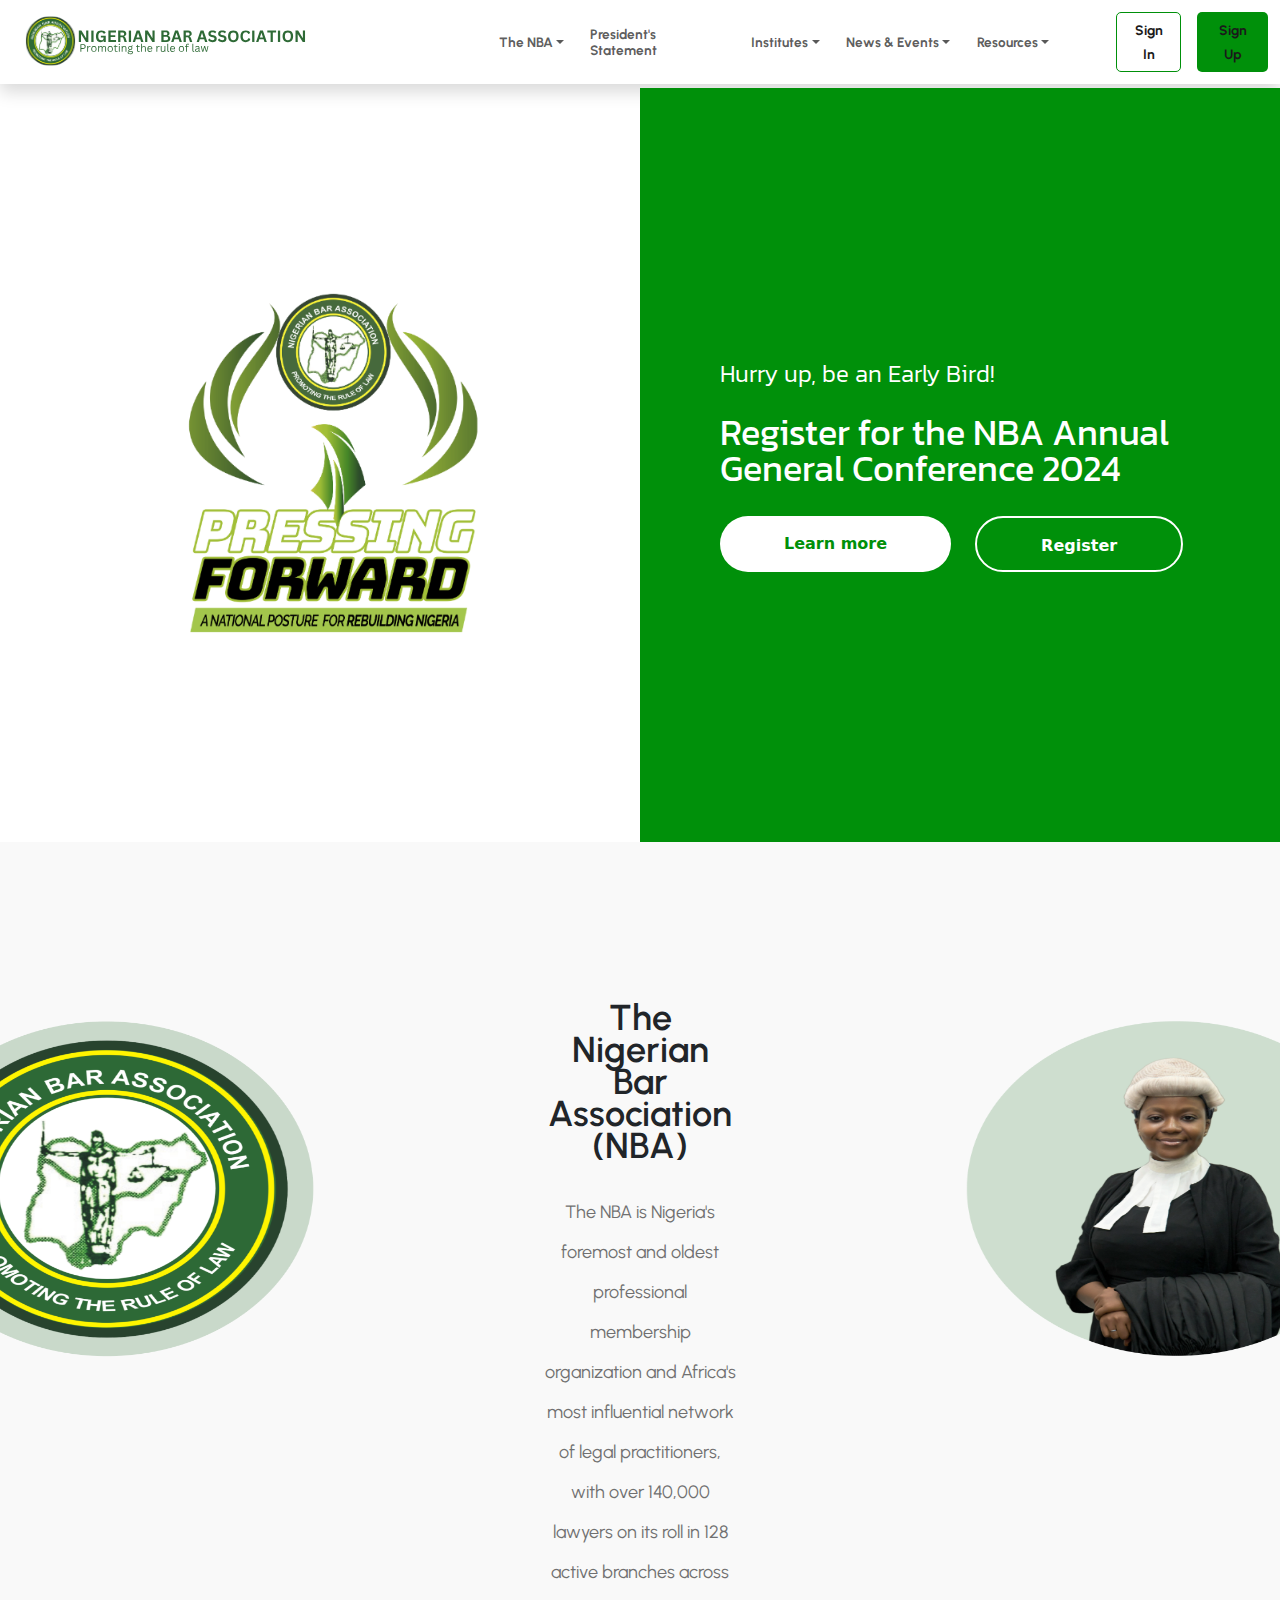
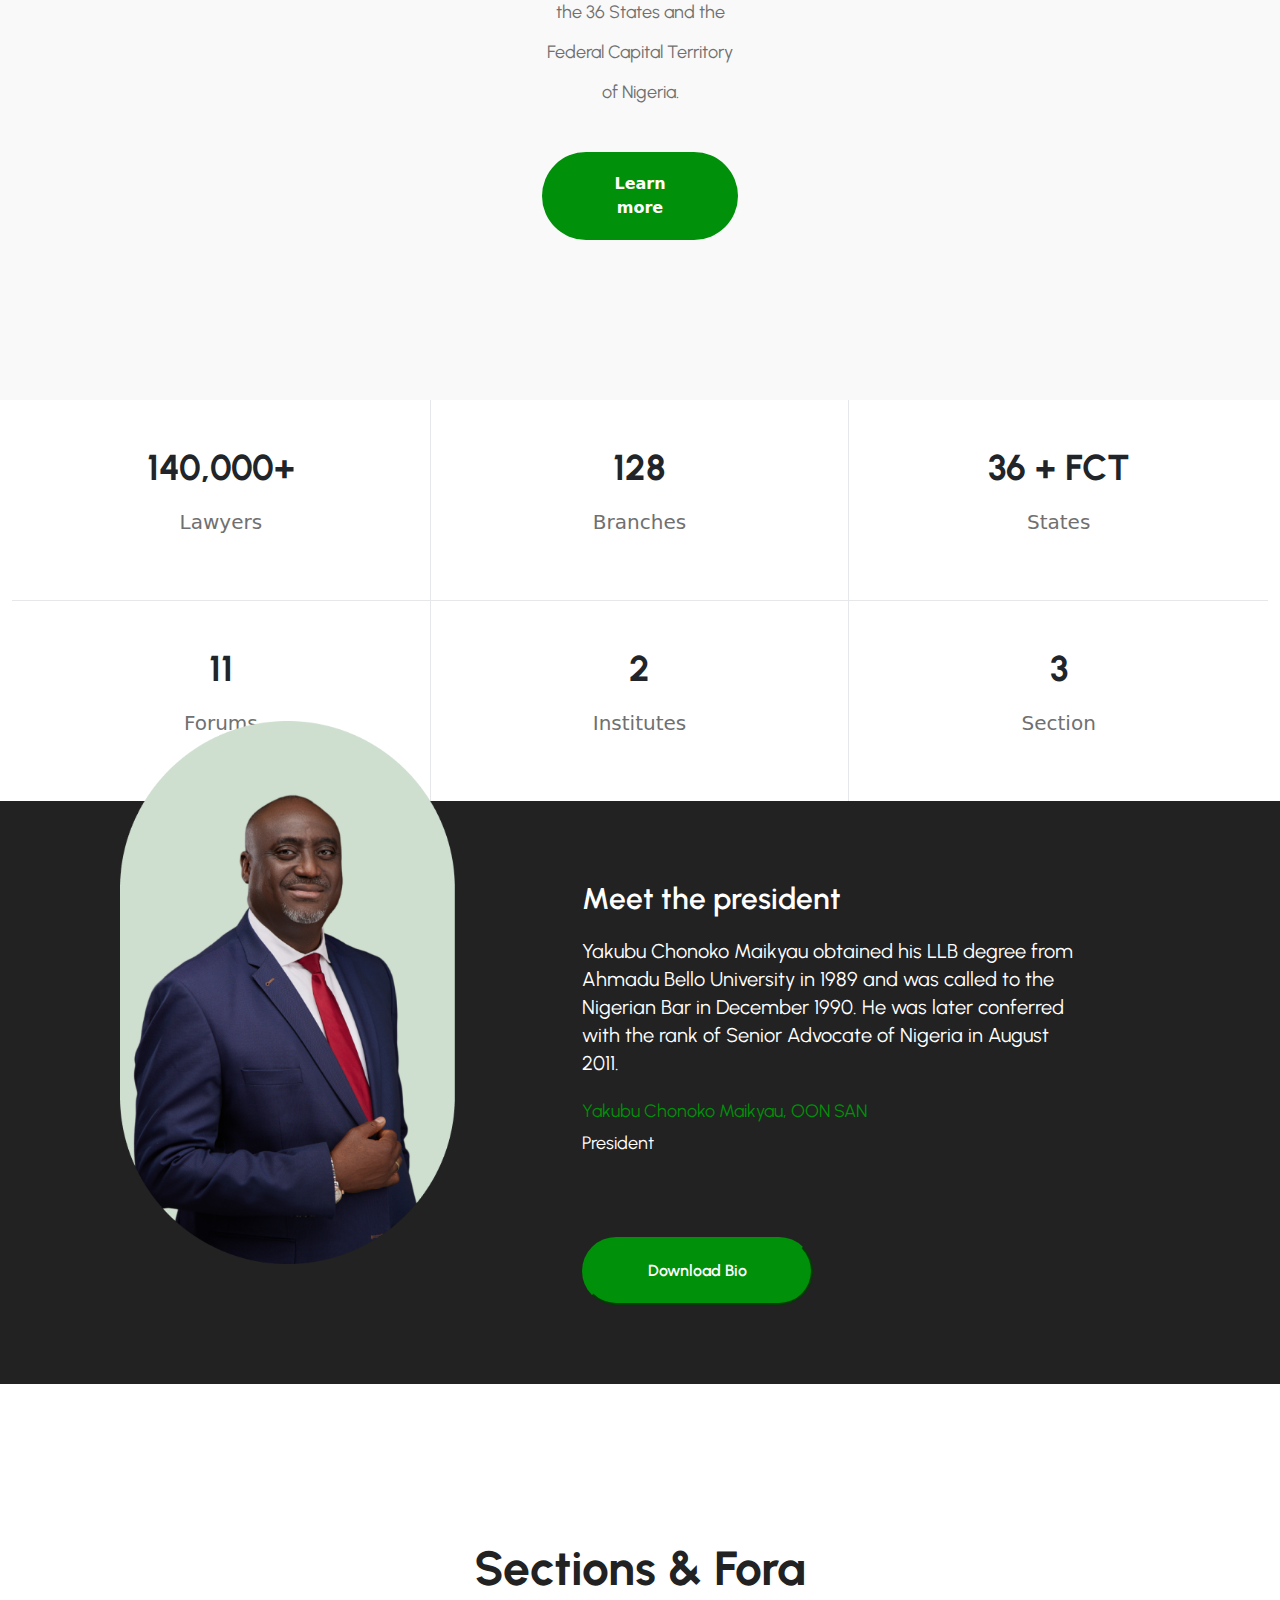
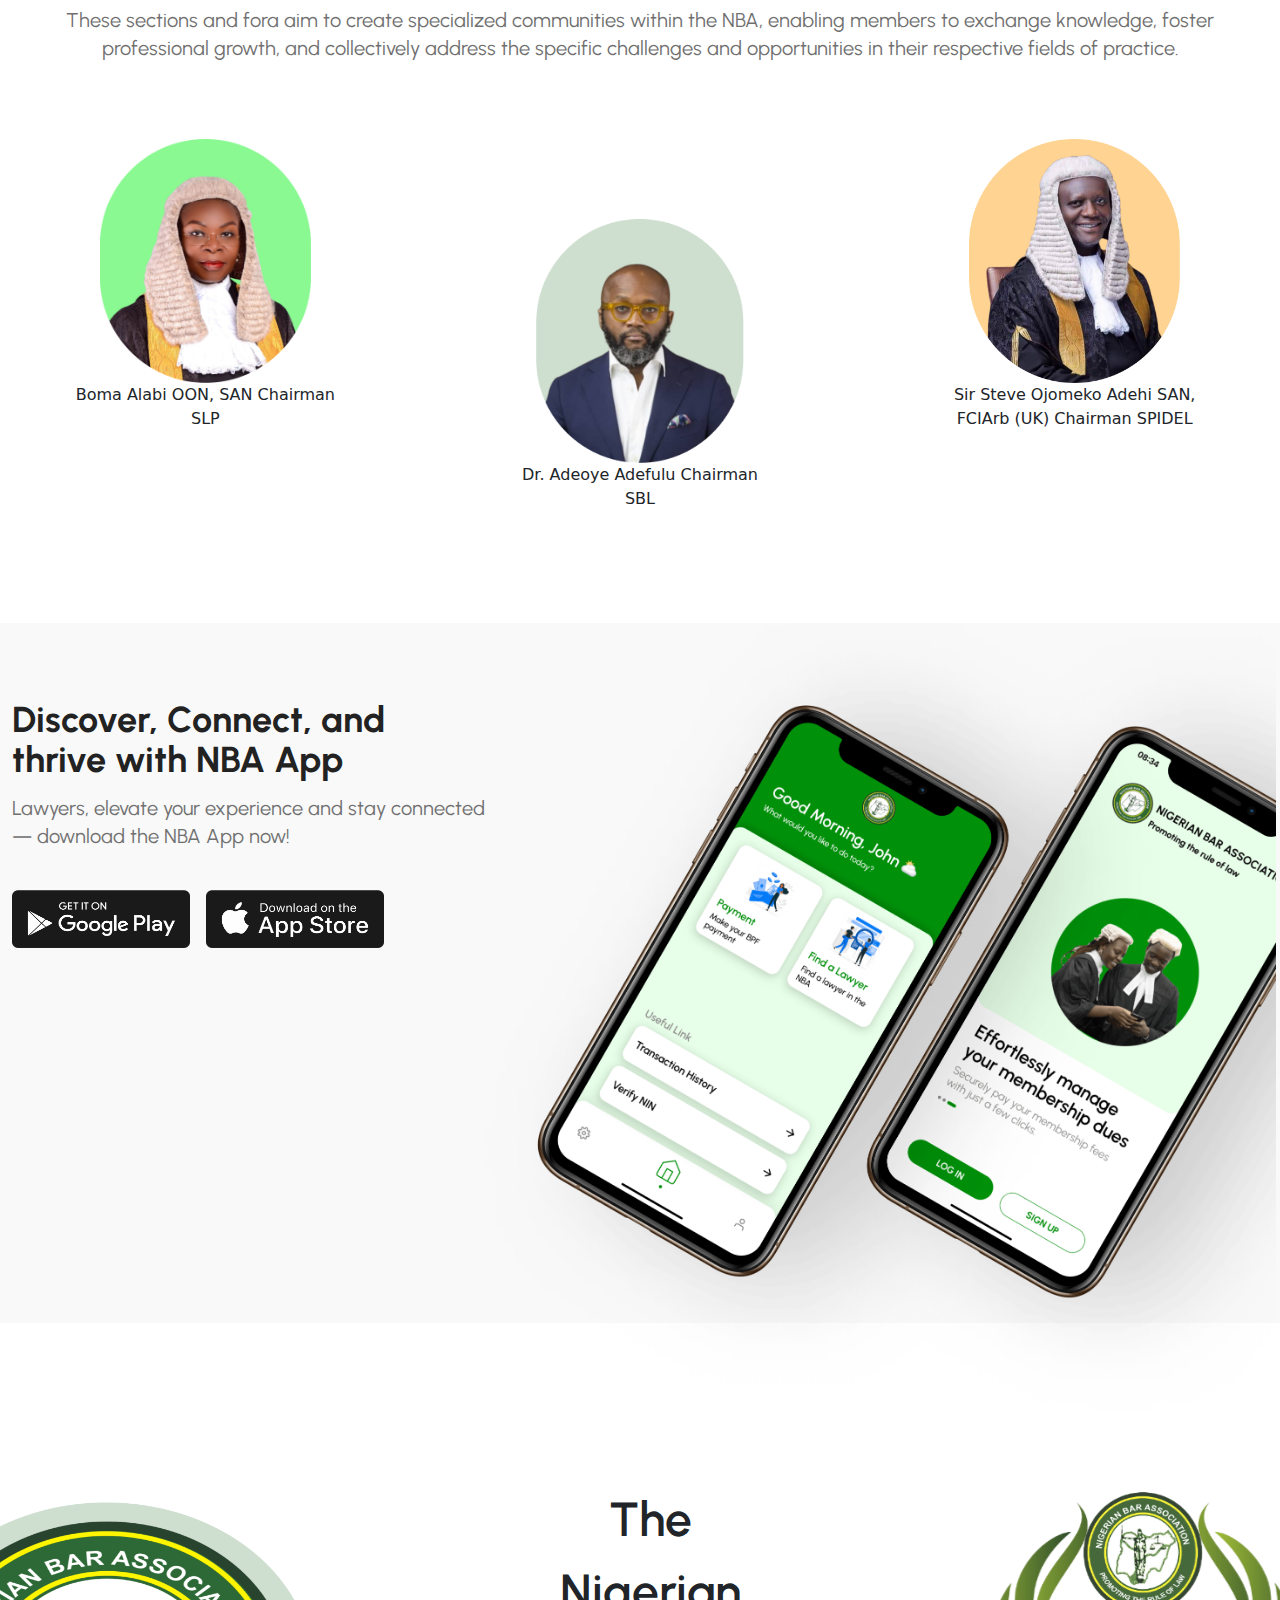
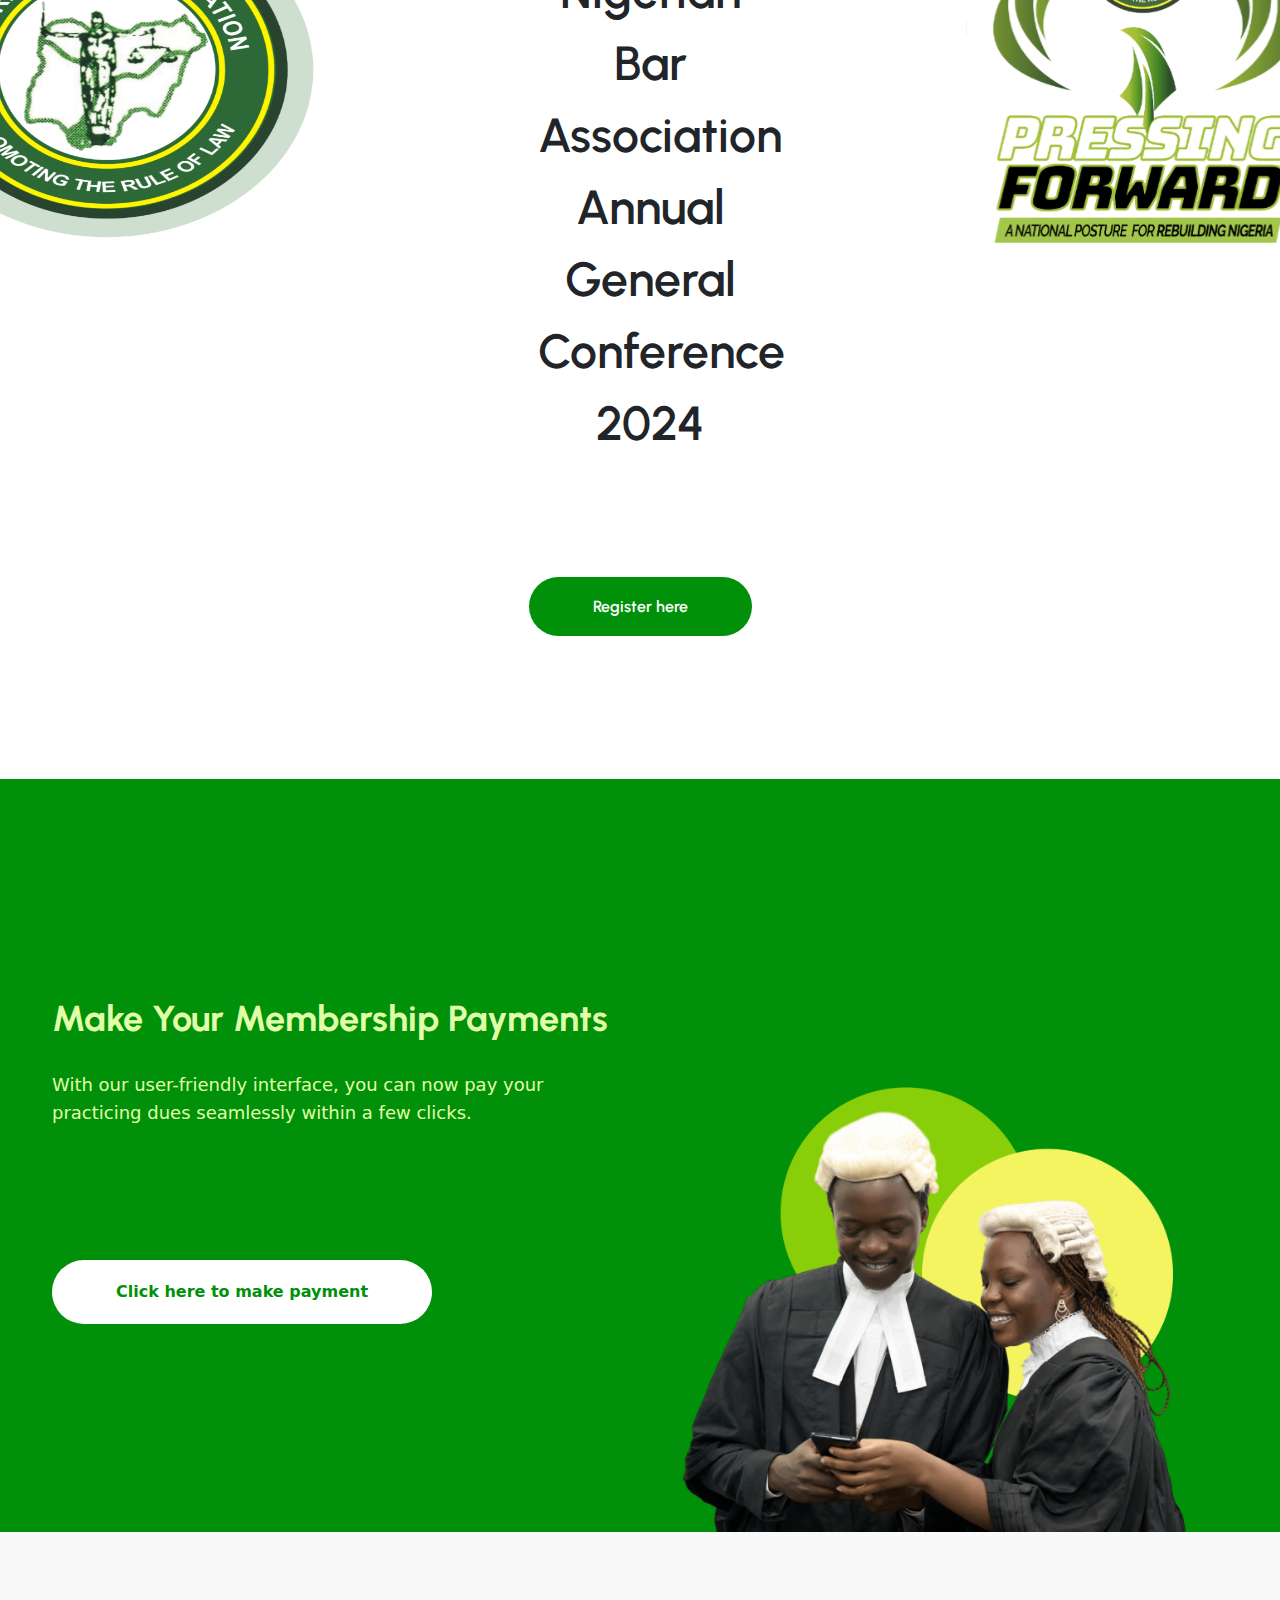
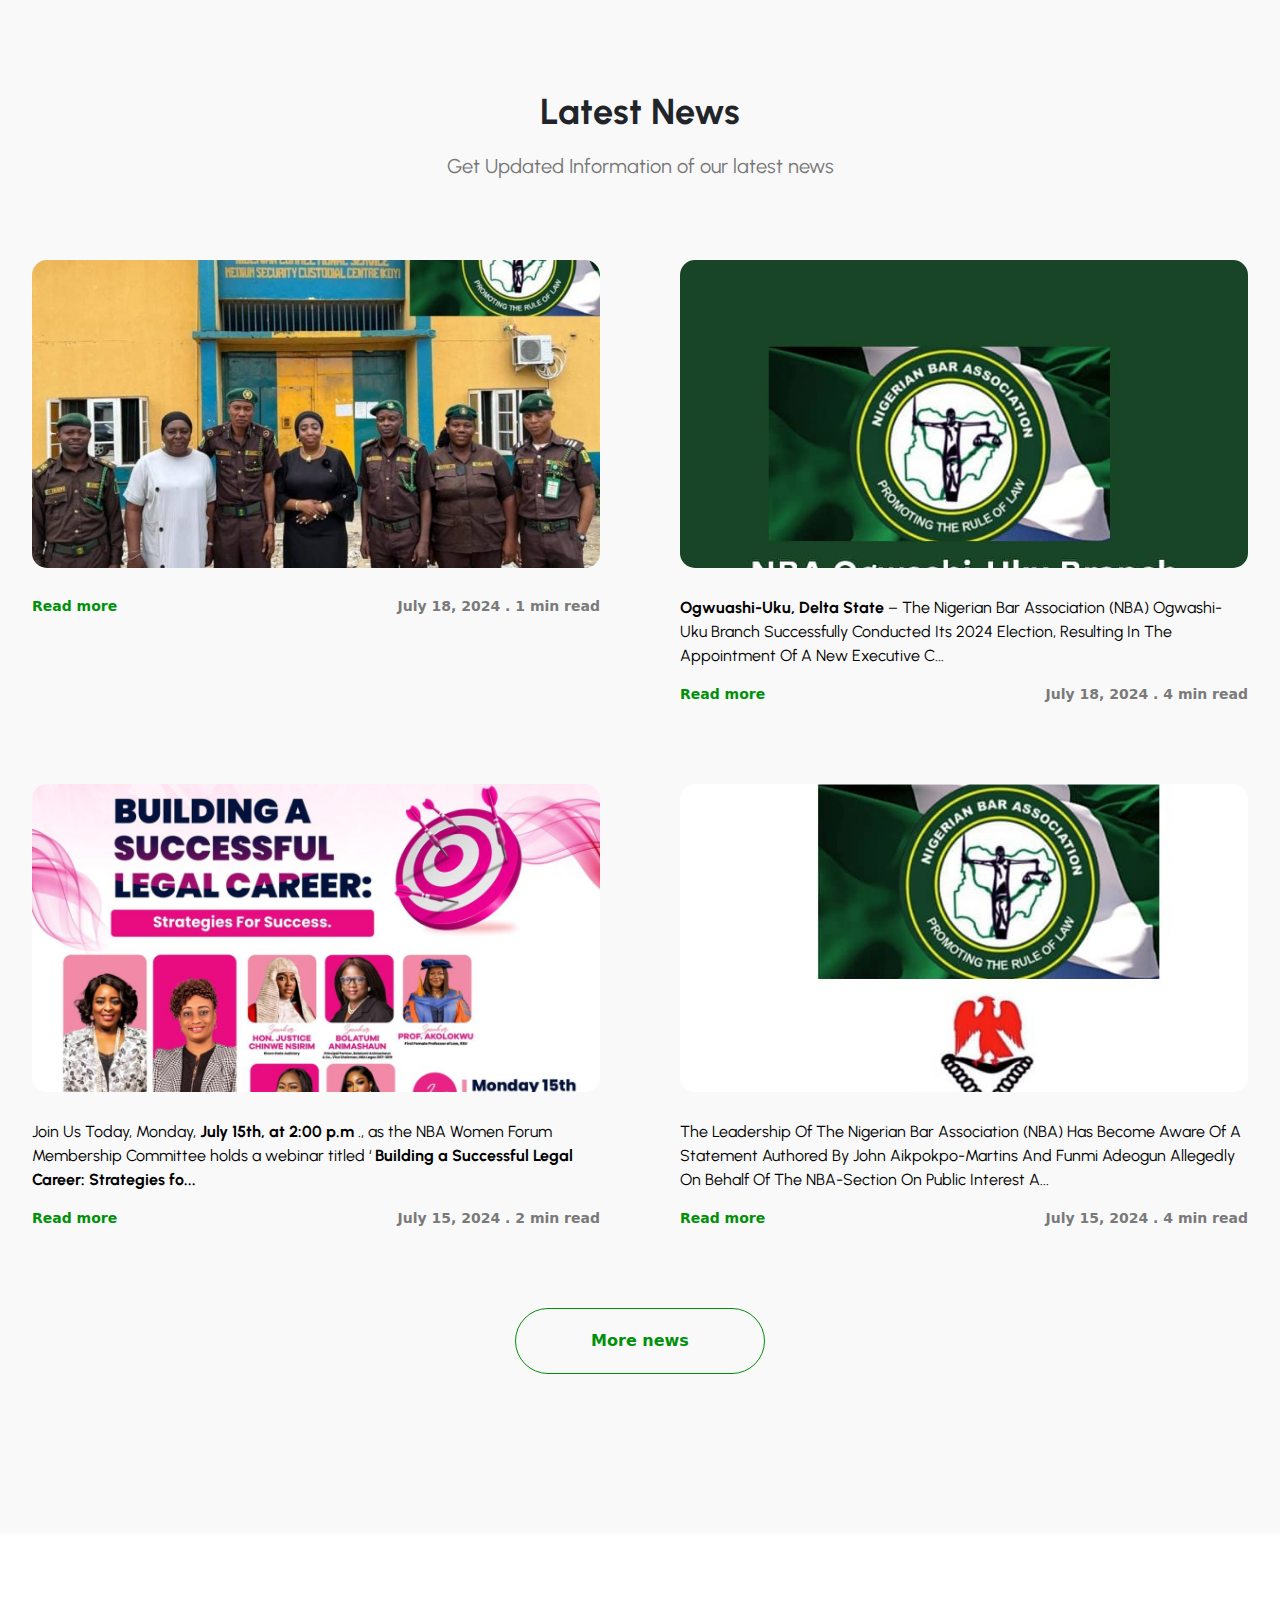
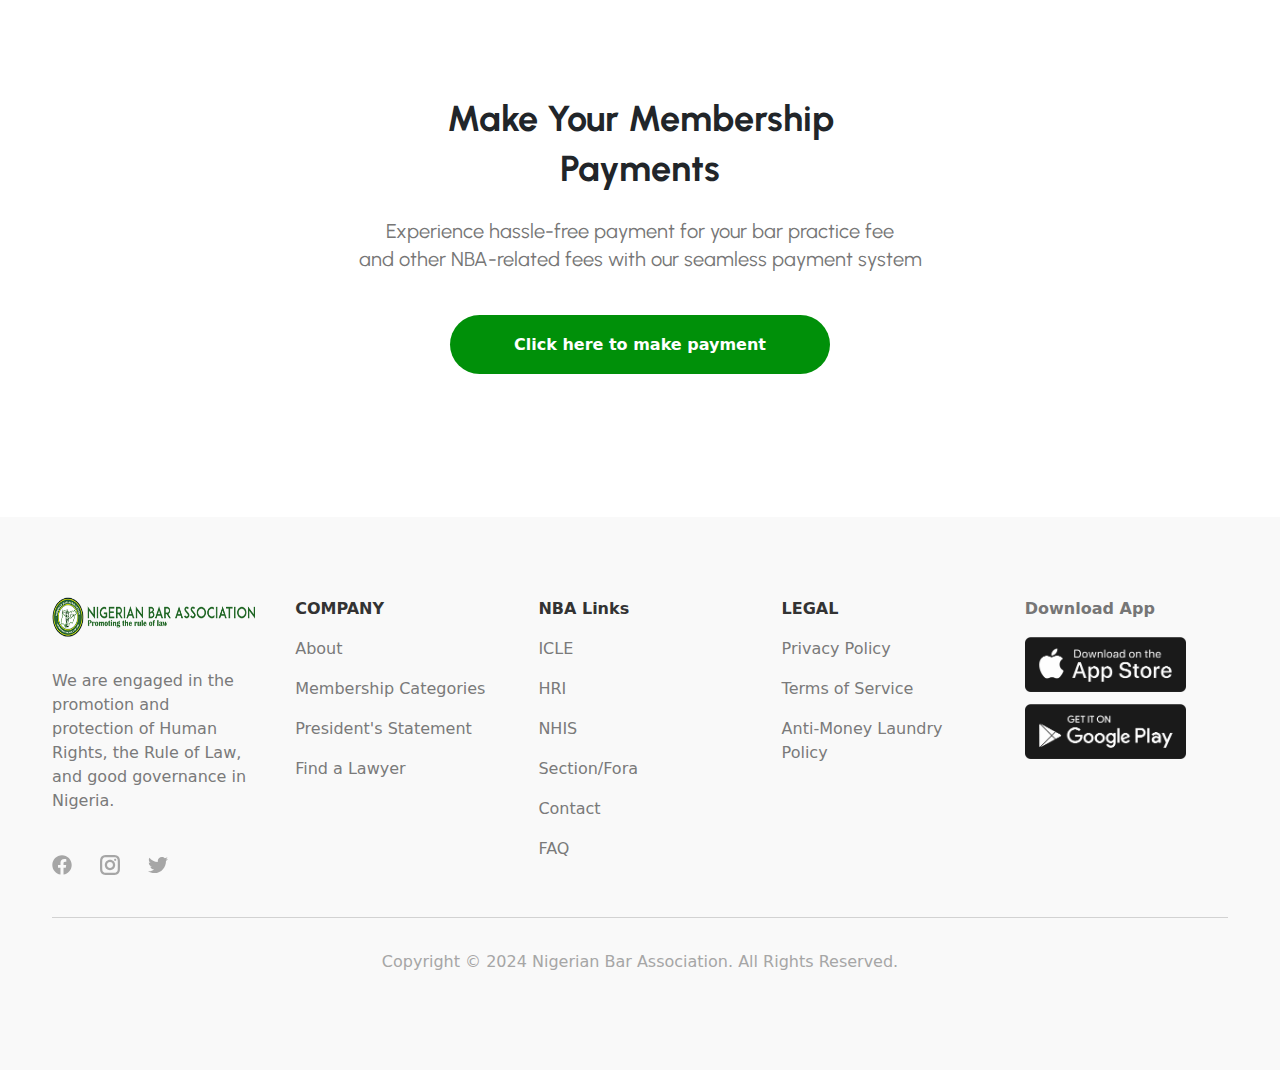
<file: index.html>
<!DOCTYPE html>
<html lang="en">
<head>
    <meta charset="UTF-8">
    <meta name="viewport" content="width=device-width, initial-scale=1.0">
    <title>Home / Nigerian Bar Association Dummy</title>
    <!--Fonts (Urbanist, Sans-serif)-->
    <link rel="preconnect" href="https://fonts.googleapis.com">
    <link rel="preconnect" href="https://fonts.gstatic.com" crossorigin>
    <link href="https://fonts.googleapis.com/css2?family=Urbanist:ital,wght@0,100..900;1,100..900&display=swap" rel="stylesheet">
    <!--Fonts (Kanit, Sans-serif)-->
    <link rel="preconnect" href="https://fonts.googleapis.com">
    <link rel="preconnect" href="https://fonts.gstatic.com" crossorigin>
    <link href="https://fonts.googleapis.com/css2?family=Kanit:ital,wght@0,100;0,200;0,300;0,400;0,500;0,600;0,700;0,800;0,900;1,100;1,200;1,300;1,400;1,500;1,600;1,700;1,800;1,900&family=Urbanist:ital,wght@0,100..900;1,100..900&display=swap" rel="stylesheet">
    <link rel="preconnect" href="https://fonts.googleapis.com">
    <!--Fonts (Poppins, Sans-serif)-->
    <link rel="preconnect" href="https://fonts.gstatic.com" crossorigin>
    <link href="https://fonts.googleapis.com/css2?family=Kanit:ital,wght@0,100;0,200;0,300;0,400;0,500;0,600;0,700;0,800;0,900;1,100;1,200;1,300;1,400;1,500;1,600;1,700;1,800;1,900&family=Poppins:ital,wght@0,100;0,200;0,300;0,400;0,500;0,600;0,700;0,800;0,900;1,100;1,200;1,300;1,400;1,500;1,600;1,700;1,800;1,900&family=Urbanist:ital,wght@0,100..900;1,100..900&display=swap" rel="stylesheet">
    <!--Fonts (Orbitron, Sans-serif)-->
    <link rel="preconnect" href="https://fonts.googleapis.com">
    <link rel="preconnect" href="https://fonts.gstatic.com" crossorigin>
    <link href="https://fonts.googleapis.com/css2?family=Kanit:ital,wght@0,100;0,200;0,300;0,400;0,500;0,600;0,700;0,800;0,900;1,100;1,200;1,300;1,400;1,500;1,600;1,700;1,800;1,900&family=Orbitron:wght@400..900&family=Poppins:ital,wght@0,100;0,200;0,300;0,400;0,500;0,600;0,700;0,800;0,900;1,100;1,200;1,300;1,400;1,500;1,600;1,700;1,800;1,900&family=Urbanist:ital,wght@0,100..900;1,100..900&display=swap" rel="stylesheet">
    <!--Fonts (Archivo, Sans-serif)-->
    <link rel="preconnect" href="https://fonts.googleapis.com">
    <link rel="preconnect" href="https://fonts.gstatic.com" crossorigin>
    <link href="https://fonts.googleapis.com/css2?family=Archivo:ital,wght@0,100..900;1,100..900&family=Kanit:ital,wght@0,100;0,200;0,300;0,400;0,500;0,600;0,700;0,800;0,900;1,100;1,200;1,300;1,400;1,500;1,600;1,700;1,800;1,900&family=Orbitron:wght@400..900&family=Poppins:ital,wght@0,100;0,200;0,300;0,400;0,500;0,600;0,700;0,800;0,900;1,100;1,200;1,300;1,400;1,500;1,600;1,700;1,800;1,900&family=Urbanist:ital,wght@0,100..900;1,100..900&display=swap" rel="stylesheet">
    <!--Fonts (Lindel-Hill, serif)-->
    <link rel="preconnect" href="https://fonts.googleapis.com">
    <link rel="preconnect" href="https://fonts.gstatic.com" crossorigin>
    <link href="https://fonts.googleapis.com/css2?family=Archivo:ital,wght@0,100..900;1,100..900&family=Kanit:ital,wght@0,100;0,200;0,300;0,400;0,500;0,600;0,700;0,800;0,900;1,100;1,200;1,300;1,400;1,500;1,600;1,700;1,800;1,900&family=Linden+Hill:ital@0;1&family=Orbitron:wght@400..900&family=Poppins:ital,wght@0,100;0,200;0,300;0,400;0,500;0,600;0,700;0,800;0,900;1,100;1,200;1,300;1,400;1,500;1,600;1,700;1,800;1,900&family=Urbanist:ital,wght@0,100..900;1,100..900&display=swap" rel="stylesheet">
    <!--Fonts (Open Sans, Sans-serif)-->
    <link rel="preconnect" href="https://fonts.googleapis.com">
    <link rel="preconnect" href="https://fonts.gstatic.com" crossorigin>
    <link href="https://fonts.googleapis.com/css2?family=Archivo:ital,wght@0,100..900;1,100..900&family=Kanit:ital,wght@0,100;0,200;0,300;0,400;0,500;0,600;0,700;0,800;0,900;1,100;1,200;1,300;1,400;1,500;1,600;1,700;1,800;1,900&family=Linden+Hill:ital@0;1&family=Open+Sans:ital,wght@0,300..800;1,300..800&family=Orbitron:wght@400..900&family=Poppins:ital,wght@0,100;0,200;0,300;0,400;0,500;0,600;0,700;0,800;0,900;1,100;1,200;1,300;1,400;1,500;1,600;1,700;1,800;1,900&family=Urbanist:ital,wght@0,100..900;1,100..900&display=swap" rel="stylesheet">
    <!--Bootstrap-->
    <link href="https://cdn.jsdelivr.net/npm/bootstrap@5.3.3/dist/css/bootstrap.min.css" rel="stylesheet" integrity="sha384-QWTKZyjpPEjISv5WaRU9OFeRpok6YctnYmDr5pNlyT2bRjXh0JMhjY6hW+ALEwIH" crossorigin="anonymous">
    <!--Favicon-->
    <link rel="icon" type="image/x-icon" href="./photos/favicon.png">
    <!--Stylesheet-->
    <link rel="stylesheet" href="style.css">
    <!--boxicon-->
    <link href='https://unpkg.com/boxicons@2.1.4/css/boxicons.min.css' rel='stylesheet'>

</head>
<body>
  <header class="menu shadow fixed top-0 z-3 w-full">
    <div class="container mx-auto">
      <nav class="navbar navbar-expand-xl" aria-label="Sixth navbar example">
          <a class="navbarlogo" href="index.html">
            <img class="navbar-logo" src="./SVGs/NBA-logo.svg" alt="">
          </a>
          <button class="navbar-toggler" type="button" data-bs-toggle="collapse" data-bs-target="#navbarsExample06" aria-controls="navbarsExample06" aria-expanded="false" aria-label="Toggle navigation">
              <svg class="navbar-toggler-icon" stroke="currentColor" fill="none" stroke-width="0" viewBox="0 0 15 15" color="#1A1A1A" height="28" width="28" xmlns="http://www.w3.org/2000/svg" style="color: rgb(26, 26, 26);">
                <path fill-rule="evenodd" clip-rule="evenodd" d="M1.5 3C1.22386 3 1 3.22386 1 3.5C1 3.77614 1.22386 4 1.5 4H13.5C13.7761 4 14 3.77614 14 3.5C14 3.22386 13.7761 3 13.5 3H1.5ZM1 7.5C1 7.22386 1.22386 7 1.5 7H13.5C13.7761 7 14 7.22386 14 7.5C14 7.77614 13.7761 8 13.5 8H1.5C1.22386 8 1 7.77614 1 7.5ZM1 11.5C1 11.2239 1.22386 11 1.5 11H13.5C13.7761 11 14 11.2239 14 11.5C14 11.7761 13.7761 12 13.5 12H1.5C1.22386 12 1 11.7761 1 11.5Z" fill="currentColor"></path>
              </svg>
          </button>
    
          <div class="collapse navbar-collapse" id="navbarsExample06">
            <ul class="navbar-nav">
              <li class="nav-item dropdown">
                <a class="nav-link dropdown-toggle" href="#" data-bs-toggle="dropdown" aria-expanded="false">The NBA</a>
                <ul class="dropdown-menu">
                  <li><a class="dropdown-item" href="./pages/about.html">About the NBA</a></li>
                  <li><a class="dropdown-item" href="./pages/branches.html">Branches</a></li>
               <li><a class="dropdown-item" href="#/section-and-fora">Section/Fora</a></li>
               <li><a class="dropdown-item" href="#/nhis">NBA NHIS</a></li>
               <li><a class="dropdown-item" href="#/find-a-lawyer">Find a lawyer</a></li>
               <li><a class="dropdown-item" href="#/contact">Contact Us</a></li>
                </ul>
              </li>
  
              <li class="nav-item">
                <a class="nav-link" href="#">President's Statement</a>
              </li>
  
              <li class="nav-item dropdown">
                <a class="nav-link dropdown-toggle" href="#" data-bs-toggle="dropdown" aria-expanded="false" >Institutes</a>
                <ul class="dropdown-menu">
                  <li><a class="dropdown-item" href="#">Continuous Education <br> (ICLE)</a></li>
                  <li><a class="dropdown-item" href="#">Human Rights Institute <br> (HRI)</a></li>
                </ul>
              </li>
  
              <li class="nav-item dropdown">
                <a class="nav-link dropdown-toggle" href="#" data-bs-toggle="dropdown" aria-expanded="false">News & Events</a>
                <ul class="dropdown-menu">
                  <li><a class="dropdown-item" href="#">NBA Blog</a></li>
                  <li><a class="dropdown-item" href="#">Conference</a></li>
                </ul>
              </li>
  
              <li class="nav-item dropdown">
                <a class="nav-link dropdown-toggle" href="#" data-bs-toggle="dropdown" aria-expanded="false">Resources</a>
                <ul class="dropdown-menu">
                  <li><a class="dropdown-item" href="./pages/membership-categories.html">Membership Categories</a></li>
                  <li><a class="dropdown-item" href="#">Payments</a></li>
                  <li><a class="dropdown-item" href="#">Reports</a></li>
                  <li><a class="dropdown-item" href="#">Donation</a></li>
                  <li><a class="dropdown-item" href="#">FAQ</a></li>
                  <li><a class="dropdown-item" href="#">Legal Mail</a></li>
                </ul>
              </li>
              <li class="separate-dropdown-content xl:hidden">
                <div class="separate-flex justify-between items-center container mx-auto">
                  <a class="separate-text" href="./pages/welcome.html" rel="nonreferrer" target="_blank">Membership
                  </a>
                </div>
              </li>
            </ul>
            
            <div class="nav-end gap-3">
              <button type="button" class="btn transparent-btnff">
                <a class="signin-btn" href="./pages/log-in.html" target="_blank">Sign In</a> 
              </button>
              <button type="button" class=" btn transparent-btnss">
                <a class="signup-btn" href="./pages/signup.html" target="_blank">Sign Up</a> 
              </button>
            </div>
          </div>
      </nav>
    </div> 
  </header>

  <section class="featurette w-full flex lg:flex-row">
    <div class="featurette-left">
      <div class="conference-featuretteLogo order-md-1">
        <img class="featurette-image mx-auto" src="./SVGs/conference-logo.svg" alt="logo">
      </div>
    </div>
    <div class="conference-featuretteText col-md-6 order-md-2">
      <p class="lead">Hurry up, be an Early Bird!</p>
      <h1 class="featurette-heading fw-normal lh-1">Register for the NBA Annual General Conference 2024</h1>
      <div class="featurette-btns mt-39px flex lg:flex-row flex-col gap-6">
        <a class="white-btn btn-primary" href="#./pages/learn-more.html" role="button">Learn more</a>
        <a class="whiteOutline-btn btn-primary" href="./pages/conference-register.html" role="button">Register</a>
      </div>
    </div>
  </section>

  <section class="relative-bg-peach xl:overflow-hidden flex">
    <div class="img-left overflow-hidden">
      <img class="overflow-hidden" src="./photos/logo-on-olive-bg.png" alt="" width="373" height="373">
    </div>
    <div class="text-center container mx-auto">
      <div class="text-area flex flex-col">
        <p class="bold-text">The Nigerian Bar Association (NBA)</p>
        <p class="gray-text">
          The NBA is Nigeria's foremost and oldest professional 
          membership organization and Africa's most influential 
          network of legal practitioners, with over 140,000 lawyers 
          on its roll in 128 active branches across the 36 States and 
          the Federal Capital Territory of Nigeria.
        </p>
        <div class="greenBig-btn mx-auto flex">
          <a class="green-button btn-primary" href="./pages/about.html">Learn more</a>
        </div>
      </div>
    </div>
    <div class="img-right overflow-hidden">
      <img class="overflow-hidden" src="./photos/lady-on-olive-bg.png" alt="" width="373" height="373">
    </div>
  </section> 

  <section class="p-52 z-0">
    <div class="container mx-auto w-full">
      <div class="grid lg-grid-cols-3 grid-cols-2">
        <div class="flex-first flex-col">
          <p class="bolder-text">140,000+</p>
          <p class="light-text">Lawyers</p>
        </div>
        <div class="flex-second flex-col">
          <p class="bolder-text">128</p>
          <p class="light-text">Branches</p>
        </div>
        <div class="flex-third flex-col">
          <p class="bolder-text">36 + FCT</p>
          <p class="light-text">States</p>
        </div>
        <div class="flex-fourth flex-col">
          <p class="bolder-text">11</p>
          <p class="light-text">Forums</p>
        </div>
        <div class="flex-fifth flex-col">
          <p class="bolder-text">2</p>
          <p class="light-text">Institutes</p>
        </div>
        <div class="flex-sixth flex-col">
          <p class="bolder-text">3</p>
          <p class="light-text">Section</p>
        </div>
      </div>
    </div>
  </section>

  <section class="relative-bg-black">
    <div class="container mx-auto flex-textPhoto flex-col">
      <div class="relative-img">
        <img class="gray-photo mx-auto" src="./photos/president-on-gray-bg.png" alt="NBA-president">
      </div>
      <div class="photo-text">
        <p class="white-boldText">Meet the president</p>
        <p class="white-lightText">Yakubu Chonoko Maikyau obtained his LLB degree from 
          Ahmadu Bello University in 1989 and was called to the Nigerian Bar in December 1990. 
          He was later conferred with the rank of Senior Advocate of Nigeria in August 2011.
        </p>
        <p class="green-text">Yakubu Chonoko Maikyau, OON SAN</p>
        <p class="white-lighttext">President</p>
        <div class="mt-20">
          <button class="button-mt primary-button">Download Bio</button>
        </div>
      </div>
    </div>
  </section>

  <section class="fora-heading px-10 py-40">
    <div class="container mx-auto fora-width">
      <h2 class="fora-headerTextBold">
        Sections & Fora<br>
        <span class="fora-headerTextLight">These sections and fora aim to create specialized 
        communities within the NBA, enabling members to exchange knowledge, foster professional growth, 
        and collectively address the specific challenges and opportunities in their respective fields of 
        practice.
        </span>
      </h2>
      <div class="grid xl:grid-cols-3 grid-cols-1 grid-gap fora-grid">
        <div class="mx-auto fora-photoText">
          <img class="fora-img" src="./photos/chairman-slp.png" alt="chairman-slp">
          <p class="imgTextmedium">Boma Alabi
            <span class="imgTextxsmall">OON, SAN</span>
            <span class="imgTextnormal">Chairman SLP</span>
          </p>
        </div>
        <div class="mx-auto fora-photoTextsecond">
          <img class="fora-img" src="./photos/chairman-sbl.png" alt="chairman-sbl">
          <p class="imgTextmedium">Dr. Adeoye Adefulu
            <span class="imgTextnormal">Chairman SBL</span>
          </p>
        </div>
        <div class="mx-auto fora-photoText">
          <img class="fora-img" src="./photos/chairman-spidel.png" alt="chairman-spidel">
          <p class="imgTextmedium">Sir Steve Ojomeko Adehi
            <span class="imgTextxsmall">SAN, FCIArb (UK)</span>
            <span class="imgTextnormal">Chairman SPIDEL</span>
          </p>
        </div>
      </div>
    </div>
  </section>

  <section class="featurette-bg-gray">
    <div class="relative-featurette">
      <div class="container mx-auto grayFlex-relative">
        <div class="featurette-text">
          <h3 class="headingText">
            Discover, Connect, and 
            <br>
            thrive with NBA App
            <span class="smalltext">Lawyers, elevate your experience and stay connected
              <br>
              — download the NBA App now!
            </span>
          </h3>
          <div class="flex-link">
            <a href="https://apps.apple.com/ng/app/nba-digital-app/id6464066248" rel="nonreferrer" target="_blank">
              <img class="android" src="./photos/playstore-logo.png" alt="">
            </a>
            <a href="https://play.google.com/store/apps/details?id=ng.org.nigerianbar" rel="nonreferrer" target="_blank">
              <img class="ios" src="./photos/appstore-logo.png" alt="">
            </a>
          </div>
        </div>
        <div class="absolute-img overflow-hidden">
          <div class="absoluteImg-sizing">
            <img class="img-control" src="./photos/iphone-mock-ups.png" alt="">
          </div>
        </div>
      </div>
    </div>
  </section>

  <section class="relative-bg-white xl:overflow-hidden flex">
    <div class="bgWhite-img-left overflow-hidden">
      <img class="overflow-hidden" src="./photos/logo-on-olive-bg.png" alt="" width="373" height="373">
    </div>
    <div class="bgWhite-text-center container mx-auto">
      <div class="bg-whiteText-area flex flex-col">
        <p class="bg-whiteText">The Nigerian Bar Association Annual General Conference 2024</p>
      </div>
      <div class="bgWhite-greenBig-btn mx-auto flex">
        <a class="bgWhite-green-button btn-primary" href="./pages/conference-register.html">Register here</a>
      </div>
    </div>
    <div class="bgWhite-img-right overflow-hidden">
      <img class="overflow-hidden" src="./SVGs/conference-logo.svg" alt="" width="373" height="373">
    </div>
  </section>

  <section class="bg-green xl:py-52">
    <div class="container mx-auto bg-greenContent xl:flex-row w-full">
      <div class="flex flex-col greenContent-text">
        <h3 class="lime-boldText">Make Your Membership Payments</h3>
        <p class="lime-lightText">With our user-friendly interface, 
          you can now pay your practicing dues seamlessly within a few clicks.
        </p>
      </div>
      <a class="greenContent-btn" href="#">Click here to make payment</a>
    </div>
    <img class="relative-greenImg" src="./photos/man-woman-green-bg.png" alt="make-payment">
  </section>

  <section class="bg-peach xl:py-40">
    <div class="container mx-auto relative-heading">
      <h3 class="headingBold">Latest News
        <span class="headingLight">Get Updated Information of our latest news</span>
      </h3>
      <div class="news-grid grid-cols-1 gap-20 lg:grid-cols-2 2xl:grid-cols-4">
      <div>
        <a href="https://blog.nigerianbar.org.ng/2024/07/17/nba-3rd-vice-president-visits-lagos-medium-correctional-centre-to-address-overcrowding/"
          rel="noreferrer" target="_blank">
          <img class="grid-photo" src="./photos/vice-president-lagos-visit.jpg">
          <p class="gridPhoto-text">
            <span>
              <figure class="wp-block-image size-large is-resized"></figure>
            </span>
          </p>
        </a>
        <div class="gridText-footer">
          <a class="textFooterOne" href="https://blog.nigerianbar.org.ng/2024/07/17/nba-3rd-vice-president-visits-lagos-medium-correctional-centre-to-address-overcrowding/"
            rel="noreferrer" target="_blank">Read more
          </a>
          <span class="textFooterTwo">
            July 18, 2024
            .
            <span class="textFooterSubTwo">1 min read</span>
          </span>
        </div>
      </div>
      <div>
        <a href="https://blog.nigerianbar.org.ng/2024/07/15/nba-ogwashi-uku-branch-elects-new-executive-committee/"
          rel="noreferrer" target="_blank">
          <img class="grid-photo" src="./photos/delta-state-election.png">
          <p class="gridPhoto-text">
            <span>
              <p class="texts">
                <strong>Ogwuashi-Uku, Delta State</strong>
                – The Nigerian Bar Association (NBA) Ogwashi-Uku Branch Successfully Conducted Its 2024 Election, 
                Resulting In The Appointment Of A New Executive C...
              </p>
            </span>
          </p>
        </a>
        <div class="gridText-footer">
          <a class="textFooterOne" href="https://blog.nigerianbar.org.ng/2024/07/15/nba-ogwashi-uku-branch-elects-new-executive-committee/"
            rel="noreferrer" target="_blank">Read more
          </a>
          <span class="textFooterTwo">
            July 18, 2024
            .
            <span class="textFooterSubTwo">4 min read</span>
          </span>
        </div>
      </div>
      <div>
        <a href="https://blog.nigerianbar.org.ng/2024/07/15/nbawf-join-us-today-for-an-insightful-webinar-on-building-a-successful-legal-career/"
          rel="noreferrer" target="_blank">
          <img class="grid-photo" src="./photos/successful-legal-webinar.png">
          <p class="gridPhoto-text">
            <span>
              <p class="texts">
                Join Us Today, Monday,
                <strong>July 15th, at 2:00 p.m</strong>
                ., as the NBA Women Forum Membership Committee holds a webinar titled ‘
                <strong>Building a Successful Legal Career: Strategies fo...</strong>
              </p>
            </span>
          </p>
        </a>
        <div class="gridText-footer">
          <a class="textFooterOne" href="https://blog.nigerianbar.org.ng/2024/07/15/nbawf-join-us-today-for-an-insightful-webinar-on-building-a-successful-legal-career/"
            rel="noreferrer" target="_blank">Read more
          </a>
          <span class="textFooterTwo">
            July 15, 2024
            .
            <span class="textFooterSubTwo">2 min read</span>
          </span>
        </div>
      </div>
      <div>
        <a href="https://blog.nigerianbar.org.ng/2024/07/15/notice-of-disclaimer-and-nba-official-reaction-to-issuance-of-cmris/"
          rel="noreferrer" target="_blank">
          <img class="grid-photo" src="./photos/statement.png">
          <p class="gridPhoto-text">
            <span>
              <p class="texts">
                The Leadership Of The Nigerian Bar Association (NBA) Has Become Aware Of A Statement Authored 
                By John Aikpokpo-Martins And Funmi Adeogun Allegedly On Behalf Of The NBA-Section On Public Interest A...
              </p>
            </span>
          </p>
        </a>
        <div class="gridText-footer">
          <a class="textFooterOne" href="https://blog.nigerianbar.org.ng/2024/07/15/notice-of-disclaimer-and-nba-official-reaction-to-issuance-of-cmris/"
            rel="noreferrer" target="_blank">Read more
          </a>
          <span class="textFooterTwo">
            July 15, 2024
            .
            <span class="textFooterSubTwo">4 min read</span>
          </span>
        </div>
      </div>
      </div>
      <a class="mx-auto outline-green-btn" href="https://blog.nigerianbar.org.ng/news/" rel="nonreferrer" target="_blank">
        More news
      </a>
    </div>
  </section>

  <section class="payment pb-20 px-5 lg:pb-40 lg:px-0 p-40">
    <div class="container mx-auto payment-text">
      <h3 class="paymentText-header">
        Make Your Membership
        <br>
        Payments
      </h3>
      <p class="paymentText-light">
        Experience hassle-free payment for your bar practice fee
        <br>
        and other NBA-related fees with our seamless payment system
      </p>
      <a class="payment-btn" href="./pages/welcome.html" rel="noreferrer" target="_blank">
        Click here to make payment
      </a>
    </div>
  </section>

  <footer class="footer-bg">
    <div class="container mx-auto">
      <div class="footer-grid xl:grid-cols-5 grid-cols-2">
        <div class="diff-grid xl:col-span-1 col-span-2">
          <img class="footer-NBAlogo" src="./photos/logo-NBA.png" alt="NBA-logo">
          <p class="footerLogo-text">
            We are engaged in the promotion and protection of Human Rights, 
            the Rule of Law, and good governance in Nigeria.
          </p>
          <div class="diffgrid-icon">
            <a href="https://web.facebook.com/NigerianBarAssociationHQ/" target="_blank" rel="noreferrer">
              <svg stroke="currentColor" fill="currentColor" stroke-width="0" viewBox="0 0 512 512" color="#A6A6A6" height="20" width="20" xmlns="http://www.w3.org/2000/svg" style="color: rgb(166, 166, 166);">
                <path d="M504 256C504 119 393 8 256 8S8 119 8 256c0 123.78 90.69 226.38 209.25 245V327.69h-63V256h63v-54.64c0-62.15 37-96.48 93.67-96.48 27.14 0 55.52 4.84 55.52 4.84v61h-31.28c-30.8 0-40.41 19.12-40.41 38.73V256h68.78l-11 71.69h-57.78V501C413.31 482.38 504 379.78 504 256z">
                </path>
              </svg>
            </a>
            <a href="https://www.instagram.com/nigerianbar/" target="_blank" rel="noreferrer">
              <svg stroke="currentColor" fill="currentColor" stroke-width="0" viewBox="0 0 24 24" color="#A6A6A6" height="20" width="20" xmlns="http://www.w3.org/2000/svg" style="color: rgb(166, 166, 166);">
                <path d="M17.3183118,0.0772036939 C18.5358869,0.132773211 19.3775594,0.311686093 20.156489,0.614412318 C20.9357539,0.917263935 21.5259307,1.30117806 22.1124276,1.88767349 C22.6988355,2.47414659 23.0827129,3.06422396 23.3856819,3.84361655 C23.688357,4.62263666 23.8672302,5.46418415 23.9227984,6.68172489 C23.9916356,8.19170553 24,8.72394829 24,11.9999742 C24,15.2760524 23.9916355,15.808302 23.9227954,17.3182896 C23.8672306,18.5358038 23.6883589,19.3773584 23.3855877,20.1566258 C23.0826716,20.9358162 22.6987642,21.5259396 22.1124276,22.1122749 C21.5259871,22.6987804 20.9357958,23.0827198 20.1563742,23.3856323 C19.3772192,23.6883583 18.5357324,23.8672318 17.3183209,23.9227442 C15.8086874,23.9916325 15.2765626,24 12,24 C8.72343739,24 8.19131258,23.9916325 6.68172382,23.9227463 C5.46426077,23.8672314 4.62270711,23.6883498 3.84342369,23.3855738 C3.0641689,23.0827004 2.47399369,22.6987612 1.88762592,22.1123283 C1.30117312,21.525877 0.91721975,20.9357071 0.614318116,20.1563835 C0.311643016,19.3773633 0.132769821,18.5358159 0.0772038909,17.3183251 C0.0083529426,15.8092887 0,15.2774634 0,11.9999742 C0,8.7225328 0.00835296697,8.19071076 0.0772047368,6.68165632 C0.132769821,5.46418415 0.311643016,4.62263666 0.614362729,3.84350174 C0.91719061,3.06430165 1.30113536,2.4741608 1.88757245,1.88772514 C2.47399369,1.30123879 3.0641689,0.917299613 3.84345255,0.614414972 C4.62236201,0.311696581 5.46409415,0.132773979 6.68163888,0.0772035898 C8.19074867,0.00835221992 8.72252573,0 12,0 C15.2774788,0 15.8092594,0.00835235053 17.3183118,0.0772036939 Z M12,2.66666667 C8.75959504,2.66666667 8.26400713,2.67445049 6.80319929,2.74109814 C5.87614637,2.78341009 5.31952221,2.90172878 4.80947575,3.09995521 C4.37397765,3.26922052 4.09725505,3.44924273 3.77324172,3.77329203 C3.44916209,4.09737087 3.26913181,4.37408574 3.09996253,4.80937168 C2.90169965,5.31965737 2.78340891,5.87618164 2.74109927,6.80321713 C2.67445122,8.26397158 2.66666667,8.75960374 2.66666667,11.9999742 C2.66666667,15.2403924 2.67445121,15.7360281 2.74109842,17.1967643 C2.78340891,18.1238184 2.90169965,18.6803426 3.09990404,19.1904778 C3.26914133,19.6259017 3.44919889,19.9026659 3.77329519,20.2267614 C4.09725505,20.5507573 4.37397765,20.7307795 4.80932525,20.8999863 C5.31971515,21.0982887 5.87621193,21.2165784 6.80323907,21.2588497 C8.26460439,21.3255353 8.76051223,21.3333333 12,21.3333333 C15.2394878,21.3333333 15.7353956,21.3255353 17.1968056,21.2588476 C18.123775,21.216579 18.6802056,21.0982995 19.1905083,20.9000309 C19.6260288,20.7307713 19.9027426,20.5507596 20.2267583,20.226708 C20.5507492,19.9027179 20.7308046,19.6259456 20.9000375,19.1906283 C21.0983009,18.6803412 21.2165908,18.1238118 21.2588986,17.196779 C21.3255376,15.7350718 21.3333333,15.2390126 21.3333333,11.9999742 C21.3333333,8.76098665 21.3255376,8.26493375 21.2589016,6.80323567 C21.2165911,5.87618164 21.0983004,5.31965737 20.9001178,4.80957831 C20.7308131,4.37403932 20.550774,4.09729207 20.2267583,3.77324038 C19.9027658,3.44924868 19.6260264,3.26922777 19.1905015,3.09996643 C18.6803988,2.90171817 18.1238378,2.78341062 17.1967608,2.74109868 C15.7359966,2.67445057 15.2404012,2.66666667 12,2.66666667 Z M12,18.2222222 C8.56356156,18.2222222 5.77777778,15.4364384 5.77777778,12 C5.77777778,8.56356156 8.56356156,5.77777778 12,5.77777778 C15.4364384,5.77777778 18.2222222,8.56356156 18.2222222,12 C18.2222222,15.4364384 15.4364384,18.2222222 12,18.2222222 Z M12,15.5555556 C13.9636791,15.5555556 15.5555556,13.9636791 15.5555556,12 C15.5555556,10.0363209 13.9636791,8.44444444 12,8.44444444 C10.0363209,8.44444444 8.44444444,10.0363209 8.44444444,12 C8.44444444,13.9636791 10.0363209,15.5555556 12,15.5555556 Z M18.2222222,7.11111111 C17.4858426,7.11111111 16.8888889,6.51415744 16.8888889,5.77777778 C16.8888889,5.04139811 17.4858426,4.44444444 18.2222222,4.44444444 C18.9586019,4.44444444 19.5555556,5.04139811 19.5555556,5.77777778 C19.5555556,6.51415744 18.9586019,7.11111111 18.2222222,7.11111111 Z">
                </path>
              </svg>
            </a>
            <a href="https://twitter.com/NigBarAssoc" target="_blank" rel="noreferrer">
              <svg stroke="currentColor" fill="currentColor" stroke-width="0" viewBox="0 0 512 512" color="#A6A6A6" height="20" width="20" xmlns="http://www.w3.org/2000/svg" style="color: rgb(166, 166, 166);">
                <path d="M459.37 151.716c.325 4.548.325 9.097.325 13.645 0 138.72-105.583 298.558-298.558 298.558-59.452 0-114.68-17.219-161.137-47.106 8.447.974 16.568 1.299 25.34 1.299 49.055 0 94.213-16.568 130.274-44.832-46.132-.975-84.792-31.188-98.112-72.772 6.498.974 12.995 1.624 19.818 1.624 9.421 0 18.843-1.3 27.614-3.573-48.081-9.747-84.143-51.98-84.143-102.985v-1.299c13.969 7.797 30.214 12.67 47.431 13.319-28.264-18.843-46.781-51.005-46.781-87.391 0-19.492 5.197-37.36 14.294-52.954 51.655 63.675 129.3 105.258 216.365 109.807-1.624-7.797-2.599-15.918-2.599-24.04 0-57.828 46.782-104.934 104.934-104.934 30.213 0 57.502 12.67 76.67 33.137 23.715-4.548 46.456-13.32 66.599-25.34-7.798 24.366-24.366 44.833-46.132 57.827 21.117-2.273 41.584-8.122 60.426-16.243-14.292 20.791-32.161 39.308-52.628 54.253z">
                </path>
              </svg>
            </a>
          </div>
        </div>
        <div>
          <p class="footerText-bold">COMPANY</p>
          <a class="footerText-light" href="./pages/about.html">About</a>
          <a class="footerText-light" href="./pages/membership-categories.html">Membership Categories</a>
          <a class="footerText-light" href="#">President's Statement</a>
          <a class="footerText-light" href="#">Find a Lawyer</a>
        </div>
        <div>
          <p class="footerText-bold">NBA Links</p>
          <a class="footerText-light" href="#">ICLE</a>
          <a class="footerText-light" href="#">HRI</a>
          <a class="footerText-light" href="#">NHIS</a>
          <a class="footerText-light" href="#">Section/Fora</a>
          <a class="footerText-light" href="#">Contact</a>
          <a class="footerText-light" href="#">FAQ</a>
        </div>
        <div>
          <p class="footerText-bold">LEGAL</p>
          <a class="footerText-light" href="#">Privacy Policy</a>
          <a class="footerText-light" href="#">Terms of Service</a>
          <a class="footerText-light" href="#">Anti-Money Laundry Policy</a>
        </div>
        <div>
          <p class="scanner-text">
            Download App
          </p>
          <a class="ios-display" href="https://apps.apple.com/ng/app/nba-digital-app/id6464066248">
            <img class="ios-width" src="./photos/appstore-logo.png">
          </a>
          <a href="https://play.google.com/store/apps/details?id=ng.org.nigerianbar">
            <img class="android-width" src="./photos/playstore-logo.png">
          </a>
        </div>
      </div>
      <div class="footer-lastContent">
        <p class="last-text">Copyright © 2024 Nigerian Bar Association. All Rights Reserved.</p>
      </div>
    </div>
  </footer>


<script src="https://cdn.jsdelivr.net/npm/bootstrap@5.3.3/dist/js/bootstrap.bundle.min.js" 
  integrity="sha384-YvpcrYf0tY3lHB60NNkmXc5s9fDVZLESaAA55NDzOxhy9GkcIdslK1eN7N6jIeHz" crossorigin="anonymous">
</script>
</body>
</html>
</file>
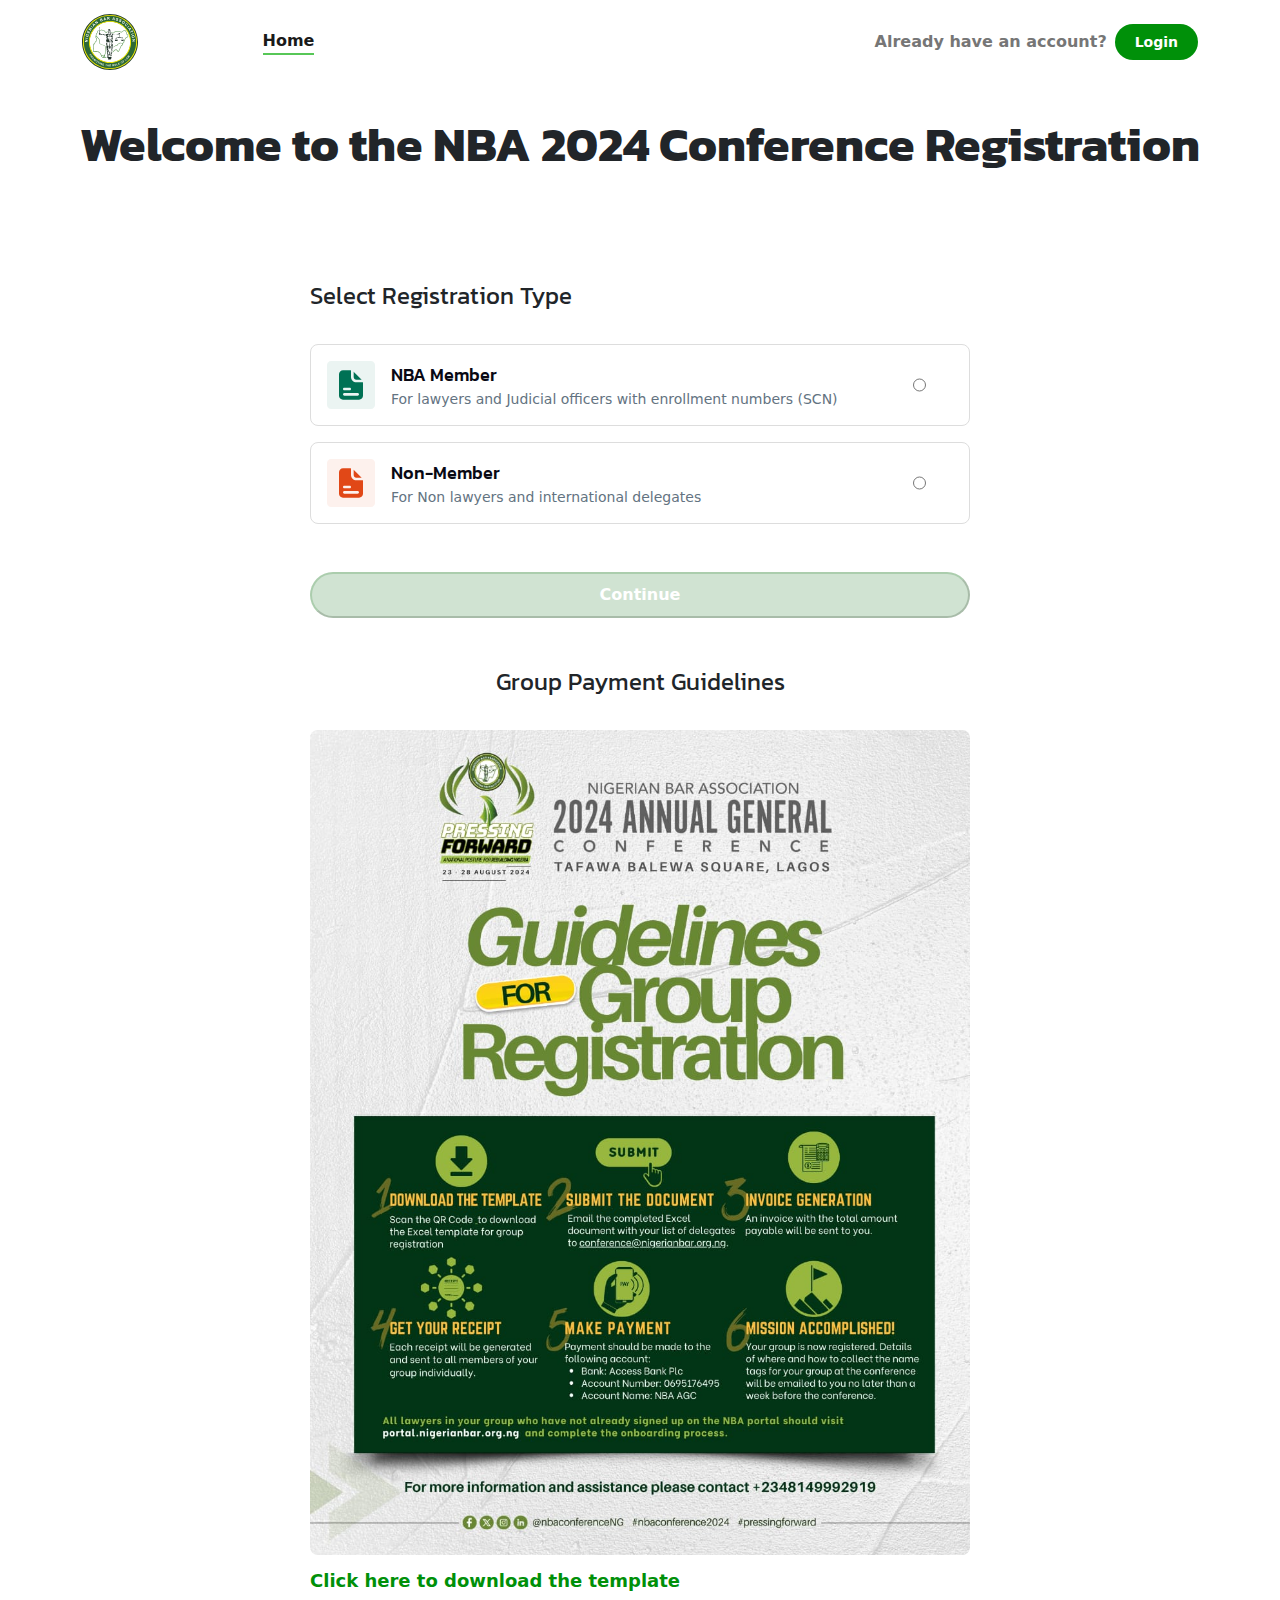
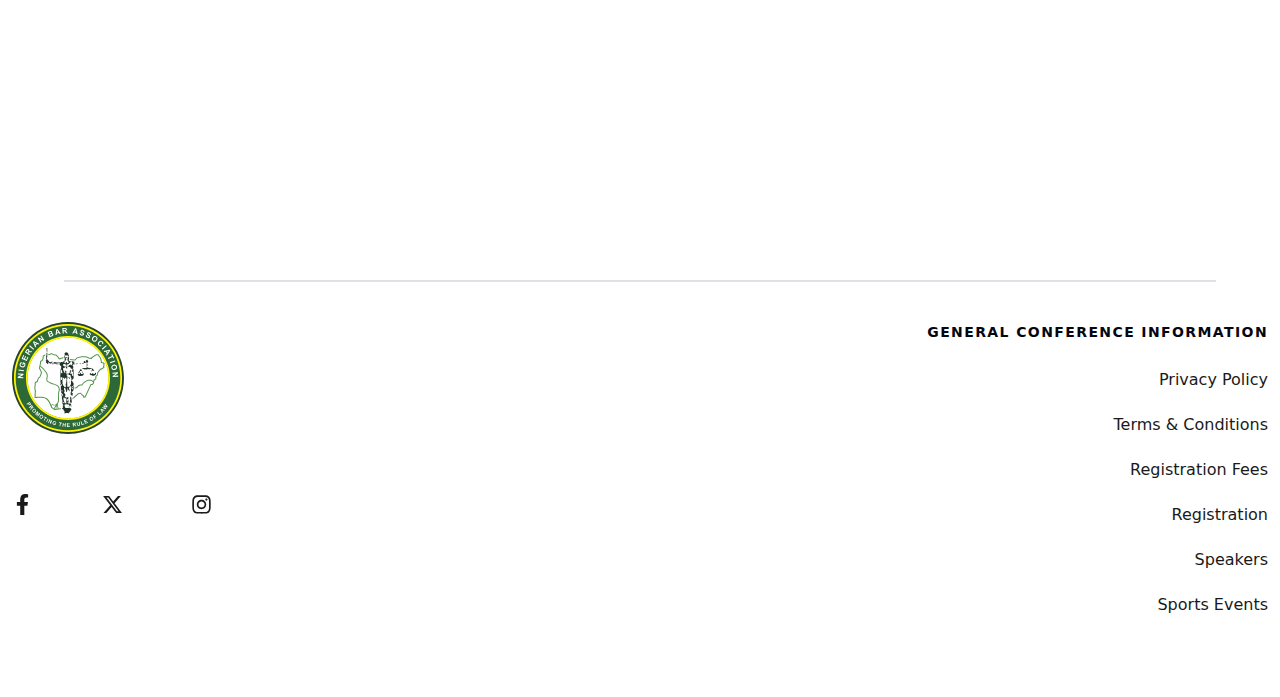
<file: pages/conference-register.html>
<!DOCTYPE html>
<html lang="en">
<head>
    <meta charset="UTF-8">
    <meta name="viewport" content="width=device-width, initial-scale=1.0">
    <title>Welcome to the NBA Annual Conference 2024 / Nigerian Bar Association Dummy</title>
    <!--Fonts (Archivo, Sans-serif)-->
    <link rel="preconnect" href="https://fonts.googleapis.com">
    <link rel="preconnect" href="https://fonts.gstatic.com" crossorigin>
    <link href="https://fonts.googleapis.com/css2?family=Archivo:ital,wght@0,100..900;1,100..900&family=Kanit:ital,wght@0,100;0,200;0,300;0,400;0,500;0,600;0,700;0,800;0,900;1,100;1,200;1,300;1,400;1,500;1,600;1,700;1,800;1,900&family=Orbitron:wght@400..900&family=Poppins:ital,wght@0,100;0,200;0,300;0,400;0,500;0,600;0,700;0,800;0,900;1,100;1,200;1,300;1,400;1,500;1,600;1,700;1,800;1,900&family=Urbanist:ital,wght@0,100..900;1,100..900&display=swap" rel="stylesheet">
    <!--Fonts (Urbanist, Sans-serif)-->
    <link rel="preconnect" href="https://fonts.googleapis.com">
    <link rel="preconnect" href="https://fonts.gstatic.com" crossorigin>
    <link href="https://fonts.googleapis.com/css2?family=Urbanist:ital,wght@0,100..900;1,100..900&display=swap" rel="stylesheet">
    <!--Bootstrap-->
    <link href="https://cdn.jsdelivr.net/npm/bootstrap@5.3.3/dist/css/bootstrap.min.css" rel="stylesheet" integrity="sha384-QWTKZyjpPEjISv5WaRU9OFeRpok6YctnYmDr5pNlyT2bRjXh0JMhjY6hW+ALEwIH" crossorigin="anonymous">
    <!--Favicon-->
    <link rel="icon" type="image/x-icon" href="../photos/favicon.png">

    <style>
        * {
            margin: 0;
            padding: 0;
            box-sizing: border-box;
        }
       header{
            background-color: rgb(255 255 255);
            position: fixed;
            top: 0;
            z-index: 50;
       }
       .w-full{
            width: 100%;
        }
        @media (min-width: 1280px){
            header{
                padding-left: 1.25rem;
                padding-right: 1.25rem;
            }
            .navbar-hidden{
                display: flex;
            }
        }
        @media (max-width: 1279px){
            .navbar-hidden{
                display: none;
            }
        }
        .mx-auto{
            margin-left: 0;
            margin-right: 0;
        }
        @media (min-width: 1024px){
            .conference-header{
                font-size: 3rem;
                line-height: 1;
                padding-left: 0;
                padding-right: 0;
            }
            .conference-radio-container{
                padding: 0;
                margin-top: 7rem;
            }
            .conference-radio-header{
                text-align: left;
            }
            .download-header{
                text-align: left;
            }
            .download-header{
                text-align: center;
            }
            footer{
                padding-top: 5rem;
                padding-bottom: 5rem;
                padding-left: 0;
                padding-right: 0;
            }
            .footer-container{
                flex-direction: row;
                padding-top: 2.5rem;
            }
            .firstFooter-flex{
                margin-left: auto;
                margin-right: auto;
            }
            .block-img{
                margin-bottom: 58px;
            }
            .grid-footer{
                text-align: right;
                gap: 0;
            }
        }
        @media (max-width: 1023px){
            .conference-header{
                font-size: 1.875rem;
                line-height: 1.25;
                padding-left: 1.5rem;
                padding-right: 1.5rem;
            }
            .conference-radio-container{
                padding-left: 1.5rem;
                padding-right: 1.5rem;
                margin-top: 3.5rem;
            }
            .conference-radio-header{
                text-align: center;
            }
            footer{
                padding-left: 1.5rem;
                padding-right: 1.5rem;
            }
            .footer-container{
                flex-direction: column-reverse;
                padding-top: 2.5rem;
            }
            .grid-footer{
                text-align: left;
                gap: 2.5rem;
            }
        }
        @media (min-width: 768px){
            
        }
        @media (min-width: 640px){
            .navbar{
                padding-left: 0;
                padding-right: 0;
            }
        }
        @media (max-width: 639px){
            .navbar{
                padding-left: 1rem;
                padding-right: 1rem;
            }
        }
        .navbar{
            border-radius: 9999px;
            justify-content: space-between;
            align-items: center;
            height: 84px;
            display: flex;
        }
        a{
            text-decoration: none;
            color: rgb(26 26 26);
        }
        .badge-font{
            font-weight: 700;
            font-size: 1.25rem;
            line-height: 1.75rem;
        }
        .nba-badge{
            height: 3.5rem;
            width: 3.5rem;
            max-width: 100%;
            display: block;
        }
        .navbar-hidden{
            gap: 1.5rem;
            justify-content: space-between;
            align-items: center;
            margin-left: 124.5px;
            flex: 1 1 0%;
        }
        .flex-left{
            gap: 1.5rem;
            display: flex;
        }
        .flexleft-text{
            color: rgb(26 26 26);
            font-weight: 600;
            font-size: 1rem;
            line-height: 1.5rem;
            gap: .5rem;
            align-items: center;
            display: flex;
            position: relative;
            border-bottom: 2px;
            border-bottom-color: rgb(87, 199, 87);
            border-bottom-style: solid;
        }
        .flex-right{
            gap: .5rem;
            align-items: center;
            display: flex;
        }
        .flexright-text{
            color: rgb(118 118 118);
            font-weight: 600;
            margin: 0;
        }
        .flex-button{
            display: block;
            background-color: rgb(0 144 9);
            color: rgb(255 255 255);
            transition-property: color, background-color, border-color, text-decoration-color, fill, stroke, opacity, box-shadow, transform, filter, backdrop-filter, -webkit-backdrop-filter;
            transition-duration: .3s;
            transition-timing-function: cubic-bezier(.4,0,.2,1);
            border-radius: 9999px;
            font-weight: 600;
            font-size: .875rem;
            line-height: 1.25rem;
            padding-top: .5rem;
            padding-bottom: .5rem;
            padding-left: 1.25rem;
            padding-right: 1.25rem; 
        }
        .flex-button:hover{
            background-color: rgb(41 93 46);
        }
        .conference-container{
            padding-top: 120px;
        }
        .conference-containerInner{
            max-width: 80rem;
        }
        .conference-header{
            font-family: "kanit";
            font-weight: 700;
            font-style: normal;
            align-items: center;
        }
        .conference-radio-container{
            margin-bottom: 205px;
            max-width: 660px;
            height: auto;

        }
        .conference-radio-header{
            font-family: Kanit, sans-serif;
            font-weight: 400;
            font-style: normal;
            font-size: 1.5rem;
            line-height: 2rem;
            margin-bottom: 2rem;
        }
        .flex-radio{
            gap: 1rem;
            display: flex;
            flex-direction: column;
        }
        .member-field{
            padding: 1rem;
            border-color: rgb(221 221 221);
            border-style: solid;
            border-width: 1px;
            border-radius: .5rem;
            gap: 1rem;
            justify-content: space-between;
            align-items: center;
            cursor: pointer;
            height: 82px;
            display: flex;
        }
        .flex-member{
            gap: 1rem;
            display: flex;
        }
        .file-icon{
            border-radius: .5rem;
            height: 3rem;
            width: 3rem;
        }
        .member-textlg{
            font-family: Kanit, sans-serif;
            font-weight: 500;
            font-style: normal;
            color: rgb(9 9 20);
            font-size: 1.125rem;
            line-height: 1.75rem;
            margin: 0;
        }
        .member-textsm{
            color: rgb(99 115 129);
            font-size: .875rem;
            line-height: 1.25rem;
            margin: 0;
        }
        .input-field{
            width: 2.5rem;
            height: 2.5rem;
            display: flex;
        }
        .mt-12{
            margin-top: 3rem;
        }
        .disabled\:cursor-not-allowed{
            cursor: not-allowed;
        }
        .continue-button{
            background-color: #15751c33;
            color: rgb(255 255 255);
            transition-property: color, fill, stroke;
            transition-duration: .3s;
            transition-timing-function: cubic-bezier(.4,0,.2,1);
            border-radius: 9999px;
            padding: 1.25rem 4rem;
            text-align: center;
            font-size: 1rem;
            font-weight: 600;
            line-height: 1.5;
            padding-bottom: 0;
            padding-top: 0;
            height: 46px;
            background-image: none;
            text-transform: none;
            margin: 0;
            border-color: #15751c33;
        }
        .download-header{
            font-family: Kanit, sans-serif;
            font-weight: 400;
            font-style: normal;
            font-size: 1.5rem;
            line-height: 2rem;
            margin-bottom: 2rem;
        }
        .download-photo{
            border-radius: .5rem;
            max-width: 100%;
            height: auto;
            display: block;
        }
        .download-button{
            color: rgb(0 144 9);
            font-weight: 700;
            font-size: 1.125rem;
            line-height: 1.75rem;
            margin-top: .75rem;
            cursor: pointer;
            padding: 0;
            border: none;
            background-color: transparent;
            background-image: none;
        }
        .footer-border{
            border-bottom: 2.5rem;
            max-width: 80rem;
        }
        .border{
            border-color: rgb(228 228 231);
            border-width: 1px;
            width: 91.666667%;
        }
        .footer-container{
            display: flex;
            gap: 1.5rem;
            justify-content: space-between;
            max-width: 80rem;
        }
        .firstFooter-flex{
            width: 100%;
            margin-bottom: 2.5rem;
        }
        .block-img{
            display: block;
        }
        .nba-badge-footer{
            width: 112px;
            height: 112px;
            max-width: 100%;
            display: block;
        }
        .icon-flex{
            justify-content: space-between;
            max-width: 200px;
            display: flex;
            margin-top: 2.5rem;
        }
        .grid-footer{
            display: grid;
            width: 50%;
            grid-template-columns: repeat(1, minmax(0, 1fr));
        }
        .uppercase-text{
            color: rgb(6 6 16 );
            letter-spacing: .1em;
            text-transform: uppercase;
            font-size: .875rem;
            line-height: 1.25rem;
            font-weight: 700;
            margin-bottom: 26px;
        }
        .flex-text{
            display: flex;
            flex-direction: column;
            gap: 21px;
            list-style: none;
            margin: 0;
            padding: 0;
        }
    </style>
</head>
<body>
    <header class="bg-white w-full fixed top-0 z-50 xl:px-5">
        <div class="container mx-auto">
            <nav class="navbar w-full">
                <a href="../index.html" class="badge-font">
                    <img class="nba-badge" src="../SVGs/nba-badge-reg.svg" alt="NBA Badge">
                </a>
                <div class="navbar-hidden">
                    <div class="flex-left">
                        <a class="flexleft-text" href="./conference-register.html">Home</a>
                    </div>
                </div>
                <div class="flex-right items-center">
                    <p class="flexright-text">Already have an account?</p>
                    <a href="./conference/login" class="flex-button primary-button">Login</a>
                </div>
            </nav>
        </div>
    </header>

    <div class="conference-container">
        <div class="conference-containerInner mx-auto">
            <h1 class="conference-header text-center kanit-bold">Welcome to the NBA 2024 Conference Registration</h1>
            <div>
                <div class="conference-radio-container mx-auto">
                    <h3 class="conference-radio-header kanit-regular">Select Registration Type</h3>
                    <div class="flex-radio">
                        <label for="member" class="member-field w-full">
                            <div class="flex-member">
                                <div class="file-icon">
                                    <img src="../SVGs/icon-file-green.svg" alt="File Icon">
                                </div>
                                <div>
                                    <p class="member-textlg kanit-medium">NBA Member</p>
                                    <p class="member-textsm kanit">For lawyers and Judicial officers with enrollment numbers (SCN)</p>
                                </div>
                            </div>
                            <div class="input-field">
                                <input id="member" type="radio" name="registrationType" class="text-3xl" value="member">
                            </div>
                        </label>
                        <label for="nonMember" class="member-field w-full">
                            <div class="flex-member">
                                <div class="file-icon">
                                    <img src="../SVGs/icon-file-orange.svg" alt="File Icon">
                                </div>
                                <div>
                                    <p class="member-textlg kanit-medium">Non-Member</p>
                                    <p class="member-textsm">For Non lawyers and international delegates</p>
                                </div>
                            </div>
                            <div class="input-field">
                                <input id="nonMember" type="radio" name="registrationType" class="text-3xl" value="nonMember">
                            </div>
                        </label>
                    </div>
                    <div class="mt-12">
                        <button class="continue-button primary-button w-full disabled:cursor-not-allowed" disabled="">Continue</button>
                    </div>
                    <div class="mt-12">
                        <h3 class="kanit-regular download-header">Group Payment Guidelines</h3>
                        <img src="../photos/group-payment-registration.jpg" alt="Group Payment Flier" class="download-photo">
                        <button class="download-button">Click here to download the template</button>
                    </div>
                </div>
            </div>
        </div>
    </div>

    <footer>
        <div class="container mx-auto footer-border">
            <div class="border mx-auto">
            </div>
        </div>
        <div class="container mx-auto footer-container">
            <div class="firstFooter-flex">
                <a class="block-img" href="../pages/conference-register.html">
                    <img src="../SVGs/nba-badge-reg.svg" alt="NBA Badge" class="nba-badge-footer">
                </a>
                <div class="icon-flex">
                    <a href="https://www.facebook.com/nbaconferenceng" target="_blank" rel="noreferrer">
                        <svg stroke="currentColor" fill="currentColor" stroke-width="0" viewBox="0 0 320 512" height="21" width="21" xmlns="http://www.w3.org/2000/svg">
                            <path d="M279.14 288l14.22-92.66h-88.91v-60.13c0-25.35 12.42-50.06 52.24-50.06h40.42V6.26S260.43 0 225.36 0c-73.22 0-121.08 44.38-121.08 124.72v70.62H22.89V288h81.39v224h100.17V288z"></path>
                        </svg>
                    </a>
                    <a href="https://x.com/NigBarAssoc" target="_blank" rel="noreferrer">
                        <svg stroke="currentColor" fill="currentColor" stroke-width="0" viewBox="0 0 512 512" height="21" width="21" xmlns="http://www.w3.org/2000/svg">
                            <path d="M389.2 48h70.6L305.6 224.2 487 464H345L233.7 318.6 106.5 464H35.8L200.7 275.5 26.8 48H172.4L272.9 180.9 389.2 48zM364.4 421.8h39.1L151.1 88h-42L364.4 421.8z"></path>
                        </svg>
                    </a>
                    <a href="https://www.instagram.com/nbaconferenceng/" target="_blank" rel="noreferrer">
                        <svg stroke="currentColor" fill="currentColor" stroke-width="0" viewBox="0 0 448 512" height="21" width="21" xmlns="http://www.w3.org/2000/svg">
                            <path d="M224.1 141c-63.6 0-114.9 51.3-114.9 114.9s51.3 114.9 114.9 114.9S339 319.5 339 255.9 287.7 141 224.1 141zm0 189.6c-41.1 0-74.7-33.5-74.7-74.7s33.5-74.7 74.7-74.7 74.7 33.5 74.7 74.7-33.6 74.7-74.7 74.7zm146.4-194.3c0 14.9-12 26.8-26.8 26.8-14.9 0-26.8-12-26.8-26.8s12-26.8 26.8-26.8 26.8 12 26.8 26.8zm76.1 27.2c-1.7-35.9-9.9-67.7-36.2-93.9-26.2-26.2-58-34.4-93.9-36.2-37-2.1-147.9-2.1-184.9 0-35.8 1.7-67.6 9.9-93.9 36.1s-34.4 58-36.2 93.9c-2.1 37-2.1 147.9 0 184.9 1.7 35.9 9.9 67.7 36.2 93.9s58 34.4 93.9 36.2c37 2.1 147.9 2.1 184.9 0 35.9-1.7 67.7-9.9 93.9-36.2 26.2-26.2 34.4-58 36.2-93.9 2.1-37 2.1-147.8 0-184.8zM398.8 388c-7.8 19.6-22.9 34.7-42.6 42.6-29.5 11.7-99.5 9-132.1 9s-102.7 2.6-132.1-9c-19.6-7.8-34.7-22.9-42.6-42.6-11.7-29.5-9-99.5-9-132.1s-2.6-102.7 9-132.1c7.8-19.6 22.9-34.7 42.6-42.6 29.5-11.7 99.5-9 132.1-9s102.7-2.6 132.1 9c19.6 7.8 34.7 22.9 42.6 42.6 11.7 29.5 9 99.5 9 132.1s2.7 102.7-9 132.1z"></path>
                        </svg>
                    </a>
                </div>
            </div>
            <div class="grid-footer">
                <div>
                    <p class="uppercase-text">General Conference Information</p>
                    <ul class="flex-text">
                        <li>
                            <a href="https://www.nigerianbar.org.ng/conference/privacy-policy" target="_blank" rel="noreferrer">Privacy Policy</a>
                        </li>
                        <li>
                            <a href="https://www.nigerianbar.org.ng/conference/terms-and-conditions" target="_blank" rel="noreferrer">Terms &amp; Conditions</a>
                        </li>
                        <li>
                            <a class="text-[#060610]" href="/conference/registration-fees">Registration Fees</a>
                        </li>
                        <li>
                            <a href="conference-register.html">Registration</a>
                        </li>
                        <li>
                            <a href="#/conference/speakers">Speakers</a>
                        </li>
                        <li>
                            <a href="#/conference/sports-events">Sports Events</a>
                        </li>
                    </ul>
                </div>
            </div>
        </div>
    </footer>
    <script src="https://cdn.jsdelivr.net/npm/bootstrap@5.3.3/dist/js/bootstrap.bundle.min.js" 
        integrity="sha384-YvpcrYf0tY3lHB60NNkmXc5s9fDVZLESaAA55NDzOxhy9GkcIdslK1eN7N6jIeHz" crossorigin="anonymous">
    </script>
</body>
</html>
</file>
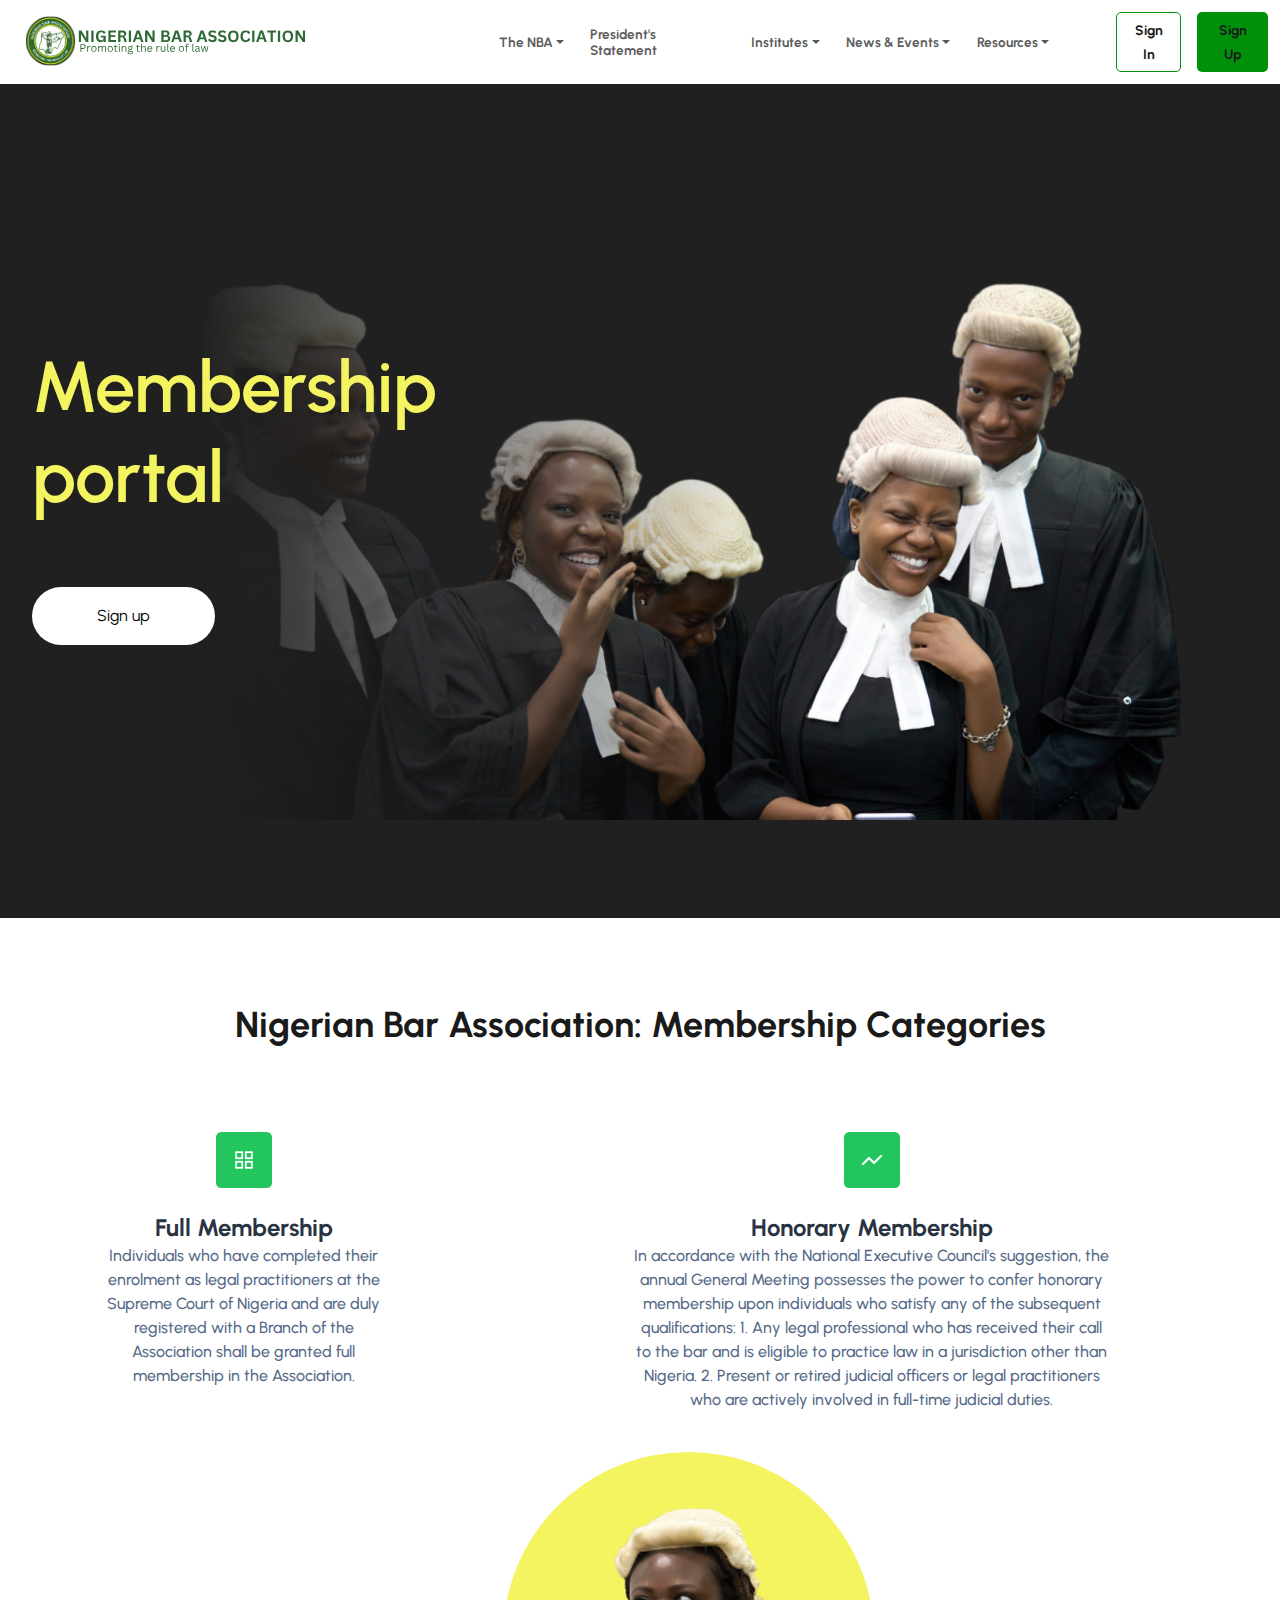
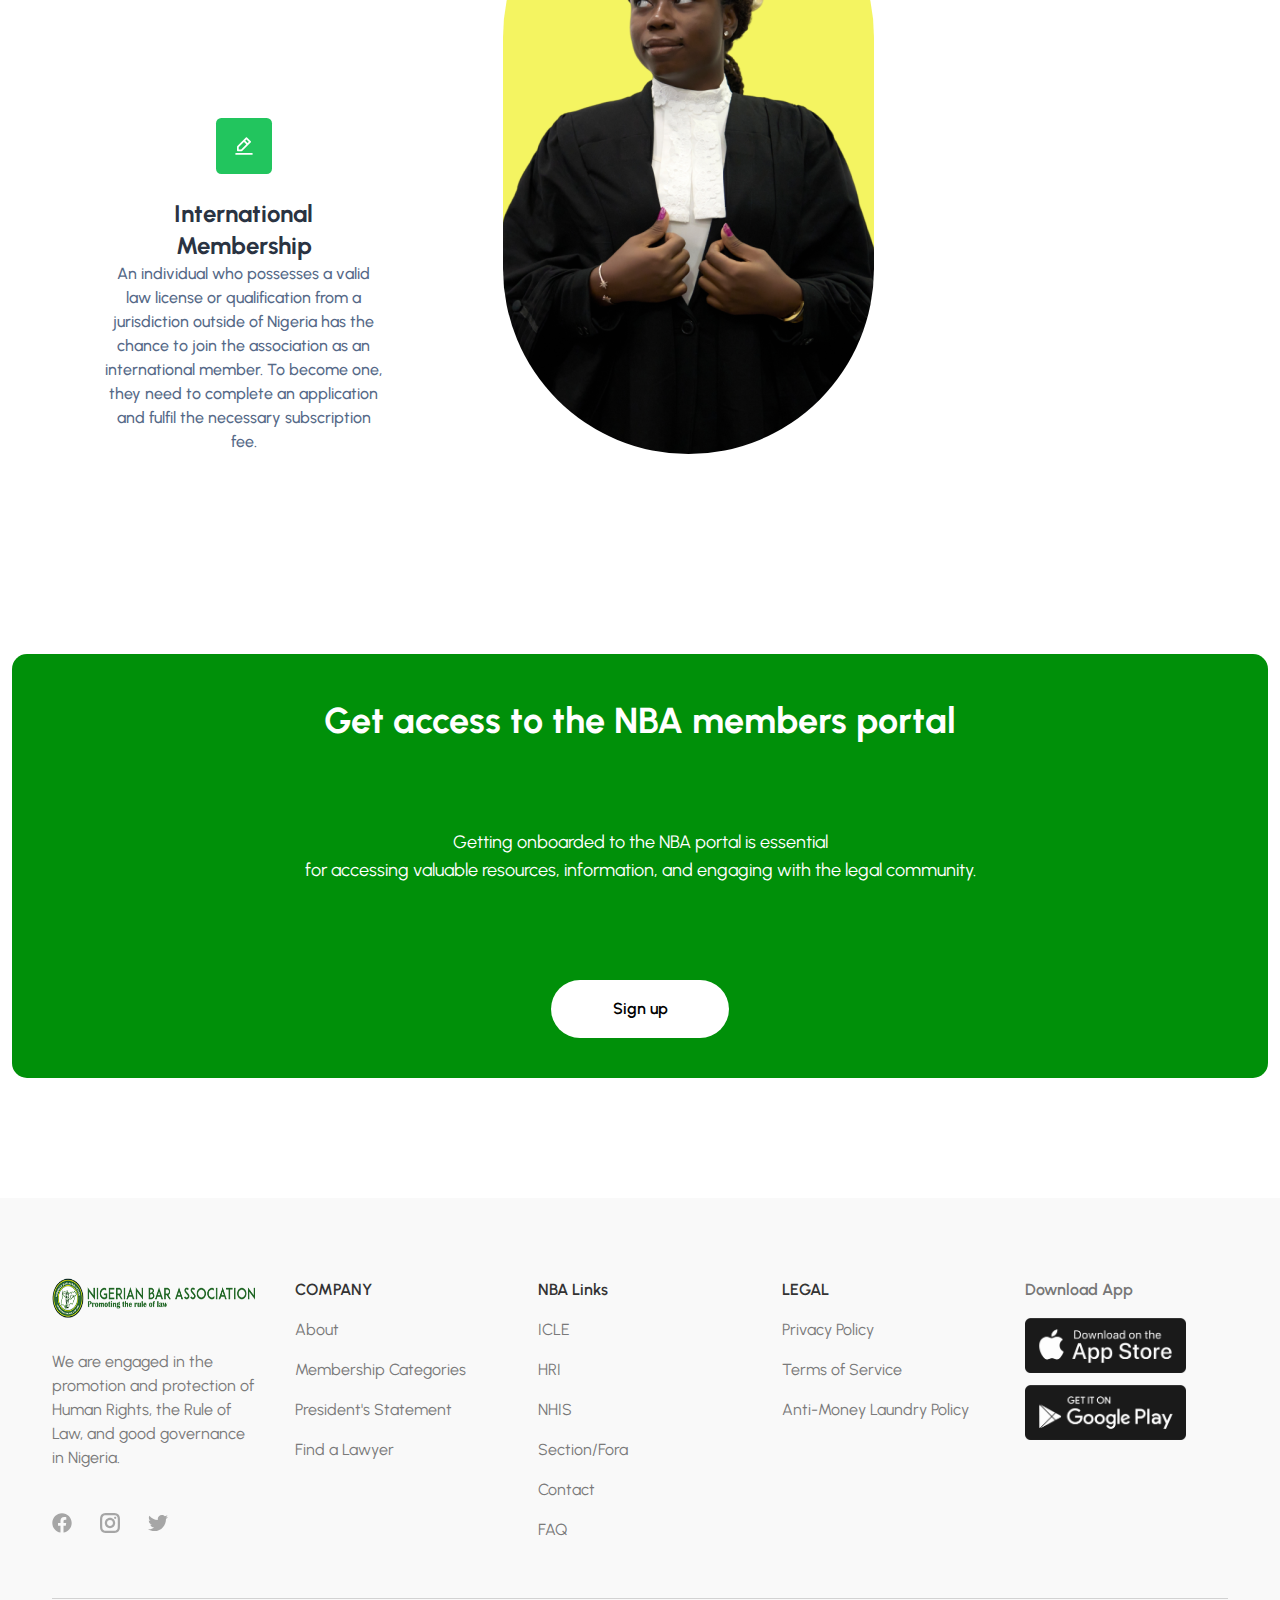
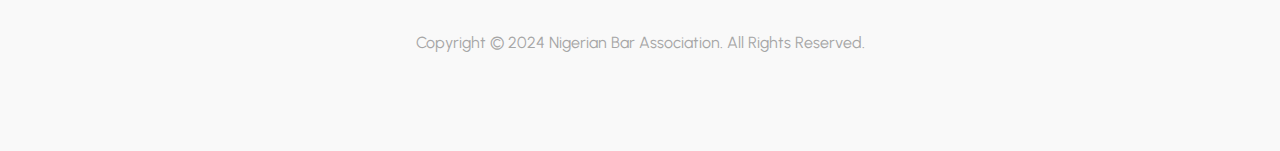
<file: pages/membership-categories.html>
<!DOCTYPE html>
<html lang="en">
<head>
    <meta charset="UTF-8">
    <meta name="viewport" content="width=device-width, initial-scale=1.0">
    <title>Document</title>
    <!--Fonts (Urbanist, Sans-serif)-->
    <link rel="preconnect" href="https://fonts.googleapis.com">
    <link rel="preconnect" href="https://fonts.gstatic.com" crossorigin>
    <link href="https://fonts.googleapis.com/css2?family=Urbanist:ital,wght@0,100..900;1,100..900&display=swap" rel="stylesheet">
    <!--Fonts (Kanit, Sans-serif)-->
    <link rel="preconnect" href="https://fonts.googleapis.com">
    <link rel="preconnect" href="https://fonts.gstatic.com" crossorigin>
    <link href="https://fonts.googleapis.com/css2?family=Kanit:ital,wght@0,100;0,200;0,300;0,400;0,500;0,600;0,700;0,800;0,900;1,100;1,200;1,300;1,400;1,500;1,600;1,700;1,800;1,900&family=Urbanist:ital,wght@0,100..900;1,100..900&display=swap" rel="stylesheet">
    <link rel="preconnect" href="https://fonts.googleapis.com">
    <!--Fonts (Poppins, Sans-serif)-->
    <link rel="preconnect" href="https://fonts.gstatic.com" crossorigin>
    <link href="https://fonts.googleapis.com/css2?family=Kanit:ital,wght@0,100;0,200;0,300;0,400;0,500;0,600;0,700;0,800;0,900;1,100;1,200;1,300;1,400;1,500;1,600;1,700;1,800;1,900&family=Poppins:ital,wght@0,100;0,200;0,300;0,400;0,500;0,600;0,700;0,800;0,900;1,100;1,200;1,300;1,400;1,500;1,600;1,700;1,800;1,900&family=Urbanist:ital,wght@0,100..900;1,100..900&display=swap" rel="stylesheet">
    <!--Fonts (Orbitron, Sans-serif)-->
    <link rel="preconnect" href="https://fonts.googleapis.com">
    <link rel="preconnect" href="https://fonts.gstatic.com" crossorigin>
    <link href="https://fonts.googleapis.com/css2?family=Kanit:ital,wght@0,100;0,200;0,300;0,400;0,500;0,600;0,700;0,800;0,900;1,100;1,200;1,300;1,400;1,500;1,600;1,700;1,800;1,900&family=Orbitron:wght@400..900&family=Poppins:ital,wght@0,100;0,200;0,300;0,400;0,500;0,600;0,700;0,800;0,900;1,100;1,200;1,300;1,400;1,500;1,600;1,700;1,800;1,900&family=Urbanist:ital,wght@0,100..900;1,100..900&display=swap" rel="stylesheet">
    <!--Fonts (Archivo, Sans-serif)-->
    <link rel="preconnect" href="https://fonts.googleapis.com">
    <link rel="preconnect" href="https://fonts.gstatic.com" crossorigin>
    <link href="https://fonts.googleapis.com/css2?family=Archivo:ital,wght@0,100..900;1,100..900&family=Kanit:ital,wght@0,100;0,200;0,300;0,400;0,500;0,600;0,700;0,800;0,900;1,100;1,200;1,300;1,400;1,500;1,600;1,700;1,800;1,900&family=Orbitron:wght@400..900&family=Poppins:ital,wght@0,100;0,200;0,300;0,400;0,500;0,600;0,700;0,800;0,900;1,100;1,200;1,300;1,400;1,500;1,600;1,700;1,800;1,900&family=Urbanist:ital,wght@0,100..900;1,100..900&display=swap" rel="stylesheet">
    <!--Fonts (Lindel-Hill, serif)-->
    <link rel="preconnect" href="https://fonts.googleapis.com">
    <link rel="preconnect" href="https://fonts.gstatic.com" crossorigin>
    <link href="https://fonts.googleapis.com/css2?family=Archivo:ital,wght@0,100..900;1,100..900&family=Kanit:ital,wght@0,100;0,200;0,300;0,400;0,500;0,600;0,700;0,800;0,900;1,100;1,200;1,300;1,400;1,500;1,600;1,700;1,800;1,900&family=Linden+Hill:ital@0;1&family=Orbitron:wght@400..900&family=Poppins:ital,wght@0,100;0,200;0,300;0,400;0,500;0,600;0,700;0,800;0,900;1,100;1,200;1,300;1,400;1,500;1,600;1,700;1,800;1,900&family=Urbanist:ital,wght@0,100..900;1,100..900&display=swap" rel="stylesheet">
    <!--Fonts (Open Sans, Sans-serif)-->
    <link rel="preconnect" href="https://fonts.googleapis.com">
    <link rel="preconnect" href="https://fonts.gstatic.com" crossorigin>
    <link href="https://fonts.googleapis.com/css2?family=Archivo:ital,wght@0,100..900;1,100..900&family=Kanit:ital,wght@0,100;0,200;0,300;0,400;0,500;0,600;0,700;0,800;0,900;1,100;1,200;1,300;1,400;1,500;1,600;1,700;1,800;1,900&family=Linden+Hill:ital@0;1&family=Open+Sans:ital,wght@0,300..800;1,300..800&family=Orbitron:wght@400..900&family=Poppins:ital,wght@0,100;0,200;0,300;0,400;0,500;0,600;0,700;0,800;0,900;1,100;1,200;1,300;1,400;1,500;1,600;1,700;1,800;1,900&family=Urbanist:ital,wght@0,100..900;1,100..900&display=swap" rel="stylesheet">
    <!--Favicon-->
    <link rel="icon" type="image/x-icon" href="../photos/favicon.png">
    <!--Bootstrap-->
    <link href="https://cdn.jsdelivr.net/npm/bootstrap@5.3.3/dist/css/bootstrap.min.css" rel="stylesheet" integrity="sha384-QWTKZyjpPEjISv5WaRU9OFeRpok6YctnYmDr5pNlyT2bRjXh0JMhjY6hW+ALEwIH" crossorigin="anonymous">
    <link href='https://unpkg.com/boxicons@2.1.4/css/boxicons.min.css' rel='stylesheet'>
   <style>
        body{
            font-family: Urbanist, system-ui, sans-serif;
            -webkit-font-smoothing: antialiased;
            -moz-osx-font-smoothing: grayscale;
            color: #1a1a1a;
        }
        *{
            margin: 0;
            padding: 0;
            box-sizing: border-box;
        }
        ::after{
            box-sizing: border-box;
        }
        .header{
            --tw-shadow: 0 10px 15px -3px rgb(0 0 0 / .1), 0 4px 6px -4px rgb(0 0 0 / .1) !important;
            --tw-shadow-colored: 0 10px 15px -3px var(--tw-shadow-color), 0 4px 6px -4px var(--tw-shadow-color) !important;
            box-shadow: var(--tw-ring-offset-shadow, 0 0 #0000), var(--tw-ring-shadow, 0 0 #0000), var(--tw-shadow) !important;
            background-color: rgb(255 255 255);
            width: 100%;
            unicode-bidi: isolate;
            z-index: 1200;
            top: 0;
            position: fixed;
        }
        .navbar{
            justify-content: space-between;
            align-items: center;
            width: 100%;
            height: 84px;
            display: flex;
            border-radius: 9999px;
        }
        .navbarlogo{
        font-weight: 700;
        font-size: 1.25rem;
        line-height: 1.75rem;
        }
        .navbar-logo{
        height: 4rem;
        max-width: 100%;
        display: block;
        }
        .navbar-toggler{
        cursor: pointer;
        background-color: transparent;
        background-image: none;
        text-transform: none;
        border: 0;
        }
        .navbar-toggler-icon{
        color: rgb(26, 26, 26);
        display: block;
        }
        .navbar-collapse{
        gap: 1.5rem;
        justify-content: space-between;
        align-items: center;
        flex: 1 1 0%;
        }
        .navbar-nav{
        display: flex;
        gap: .15rem;
        margin-right: 1.7rem;
        }
        .nav-item{
        font-family: "Urbanist", sans-serif;
        font-weight: 700;
        color: rgba(26, 26, 26);
        gap: 1rem;
        font-size: .850rem;
        line-height: 1rem;
        position: relative;
        align-items: center;
        display: flex;
        margin-right: .5rem;
        }
        .dropdown-menu{
        font-family: inherit;
        color: rgb(26, 26, 26, 0.856);
        opacity: 1;
        padding: .5rem;
        background-color: rgb(255 255 255);
        border-width: 1px;
        border-radius: .375rem;
        transform: translate(var(--tw-translate-x), var(--tw-translate-y)) rotate(var(--tw-rotate)) skew(var(--tw-skew-x)) skewY(var(--tw-skew-y)) scaleX(var(--tw-scale-x)) scaleY(var(--tw-scale-y));
        --tw-scale-x: 1;
        --tw-scale-y: 1;
        width: 200px;
        top: 34px;
        position: absolute;
        }
        .dropdown-item{
        color: rgb(26 26 26);
        font-family: inherit;
        font-weight: 600;
        font-size: .860rem;
        line-height: 1.15rem;
        padding-top: .5rem;
        padding-bottom: .5rem;
        padding-left: .55rem;
        padding-right: .55rem;
        display: block;
        border-radius: .25rem;
        }
        .dropdown-item:hover{
        background-color: rgb(238 248 238 );
        }
        .nav-end{
        display: flex;
        flex-direction: row;
        }
        .transparent-btnff{
        background-color: transparent;
        padding: 5px 10px;
        border-radius: 5px;
        border-color: rgb(0, 144, 10);
        border-style: solid;
        }
        .transparent-btnss{
        background-color: rgb(0, 144, 10);
        padding: 5px 10px;
        border-radius: 5px;
        }
        .transparent-btnff:hover, .transparent-btnss:hover{
        background-color: rgba(0, 144, 10, 0.603);
        border-color: rgba(0, 144, 10, 0.603);
        }
        .signin-btn, .signup-btn{
        color: rgb(26 26 26);
        font-family: "Urbanist", sans-serif;
        font-weight: 700;
        font-size: .860rem;
        }
        a{
        text-decoration: none;
        color: inherit;
        }
        @media (min-width: 640px){
            .navbar{ 
                padding-left: 0;
                padding-right: 0;
            }
            .bg-green-card{
                border-radius: 15px;
            }
        }
        @media (max-width: 639px){
            .container{
                max-width: 639px;
            }
            .navbar{
            padding-left: 1rem;
            padding-right: 1rem;
            }
        }
        @media (max-width: 1279px){
            .container{
                max-width: 1279px;
                overflow: hidden;
            }
            .navbar-collapse{
                opacity: 1;
                background-color: rgb(255 255 255);
                border-top-width: 1px;
                list-style-type: none;
                transform: translate(var(--tw-translate-x), var(--tw-translate-y)) rotate(var(--tw-rotate)) skew(var(--tw-skew-x)) skewY(var(--tw-skew-y)) scaleX(var(--tw-scale-x)) scaleY(var(--tw-scale-y));
                --tw-scale-x: 1;
                --tw-scale-y: 1;
                width: 100%;
                height: 100vh;
                z-index: 1;
                left: 0;
                position: fixed;
                top: 84px;
            }
            .nav-item{
                transition-property: opacity !important;
                transition-timing-function: cubic-bezier(.4,0,.2,1) !important;
                transition-duration: .15s !important;
                padding: 1rem !important;
                border-bottom-color: rgb(229 231 235) !important;
                border-bottom-width: .5px !important;
                border-bottom-style: solid;
            }
            .nav-link{
                justify-content: space-between;
                align-items: center;
                display: flex;
                
            }
            .dropdown-menu{
                width: 100%;
                opacity: 1;
                transform: translate(var(--tw-translate-x), var(--tw-translate-y)) rotate(var(--tw-rotate)) skew(var(--tw-skew-x)) skewY(var(--tw-skew-y)) scaleX(var(--tw-scale-x)) scaleY(var(--tw-scale-y)) !important;
                --tw-scale-x: 1 !important;
                --tw-scale-y: 1 !important;
                margin-top: .75rem !important;
                border: none;
            }
            .dropdown-item{
                outline: 2px solid transparent !important;
                outline-offset: 2px !important;
                padding: .75rem;
                display: block;
                
            }
            .dropdown-item:hover{
                background-color: rgb(243, 240, 240);
            }
            .separate-dropdown-content{
                padding: 1rem;
                border-bottom-color: rgb(229 231 235);
                border-bottom-width: .5px;
                border-bottom-style: solid;
            }
            .separate-flex{
                justify-content: space-between;
                align-items: center;
                display: flex;
            }
            .separate-text{
                color: rgb(0, 144, 10);
                font-weight: 600;
                font-size: .875rem;
                line-height: 1.25rem;
                padding-top: .75rem;
                padding-bottom: .75rem;
                display: block;
            }
            .nav-end{
                display: none;
            }
            .bg-banner{
                padding-top: 2.5rem;
                padding-bottom: 2.5rem;
            }
            .relative-flex{
                width: 100%;
            }
            .flex-textbold{
                line-height: 1;
                font-size: 3rem;
                text-align: center;
            }
            .flex-whitebtn{
                margin-left: auto;
                margin-right: auto;
            }
            .banner-photo{
                display: none;
            }
            .membership-white-bg{
                padding-top: 2.5rem;
                padding-bottom: 2.5rem;
            }
            .white-bg-header{
                margin-bottom: 5rem;
            }
            .flex-whitebg{
                flex-direction: column;
            }
            .flex-inner-hidden{
                display: none;
            }
            .footer-grid{
                grid-template-columns: repeat(2, minmax(0, 1fr));
            }
            .diff-grid{
                grid-column: span 2 / span 2;
            }
            .footerLogo-text{
                margin-bottom: 1.25rem;
            }
        }
        @media (min-width: 1280px) {
            .container{
                max-width: 1280px;
            }
            .header{
                padding-left: 1.25rem;
                padding-right: 1.25rem;
            }
            .navbar-toggler{
                display: none;
            }
            .navbar-collapse{
                display: flex;
            }
            .separate-dropdown-content {
                display: none;
            }
            .bg-banner{
                padding-top: 0;
                padding-bottom: 0;
                height: 834px;
            }
            .bg-banner-gradient{
                position: absolute;
            }
            .relative-flex{
                width: 20%;
            }
            .flex-whitebtn{
                margin-left: 0;
                margin-right: 0;
            }
            .banner-photo{
                width: 80%;
                height: 834px;
                display: block;
            }
            .membership-white-bg{
                padding-top: 5rem;
                padding-bottom: 5rem;
            }
            .white-bg-header{
                margin-bottom: 10rem;
            }
            .flex-whitebg{
                flex-direction: row;
            }
            .flex-inner-hidden{
                display: flex;
            }
            .card-header{
                font-size: 3rem;
                line-height: 1;
            }
            .footer-grid{
                grid-template-columns: repeat(5, minmax(0, 1fr));
            }
            .diff-grid{
                grid-column: span 1 / span 1;
            }
            .footerLogo-text{
                margin-bottom: 2.5rem;
            }  
            .flex-textbold{
                line-height: 1.25;
                font-size: 72px;
                text-align: left;
            }
        }
        @media (min-width: 1024px){
            .footer-bg{
                padding-left: 2.5rem;
                padding-right: 2.5rem;
                padding-top: 5rem;
                padding-bottom: 5rem;
            }
        }
        @media (max-width: 1023px){
            .footer-bg{
                padding-top: 5rem;
                padding-bottom: 5rem;
                padding-left: 1rem;
                padding-right: 1rem;
            }
        }
        @media (min-width: 768px){
            .bg-green-card{
                gap: 5rem;
            }
            .card-header{
                line-height: 1.5;
                font-size: 2.25rem
            }
            .card-text{
                font-size: 1.125rem;
                line-height: 1.75rem;
            }
        }
        @media (max-width: 767px){
            .bg-green-card{
                gap: 3rem;
            }
            .card-text{
                font-size: .875rem;
                line-height: 1.25rem;
            }
        }
        .mx-auto {
            margin-left: auto !important;
            margin-right: auto !important;
        }
        .container{
            width: 100%;
        }
        .bg-banner{
            padding-left: 1.25rem;
            padding-right: 1.25rem;
            background-color: rgb(32 32 32);
            overflow: hidden;
            width: 100%;
            position: relative;
        }
        .bg-banner-gradient{
            background-image: linear-gradient(89.93deg, #202020 14%, rgba(32, 32, 32, 0) 60.6%);
            height: 100%;
            width: 100%;
            z-index: 10;
        }
        .flex-bg{
            height: 100%;
            display: flex;
            align-items: center;
        }
        .relative-flex{
            position: relative;
        }
        .flex-textbold{
            color: rgb(244 244 97);
            font-weight: 600;
            margin-bottom: 1.25rem;
            margin: 0;
        }
        .flex-whitebtn{
            color: rgb(0 0 0);
            font-size: 1rem;
            line-height: 1.5rem;
            text-align: center;
            background-color: rgb(255 255 255);
            justify-content: center;
            border-radius: 50px;
            align-items: center;
            width: 183px;
            height: 58px;
            margin-top: 65px;
            margin-bottom: 1rem;
            display: flex;
        }
        .banner-photo{
            object-fit: contain;
            margin-left: 11rem;
            bottom: -3rem;
            position: relative;
            max-width: 100%;
            vertical-align: middle;
        }
        .white-bg-header{
            line-height: 1.5;
            font-weight: 700;
            font-size: 2.25rem;
            text-align: center;
            margin: 0;
        }
        .flex-whitebg{
            display: flex;
            row-gap: 2.5rem;
            margin-top: 5rem;
        }
        .white-flex{
            row-gap: 2.5rem;
            justify-content: space-between;
            display: flex;
            flex-direction: column;
        }
        .flex-inner{
            gap: 1.5rem;
            width: 60%;
            display: flex;
            flex-direction: column;
        }
        .bg-green-icon{
            background-color: rgb(34 197 94);
            border-radius: 5.25px;
            justify-content: center;
            align-items: center;
            flex: none;
            display: flex;
            width: 56px;
            height: 56px;
        }
        img{
            max-width: 100%;
            height: auto;
            display: block;
        }
        .flex-inner-text{
            text-align: center;
        }
        .inner-text-bold{
            color: rgb(42 51 66);
            font-weight: 700;
            font-size: 1.5rem;
            line-height: 2rem;
            margin-bottom: .75rem;
            margin: 0;
        }
        .inner-text-light{
            color: rgb(85 105 135);
            font-weight: 500;
            font-size: 1rem;
            line-height: 1.5rem;
            margin: 0;
        }
        .flex-inner-hidden{
            justify-content: center;
            width: 425px;
        }
        .hidden-photo{
            border-radius: 9999px;
            max-width: 100%;
            height: auto;
            display: block;
        }
        .relative-green-card{
            margin-top: 120px;
            margin-bottom: 120px;
            position: relative;
        }
        .bg-green-card{
            display: flex;
            flex-direction: column;
            background-color: rgb(0 144 9);
            justify-content: space-between;
        }
        .card-header{
            font-weight: 700;
            color: rgb(255 255 255);
            text-align: center;
            margin-bottom: 2.5rem;
            z-index: 10;
            position: static;
            margin: 0;
            margin-top: 2.5rem;
        }
        .card-text{
            color: rgb(255 255 255);
            text-align: center;
        }
        .card-btn{
            gap: 2rem;
            display: flex;
            justify-content: center;
            margin-bottom: 2.5rem;
        }
        .card-btn-link{
            border-radius: 9999px;
            text-align: center;
            font-size: 1rem;
            line-height: 1.5rem;
            font-weight: 600;
            color: rgb(0 0 0);
            padding: 0;
            background-color: rgb(255 255 255);
            justify-content: center;
            align-items: center;
            width: 178px;
            height: 58px;
            display: flex;
        }
        .footer-bg{
            background-color: rgb(249 249 249);
            z-index: 0;
        }
        .footer-grid{
            display: grid;
            row-gap: 2.5rem;
            column-gap: 2.5rem;
            margin-bottom: 2.5rem;
        }
        .footer-NBAlogo{
            width: 250px;
            height: 39.78px;
            margin-bottom: 2rem;
            max-width: 100%;
            display: block;
        }
        .footerLogo-text{
            color: rgb(122 122 122);
            font-size: 1rem;
            line-height: 1.5rem;
        }
        .diffgrid-icon{
            display: flex;
            justify-content: flex-start;
            gap: 1.75rem;
        }
        .footerText-bold{
            color: rgb(51 51 51);
            font-weight: 600;
            margin-bottom: 1rem;
        }
        .footerText-light{
            color: rgb(122 122 122);
            display: block;
            margin-bottom: 1rem;
        }
        .scanner-text{
            color: rgb(118 118 118);
            font-weight: 600;
            margin-bottom: 1rem;
        }
        .ios-display{
            display: block;
            margin-bottom: .75rem;
        }
        .ios-width{
            width: 161px;
            height: 55px;
            max-width: 100%;
            display: block;
        }
        .android-width{
            width: 161px;
            height: 55px;
            max-width: 100%;
            display: block;
        }
        .footer-lastContent{
            border-top-width: .5px;
            border-top-color: rgb(210 210 210);
            border-top-style: solid;
        }
        .last-text{
            color: rgb(166 166 166);
            text-align: center;
            margin-top: 2rem;
        }
   </style>
</head>
<body>
    <header class="menu shadow fixed top-0 z-3 w-full">
        <div class="container mx-auto">
          <nav class="navbar navbar-expand-xl" aria-label="Sixth navbar example">
              <a class="navbarlogo" href="../index.html">
                <img class="navbar-logo" src="../SVGs/NBA-logo.svg" alt="">
              </a>
              <button class="navbar-toggler" type="button" data-bs-toggle="collapse" data-bs-target="#navbarsExample06" aria-controls="navbarsExample06" aria-expanded="false" aria-label="Toggle navigation">
                  <svg class="navbar-toggler-icon" stroke="currentColor" fill="none" stroke-width="0" viewBox="0 0 15 15" color="#1A1A1A" height="28" width="28" xmlns="http://www.w3.org/2000/svg" style="color: rgb(26, 26, 26);">
                    <path fill-rule="evenodd" clip-rule="evenodd" d="M1.5 3C1.22386 3 1 3.22386 1 3.5C1 3.77614 1.22386 4 1.5 4H13.5C13.7761 4 14 3.77614 14 3.5C14 3.22386 13.7761 3 13.5 3H1.5ZM1 7.5C1 7.22386 1.22386 7 1.5 7H13.5C13.7761 7 14 7.22386 14 7.5C14 7.77614 13.7761 8 13.5 8H1.5C1.22386 8 1 7.77614 1 7.5ZM1 11.5C1 11.2239 1.22386 11 1.5 11H13.5C13.7761 11 14 11.2239 14 11.5C14 11.7761 13.7761 12 13.5 12H1.5C1.22386 12 1 11.7761 1 11.5Z" fill="currentColor"></path>
                  </svg>
              </button>
        
              <div class="collapse navbar-collapse" id="navbarsExample06">
                <ul class="navbar-nav">
                  <li class="nav-item dropdown">
                    <a class="nav-link dropdown-toggle" href="#" data-bs-toggle="dropdown" aria-expanded="false">The NBA</a>
                    <ul class="dropdown-menu">
                      <li><a class="dropdown-item" href="../pages/about.html">About the NBA</a></li>
                      <li><a class="dropdown-item" href="../pages/branches.html">Branches</a></li>
                      <li><a class="dropdown-item" href="#/section-and-fora">Section/Fora</a></li>
                      <li><a class="dropdown-item" href="#/nhis">NBA NHIS</a></li>
                      <li><a class="dropdown-item" href="#/find-a-lawyer">Find a lawyer</a></li>
                      <li><a class="dropdown-item" href="#/contact">Contact Us</a></li>
                    </ul>
                  </li>
      
                  <li class="nav-item">
                    <a class="nav-link" href="#">President's Statement</a>
                  </li>
      
                  <li class="nav-item dropdown">
                    <a class="nav-link dropdown-toggle" href="#" data-bs-toggle="dropdown" aria-expanded="false" >Institutes</a>
                    <ul class="dropdown-menu">
                      <li><a class="dropdown-item" href="#">Continuous Education <br> (ICLE)</a></li>
                      <li><a class="dropdown-item" href="#">Human Rights Institute <br> (HRI)</a></li>
                    </ul>
                  </li>
      
                  <li class="nav-item dropdown">
                    <a class="nav-link dropdown-toggle" href="#" data-bs-toggle="dropdown" aria-expanded="false">News & Events</a>
                    <ul class="dropdown-menu">
                      <li><a class="dropdown-item" href="#">NBA Blog</a></li>
                      <li><a class="dropdown-item" href="#">Conference</a></li>
                    </ul>
                  </li>
      
                  <li class="nav-item dropdown">
                    <a class="nav-link dropdown-toggle" href="#" data-bs-toggle="dropdown" aria-expanded="false">Resources</a>
                    <ul class="dropdown-menu">
                      <li><a class="dropdown-item" href="#">Membership Categories</a></li>
                      <li><a class="dropdown-item" href="#">Payments</a></li>
                      <li><a class="dropdown-item" href="#">Reports</a></li>
                      <li><a class="dropdown-item" href="#">Donation</a></li>
                      <li><a class="dropdown-item" href="#">FAQ</a></li>
                      <li><a class="dropdown-item" href="#">Legal Mail</a></li>
                    </ul>
                  </li>
                  <li class="separate-dropdown-content xl:hidden">
                    <div class="separate-flex justify-between items-center container mx-auto">
                      <a class="separate-text" href="./pages/welcome.html" rel="nonreferrer" target="_blank">Membership
                      </a>
                    </div>
                  </li>
                </ul>
                
                <div class="nav-end gap-3">
                  <button type="button" class="btn transparent-btnff">
                    <a class="signin-btn" href="./pages/log-in.html" target="_blank">Sign In</a> 
                  </button>
                  <button type="button" class=" btn transparent-btnss">
                    <a class="signup-btn" href="./pages/signup.html" target="_blank">Sign Up</a> 
                  </button>
                </div>
              </div>
          </nav>
        </div> 
    </header>

    <section class="bg-banner">
        <div class="bg-banner-gradient">
            <div class="container mx-auto flex-bg">
                <div class="relative-flex">
                    <h1 class="flex-textbold">Membership portal</h1>
                    <a href="../pages/welcome.html" rel="no-referrer" target="_blank" class="flex-whitebtn">Sign up</a>
                </div>
            </div>
        </div>
        <img src="../photos/membership-banner.png" class="banner-photo">
    </section>

    <section class="membership-white-bg">
        <div class="container mx-auto">
            <h1 class="white-bg-header">Nigerian Bar Association: Membership Categories</h1>
            <div class="flex-whitebg">
                <div class="white-flex">
                    <div class="flex-inner mx-auto">
                        <div class="bg-green-icon mx-auto">
                            <img src="../photos/full-membership-icon.png" alt="Grid Icon">
                        </div>
                        <div class="flex-inner-text">
                            <p class="inner-text-bold">Full Membership</p>
                            <p class="inner-text-light">Individuals who have completed their enrolment as legal practitioners at the Supreme Court of Nigeria and are duly registered with a Branch of the Association shall be granted full membership in the Association.</p>
                        </div>
                    </div>
                    <div class="flex-inner mx-auto">
                        <div class="bg-green-icon mx-auto">
                            <img src="../photos/international-membership-icon.png" alt="Pen Icon">
                        </div>
                        <div class="flex-inner-text">
                            <p class="inner-text-bold">International Membership</p>
                            <p class="inner-text-light">An individual who possesses a valid law license or qualification from a jurisdiction outside of Nigeria has the chance to join the association as an international member. To become one, they need to complete an application and fulfil the necessary subscription fee.</p>
                        </div>
                    </div>
                </div>
                <div class="white-flex">
                    <div class="flex-inner mx-auto">
                        <div class="bg-green-icon mx-auto">
                            <img src="../photos/honorary-membership-icon.png" alt="Chart Icon">
                        </div>
                        <div class="flex-inner-text">
                            <p class="inner-text-bold">Honorary Membership</p>
                            <p class="inner-text-light">In accordance with the National Executive Council's suggestion, the annual General Meeting possesses the power to confer honorary membership upon individuals
                                who satisfy any of the subsequent qualifications: 1. Any legal professional who has received their call to the bar and is eligible to practice law in a jurisdiction other than Nigeria. 
                                2. Present or retired judicial officers or legal practitioners who are actively involved in full-time judicial duties.
                            </p>
                        </div>
                    </div>
                    <div class="flex-inner-hidden">
                        <img src="../photos/female-lawyer-membership.png" class="hidden-photo">
                    </div>
                </div>
            </div>
        </div>
    </section>

    <section class="relative-green-card">
        <div class="container mx-auto">
            <div class="bg-green-card">
                <h3 class="card-header">Get access to the NBA members portal</h3>
                <p class="card-text">Getting onboarded to the NBA portal is essential 
                    <br>
                     for accessing valuable resources, information, and engaging with the legal community.
                </p>
                <div class="card-btn">
                    <a class="card-btn-link" href="../pages/welcome.html" rel="no-referrer" target="_blank">Sign up</a>
                </div>
            </div>
        </div>
    </section>

    <footer class="footer-bg">
        <div class="container mx-auto">
          <div class="footer-grid xl:grid-cols-5 grid-cols-2">
            <div class="diff-grid xl:col-span-1 col-span-2">
              <img class="footer-NBAlogo" src="../photos/logo-NBA.png" alt="NBA-logo">
              <p class="footerLogo-text">
                We are engaged in the promotion and protection of Human Rights, 
                the Rule of Law, and good governance in Nigeria.
              </p>
              <div class="diffgrid-icon">
                <a href="https://web.facebook.com/NigerianBarAssociationHQ/" target="_blank" rel="noreferrer">
                  <svg stroke="currentColor" fill="currentColor" stroke-width="0" viewBox="0 0 512 512" color="#A6A6A6" height="20" width="20" xmlns="http://www.w3.org/2000/svg" style="color: rgb(166, 166, 166);">
                    <path d="M504 256C504 119 393 8 256 8S8 119 8 256c0 123.78 90.69 226.38 209.25 245V327.69h-63V256h63v-54.64c0-62.15 37-96.48 93.67-96.48 27.14 0 55.52 4.84 55.52 4.84v61h-31.28c-30.8 0-40.41 19.12-40.41 38.73V256h68.78l-11 71.69h-57.78V501C413.31 482.38 504 379.78 504 256z">
                    </path>
                  </svg>
                </a>
                <a href="https://www.instagram.com/nigerianbar/" target="_blank" rel="noreferrer">
                  <svg stroke="currentColor" fill="currentColor" stroke-width="0" viewBox="0 0 24 24" color="#A6A6A6" height="20" width="20" xmlns="http://www.w3.org/2000/svg" style="color: rgb(166, 166, 166);">
                    <path d="M17.3183118,0.0772036939 C18.5358869,0.132773211 19.3775594,0.311686093 20.156489,0.614412318 C20.9357539,0.917263935 21.5259307,1.30117806 22.1124276,1.88767349 C22.6988355,2.47414659 23.0827129,3.06422396 23.3856819,3.84361655 C23.688357,4.62263666 23.8672302,5.46418415 23.9227984,6.68172489 C23.9916356,8.19170553 24,8.72394829 24,11.9999742 C24,15.2760524 23.9916355,15.808302 23.9227954,17.3182896 C23.8672306,18.5358038 23.6883589,19.3773584 23.3855877,20.1566258 C23.0826716,20.9358162 22.6987642,21.5259396 22.1124276,22.1122749 C21.5259871,22.6987804 20.9357958,23.0827198 20.1563742,23.3856323 C19.3772192,23.6883583 18.5357324,23.8672318 17.3183209,23.9227442 C15.8086874,23.9916325 15.2765626,24 12,24 C8.72343739,24 8.19131258,23.9916325 6.68172382,23.9227463 C5.46426077,23.8672314 4.62270711,23.6883498 3.84342369,23.3855738 C3.0641689,23.0827004 2.47399369,22.6987612 1.88762592,22.1123283 C1.30117312,21.525877 0.91721975,20.9357071 0.614318116,20.1563835 C0.311643016,19.3773633 0.132769821,18.5358159 0.0772038909,17.3183251 C0.0083529426,15.8092887 0,15.2774634 0,11.9999742 C0,8.7225328 0.00835296697,8.19071076 0.0772047368,6.68165632 C0.132769821,5.46418415 0.311643016,4.62263666 0.614362729,3.84350174 C0.91719061,3.06430165 1.30113536,2.4741608 1.88757245,1.88772514 C2.47399369,1.30123879 3.0641689,0.917299613 3.84345255,0.614414972 C4.62236201,0.311696581 5.46409415,0.132773979 6.68163888,0.0772035898 C8.19074867,0.00835221992 8.72252573,0 12,0 C15.2774788,0 15.8092594,0.00835235053 17.3183118,0.0772036939 Z M12,2.66666667 C8.75959504,2.66666667 8.26400713,2.67445049 6.80319929,2.74109814 C5.87614637,2.78341009 5.31952221,2.90172878 4.80947575,3.09995521 C4.37397765,3.26922052 4.09725505,3.44924273 3.77324172,3.77329203 C3.44916209,4.09737087 3.26913181,4.37408574 3.09996253,4.80937168 C2.90169965,5.31965737 2.78340891,5.87618164 2.74109927,6.80321713 C2.67445122,8.26397158 2.66666667,8.75960374 2.66666667,11.9999742 C2.66666667,15.2403924 2.67445121,15.7360281 2.74109842,17.1967643 C2.78340891,18.1238184 2.90169965,18.6803426 3.09990404,19.1904778 C3.26914133,19.6259017 3.44919889,19.9026659 3.77329519,20.2267614 C4.09725505,20.5507573 4.37397765,20.7307795 4.80932525,20.8999863 C5.31971515,21.0982887 5.87621193,21.2165784 6.80323907,21.2588497 C8.26460439,21.3255353 8.76051223,21.3333333 12,21.3333333 C15.2394878,21.3333333 15.7353956,21.3255353 17.1968056,21.2588476 C18.123775,21.216579 18.6802056,21.0982995 19.1905083,20.9000309 C19.6260288,20.7307713 19.9027426,20.5507596 20.2267583,20.226708 C20.5507492,19.9027179 20.7308046,19.6259456 20.9000375,19.1906283 C21.0983009,18.6803412 21.2165908,18.1238118 21.2588986,17.196779 C21.3255376,15.7350718 21.3333333,15.2390126 21.3333333,11.9999742 C21.3333333,8.76098665 21.3255376,8.26493375 21.2589016,6.80323567 C21.2165911,5.87618164 21.0983004,5.31965737 20.9001178,4.80957831 C20.7308131,4.37403932 20.550774,4.09729207 20.2267583,3.77324038 C19.9027658,3.44924868 19.6260264,3.26922777 19.1905015,3.09996643 C18.6803988,2.90171817 18.1238378,2.78341062 17.1967608,2.74109868 C15.7359966,2.67445057 15.2404012,2.66666667 12,2.66666667 Z M12,18.2222222 C8.56356156,18.2222222 5.77777778,15.4364384 5.77777778,12 C5.77777778,8.56356156 8.56356156,5.77777778 12,5.77777778 C15.4364384,5.77777778 18.2222222,8.56356156 18.2222222,12 C18.2222222,15.4364384 15.4364384,18.2222222 12,18.2222222 Z M12,15.5555556 C13.9636791,15.5555556 15.5555556,13.9636791 15.5555556,12 C15.5555556,10.0363209 13.9636791,8.44444444 12,8.44444444 C10.0363209,8.44444444 8.44444444,10.0363209 8.44444444,12 C8.44444444,13.9636791 10.0363209,15.5555556 12,15.5555556 Z M18.2222222,7.11111111 C17.4858426,7.11111111 16.8888889,6.51415744 16.8888889,5.77777778 C16.8888889,5.04139811 17.4858426,4.44444444 18.2222222,4.44444444 C18.9586019,4.44444444 19.5555556,5.04139811 19.5555556,5.77777778 C19.5555556,6.51415744 18.9586019,7.11111111 18.2222222,7.11111111 Z">
                    </path>
                  </svg>
                </a>
                <a href="https://twitter.com/NigBarAssoc" target="_blank" rel="noreferrer">
                  <svg stroke="currentColor" fill="currentColor" stroke-width="0" viewBox="0 0 512 512" color="#A6A6A6" height="20" width="20" xmlns="http://www.w3.org/2000/svg" style="color: rgb(166, 166, 166);">
                    <path d="M459.37 151.716c.325 4.548.325 9.097.325 13.645 0 138.72-105.583 298.558-298.558 298.558-59.452 0-114.68-17.219-161.137-47.106 8.447.974 16.568 1.299 25.34 1.299 49.055 0 94.213-16.568 130.274-44.832-46.132-.975-84.792-31.188-98.112-72.772 6.498.974 12.995 1.624 19.818 1.624 9.421 0 18.843-1.3 27.614-3.573-48.081-9.747-84.143-51.98-84.143-102.985v-1.299c13.969 7.797 30.214 12.67 47.431 13.319-28.264-18.843-46.781-51.005-46.781-87.391 0-19.492 5.197-37.36 14.294-52.954 51.655 63.675 129.3 105.258 216.365 109.807-1.624-7.797-2.599-15.918-2.599-24.04 0-57.828 46.782-104.934 104.934-104.934 30.213 0 57.502 12.67 76.67 33.137 23.715-4.548 46.456-13.32 66.599-25.34-7.798 24.366-24.366 44.833-46.132 57.827 21.117-2.273 41.584-8.122 60.426-16.243-14.292 20.791-32.161 39.308-52.628 54.253z">
                    </path>
                  </svg>
                </a>
              </div>
            </div>
            <div>
              <p class="footerText-bold">COMPANY</p>
              <a class="footerText-light" href="../pages/about.html">About</a>
              <a class="footerText-light" href="../pages/membership-categories.html">Membership Categories</a>
              <a class="footerText-light" href="#">President's Statement</a>
              <a class="footerText-light" href="#">Find a Lawyer</a>
            </div>
            <div>
              <p class="footerText-bold">NBA Links</p>
              <a class="footerText-light" href="#">ICLE</a>
              <a class="footerText-light" href="#">HRI</a>
              <a class="footerText-light" href="#">NHIS</a>
              <a class="footerText-light" href="#">Section/Fora</a>
              <a class="footerText-light" href="#">Contact</a>
              <a class="footerText-light" href="#">FAQ</a>
            </div>
            <div>
              <p class="footerText-bold">LEGAL</p>
              <a class="footerText-light" href="#">Privacy Policy</a>
              <a class="footerText-light" href="#">Terms of Service</a>
              <a class="footerText-light" href="#">Anti-Money Laundry Policy</a>
            </div>
            <div>
              <p class="scanner-text">
                Download App
              </p>
              <a class="ios-display" href="https://apps.apple.com/ng/app/nba-digital-app/id6464066248">
                <img class="ios-width" src="../photos/appstore-logo.png">
              </a>
              <a href="https://play.google.com/store/apps/details?id=ng.org.nigerianbar">
                <img class="android-width" src="../photos/playstore-logo.png">
              </a>
            </div>
          </div>
          <div class="footer-lastContent">
            <p class="last-text">Copyright © 2024 Nigerian Bar Association. All Rights Reserved.</p>
          </div>
        </div>
    </footer>
    <script src="https://cdn.jsdelivr.net/npm/bootstrap@5.3.3/dist/js/bootstrap.bundle.min.js" 
        integrity="sha384-YvpcrYf0tY3lHB60NNkmXc5s9fDVZLESaAA55NDzOxhy9GkcIdslK1eN7N6jIeHz" crossorigin="anonymous">
    </script>
</body>
</html>
</file>
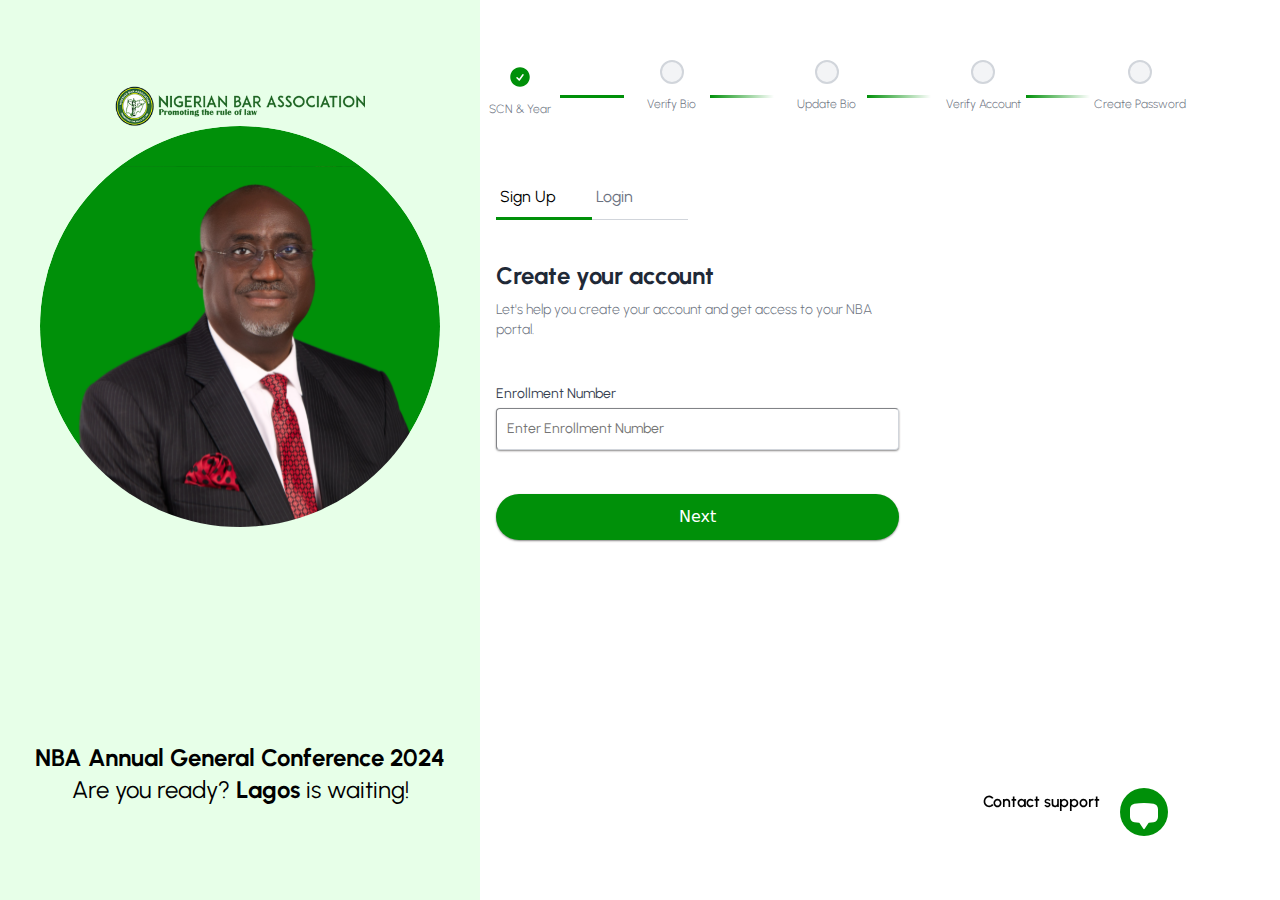
<file: pages/signup.html>
<!DOCTYPE html>
<html lang="en">
<head>
    <meta charset="UTF-8">
    <meta name="viewport" content="width=device-width, initial-scale=1.0">
    <title>Sign Up / NBA Dummy portal</title>
    <!--Fonts (Urbanist, Sans-serif)-->
    <link rel="preconnect" href="https://fonts.googleapis.com">
    <link rel="preconnect" href="https://fonts.gstatic.com" crossorigin>
    <link href="https://fonts.googleapis.com/css2?family=Urbanist:ital,wght@0,100..900;1,100..900&display=swap" rel="stylesheet">
    <!--Fonts (Kanit, Sans-serif)-->
    <link rel="preconnect" href="https://fonts.googleapis.com">
    <link rel="preconnect" href="https://fonts.gstatic.com" crossorigin>
    <link href="https://fonts.googleapis.com/css2?family=Kanit:ital,wght@0,100;0,200;0,300;0,400;0,500;0,600;0,700;0,800;0,900;1,100;1,200;1,300;1,400;1,500;1,600;1,700;1,800;1,900&family=Urbanist:ital,wght@0,100..900;1,100..900&display=swap" rel="stylesheet">
    <link rel="preconnect" href="https://fonts.googleapis.com">
    <!--Fonts (Poppins, Sans-serif)-->
    <link rel="preconnect" href="https://fonts.gstatic.com" crossorigin>
    <link href="https://fonts.googleapis.com/css2?family=Kanit:ital,wght@0,100;0,200;0,300;0,400;0,500;0,600;0,700;0,800;0,900;1,100;1,200;1,300;1,400;1,500;1,600;1,700;1,800;1,900&family=Poppins:ital,wght@0,100;0,200;0,300;0,400;0,500;0,600;0,700;0,800;0,900;1,100;1,200;1,300;1,400;1,500;1,600;1,700;1,800;1,900&family=Urbanist:ital,wght@0,100..900;1,100..900&display=swap" rel="stylesheet">
    <!--Fonts (Orbitron, Sans-serif)-->
    <link rel="preconnect" href="https://fonts.googleapis.com">
    <link rel="preconnect" href="https://fonts.gstatic.com" crossorigin>
    <link href="https://fonts.googleapis.com/css2?family=Kanit:ital,wght@0,100;0,200;0,300;0,400;0,500;0,600;0,700;0,800;0,900;1,100;1,200;1,300;1,400;1,500;1,600;1,700;1,800;1,900&family=Orbitron:wght@400..900&family=Poppins:ital,wght@0,100;0,200;0,300;0,400;0,500;0,600;0,700;0,800;0,900;1,100;1,200;1,300;1,400;1,500;1,600;1,700;1,800;1,900&family=Urbanist:ital,wght@0,100..900;1,100..900&display=swap" rel="stylesheet">
    <!--Fonts (Archivo, Sans-serif)-->
    <link rel="preconnect" href="https://fonts.googleapis.com">
    <link rel="preconnect" href="https://fonts.gstatic.com" crossorigin>
    <link href="https://fonts.googleapis.com/css2?family=Archivo:ital,wght@0,100..900;1,100..900&family=Kanit:ital,wght@0,100;0,200;0,300;0,400;0,500;0,600;0,700;0,800;0,900;1,100;1,200;1,300;1,400;1,500;1,600;1,700;1,800;1,900&family=Orbitron:wght@400..900&family=Poppins:ital,wght@0,100;0,200;0,300;0,400;0,500;0,600;0,700;0,800;0,900;1,100;1,200;1,300;1,400;1,500;1,600;1,700;1,800;1,900&family=Urbanist:ital,wght@0,100..900;1,100..900&display=swap" rel="stylesheet">
    <!--Fonts (Lindel-Hill, serif)-->
    <link rel="preconnect" href="https://fonts.googleapis.com">
    <link rel="preconnect" href="https://fonts.gstatic.com" crossorigin>
    <link href="https://fonts.googleapis.com/css2?family=Archivo:ital,wght@0,100..900;1,100..900&family=Kanit:ital,wght@0,100;0,200;0,300;0,400;0,500;0,600;0,700;0,800;0,900;1,100;1,200;1,300;1,400;1,500;1,600;1,700;1,800;1,900&family=Linden+Hill:ital@0;1&family=Orbitron:wght@400..900&family=Poppins:ital,wght@0,100;0,200;0,300;0,400;0,500;0,600;0,700;0,800;0,900;1,100;1,200;1,300;1,400;1,500;1,600;1,700;1,800;1,900&family=Urbanist:ital,wght@0,100..900;1,100..900&display=swap" rel="stylesheet">
    <!--Fonts (Open Sans, Sans-serif)-->
    <link rel="preconnect" href="https://fonts.googleapis.com">
    <link rel="preconnect" href="https://fonts.gstatic.com" crossorigin>
    <link href="https://fonts.googleapis.com/css2?family=Archivo:ital,wght@0,100..900;1,100..900&family=Kanit:ital,wght@0,100;0,200;0,300;0,400;0,500;0,600;0,700;0,800;0,900;1,100;1,200;1,300;1,400;1,500;1,600;1,700;1,800;1,900&family=Linden+Hill:ital@0;1&family=Open+Sans:ital,wght@0,300..800;1,300..800&family=Orbitron:wght@400..900&family=Poppins:ital,wght@0,100;0,200;0,300;0,400;0,500;0,600;0,700;0,800;0,900;1,100;1,200;1,300;1,400;1,500;1,600;1,700;1,800;1,900&family=Urbanist:ital,wght@0,100..900;1,100..900&display=swap" rel="stylesheet">
    <!--Bootstrap-->
    <link href="https://cdn.jsdelivr.net/npm/bootstrap@5.3.3/dist/css/bootstrap.min.css" rel="stylesheet" integrity="sha384-QWTKZyjpPEjISv5WaRU9OFeRpok6YctnYmDr5pNlyT2bRjXh0JMhjY6hW+ALEwIH" crossorigin="anonymous">
    <script src="https://cdn.jsdelivr.net/npm/bootstrap@5.3.3/dist/js/bootstrap.bundle.min.js" 
      integrity="sha384-YvpcrYf0tY3lHB60NNkmXc5s9fDVZLESaAA55NDzOxhy9GkcIdslK1eN7N6jIeHz" crossorigin="anonymous">
    </script>
    <!--Favicon-->
    <link rel="icon" type="image/x-icon" href="../photos/favicon.png">
    <style>
      .pageflex-full{
        display: flex;
      }
      @media (min-width: 1024px) {
        .inner-flex {
          flex-direction: row;
        }
        .hidden-bg {
          background-color: rgb(231 255 232);
          display: block;
        }
        .hidden-screen {
          padding-bottom: 18%;
        }

        .inner-overflow{
          padding-left: 10%;
          padding-right: 10%;
          padding-top: 10%;
          justify-content: flex-start;
        }
        .separateTop-field{
          margin-left: -1rem;
        }
        .flex-progress{
          gap: .75rem;
        }
        .checkmark{
          width: 1.5rem;
          height: 1.5rem;
        }
        .solidgreen{
          width: 4rem;
        }
        .unchecked{
          width: 1.5rem;
          height: 1.5rem;
        }
        .gradientgreen{
          width: 4rem;
        }
        .sign-in-form{
          width: 75%;
        }

        .separate-field{
          right: 7rem;
          bottom: 4rem;
        }
        .separate-field-text{
          display: block;
        } 
        .svg-bg{
          width: 3rem;
          height: 3rem;
        }
        svg{
          width: 2rem;
          height: 2rem;
          margin-top: .52rem;
        }
      }
      @media (max-width: 1023px){
        .inner-flex{
          flex-direction: column;
        }
        .hidden-bg {
          background-color: rgb(231 255 232);
          display: none;
        }

        .inner-overflow{
          justify-content: center;
        }
        .checkmark{
          width: 1rem;
          height: 1rem;
        }
        .unchecked{
          width: 1rem;
          height: 1rem;
        }
        .solidgreen{
          width: 1.75rem;
        }
        .gradientgreen{
          width: 1.75rem;
        }
        .sign-in-form{
          width: 100%;
        }

        .separate-field{
          right: .5rem;
          bottom: 1.25rem;
        }
        .separate-field-text{
        display: none;
        } 
        .svg-bg{
          width: 2rem;
          height: 2rem;
        }
        svg{
          height: 1.25rem;
          width: 1.25rem;
        }
      }
      @media (min-width: 768px){
        .progress-tag{
          display: flex;
        }
        .progress-tag-start{
          display: flex;
        }
        .progress-text{
          font-size: .75rem;
          line-height: 1rem;
        }
      }
      @media (max-width: 767px){
        .hidden{
          display: none;
        }
        .progress-text{
          font-size: 12px;
        }
      }
      .inner-flex {
        justify-content: flex-start;
        align-items: center;
        width: 100%;
        height: 100vh;
        display: flex;
      }
      .hidden-bg {
        color: rgb(255 255 255);
        min-height: 100%;
        width: 60%;
      }
      .hidden-screen {
        height: 100vh;
        display: flex;
        flex-direction: column;
        align-items: center;
        padding-top: 18%;
        justify-content: space-between;
      }
      .img-position{
        display: flex;
        flex-direction: column;
        margin-bottom: 1rem;
        justify-content: center;
        align-items: center;
      }
      .login-logo{
        width: 250px;
        max-width: 100%;
        height: auto;
        display: block;
      }
      .login-image{
        height: 400.55px;
        max-width: 100%;
        display: block;
      }
      .hidden-text{
        color: rgb(0 0 0);
        font-weight: 700;
        font-size: 1.5rem;
        line-height: 2rem;
        text-align: center;
        font-family: "Urbanist",sans-serif;
      }
      .hidden-font-normal{
        font-weight: 400;
        font-family: "Urbanist", sans-serif;
      }

      .overflow-bg{
        overflow-y: scroll;
        overflow-x: hidden;
        scrollbar-color: rgb(160, 160, 160);
        width: 100%;
        height: 100%;
      }
      .inner-overflow{
        display: flex;
        flex-direction: column;
        min-width: 100%;
        min-height: 100vh;
        padding: 1rem;
        align-items: flex-start;
       
      }
      .separateTop-field{
        justify-content: space-evenly;
        align-items: center;
        width: 100%;
        height: fit-content;
        margin-bottom: 2.5rem;
        display: flex;
      }
      .progress-tag{
        justify-content: space-evenly;
        align-items: center;
        width: 100%;
        padding-top: 2.52rem;
      }
      .progress-tag-start{
        justify-content: flex-start;
        align-items: center;
        width: 100%;
        padding-top: 2.52rem;
      }
      .flex-progress{
        justify-content: center;
        align-items: center;
        flex-direction: column;
        display: flex;
      }
      .checkmark{
        color: rgb(0 144 9);
        display: block;
      }
      .progress-text{
        color: rgb(107 114 128);
        font-family: "Urbanist", sans-serif;
        width: 100%;
      }
      .solidgreen{
        height: .19rem;
        background-color: rgb(0, 144, 9);
      }
      .gradientgreen{
        height: .19rem;
        --tw-gradient-from: #009009;
        --tw-gradient-to: rgb(0 144 9 / 0);
        --tw-gradient-stops: var(--tw-gradient-from), var(--tw-gradient-to);
        background-image: linear-gradient(to right, var(--tw-gradient-stops));
      }
      .unchecked{
        background-color: rgb(243 244 246 );
        border-color: rgb(209 213 219);
        border-width: 2px;
        border-radius: 9999px;
        border-style: solid;
      }
      .btns-display{
        margin-bottom: 2.5rem;
        display: flex;
        flex-direction: row;
      }
      a{
        text-decoration: none;
      }
      .signup-btn{
        color: rgb(0 0 0);
        text-align: left;
        padding-top: .5rem;
        padding-bottom: .5rem;
        border-bottom-color: rgb(0 144 9);
        border-bottom-width: .19rem;
        width: 6rem;
        border-bottom-style: solid;
        font-family: "Urbanist", sans-serif;
      }
      .login-btn{
        color: rgb(107 114 128);
        text-align: left;
        padding-top: .5rem;
        padding-bottom: .5rem;
        border-bottom-color: rgb(209 213 219);
        border-bottom-width: .1rem;
        width: 6rem;
        border-bottom-style: solid;
        font-family: "Urbanist", sans-serif;
      }
      
      .login-form{
        display: flex;
        flex-direction: column;
        margin-bottom: .75rem;
        align-items: flex-start;
      }
      h1{
        color: rgb(31 41 55);
        margin-bottom: .5rem;
        font-weight: 700;
        font-size: 1.5rem;
        line-height: 2rem;
        font-family: "Urbanist",sans-serif;
      }
      p{
        color: rgb(107 114 128);
        font-weight: 300;
        text-align: left;
        margin-bottom: 1.25rem;
        font-family: "Urbanist", sans-serif;
        font-size: .875rem;
        line-height: 1.25rem;
      }
      .first-field{
        margin-top: 2.75rem;
        margin-bottom: 2.75rem;
        width: 100%;
      }
      .field-text{
        color: rgb(55 65 81);
        text-align: left;
        font-weight: 400;
        font-family: "Urbanist", sans-serif;
        font-size: .875rem;
        line-height: 1.25rem;
        display: block;
      }
      .input-field{
        margin-top: .25rem;
        position: relative;
      }
      .input-text{
        display: block;
        font-family: "Urbanist", sans-serif;
        width: 70%;
        border-radius: .25rem;
        border-width: 1px;
        border-color: rgb(209 213 219);
        padding: .625rem;
        font-size: .875rem;
        line-height: 1.25rem;
        --tw-shadow: 0 1px 2px 0 rgba(124, 123, 123, 0.89);
        --tw-shadow-colored: 0 1px 2px 0 var(--tw-shadow-color);
        box-shadow: var(--tw-ring-offset-shadow, 0 0 #0000), var(--tw-ring-shadow, 0 0 #0000), var(--tw-shadow);
      }
      .icon-display{
        padding-right: .5rem;
        justify-content: center;
        align-items: center;
        display: inline-flex;
        right: 0;
        position: absolute;
        top: 0px;
        bottom: 0px;
      }
      input[type=text]:focus{
        border: 1px solid rgb(0, 144, 9);
        outline: none;
      }
      .fourth-field{
        margin-top: 2.75rem;
        width: 100%;
      }
      .login-greenBtn{
        --tw-shadow: 0 1px 2px 0 rgb(124 123 123 / 0.89);
        --tw-shadow-colored: 0 1px 2px 0 var(--tw-shadow-color);
        box-shadow: var(--tw-ring-offset-shadow, 0 0 #0000), var(--tw-ring-shadow, 0 0 #0000), var(--tw-shadow);
        color: rgb(255 255 255 );
        font-weight: 500;
        font-size: 1rem;
        line-height: 1.5rem;
        padding-top: .625rem;
        padding-bottom: .625rem;
        padding-left: 1rem;
        padding-right: 1rem;
        background-color: rgb(0 144 9);
        border-width: 1px;
        border-color: transparent;   
        border-radius: 1.5rem;
        justify-content: center;
        align-items: center;
        width: 70%;
        display: inline-flex;
        background-image: none;
        cursor: pointer;
        text-transform: none;
      }
      .separate-field{
        width: fit-content;
        position: fixed;
      }
      .separate-flex{
        display: flex;
        justify-content: flex-end;
        align-items: center;
        gap: 1.25rem;
        cursor: pointer;
      }
      .separate-field-text{
        font-family: "Urbanist", sans-serif;
        font-weight: 600;
        color: black;
        font-size: 1rem;
      }  
      .svg-bg{
        display: flex;
        background-color: rgb(0, 144, 9);
        align-items: center;
        justify-content: center;
        border-radius: 9999px;
        padding: .25rem;
      }
      svg{
        color: rgb(255 255 255);
        justify-content: flex-end;
        display: inline-flex;
        vertical-align: middle;
      }
    </style>
</head>
<body>
  <div class="pageflex-full">
    <div class="inner-flex">
      <div class="hidden-bg">
        <div class="hidden-screen">
          <div class="img-position">
            <img loading="eager" src="../photos/logo-NBA.png" class="login-logo">
            <img src="../SVGs/chairman-login.svg" class="login-image">
          </div>
          <h4 class="hidden-text">NBA Annual General Conference 2024 
            <br> 
            <span class="hidden-font-normal">Are you ready?</span> 
            Lagos
            <span class="hidden-font-normal"> is waiting!</span>
          </h4>
        </div>
      </div>
      <div class="overflow-bg">
        <div class="inner-overflow">
          <div class="separateTop-field">
            <div class="hidden progress-tag false">
              <div role="button" class="flex-progress">
                <svg xmlns="http://www.w3.org/2000/svg" viewBox="0 0 24 24" fill="currentColor" aria-hidden="true" class="checkmark">
                  <path fill-rule="evenodd" d="M2.25 12c0-5.385 4.365-9.75 9.75-9.75s9.75 4.365 9.75 9.75-4.365 9.75-9.75 9.75S2.25 17.385 2.25 12zm13.36-1.814a.75.75 0 10-1.22-.872l-3.236 4.53L9.53 12.22a.75.75 0 00-1.06 1.06l2.25 2.25a.75.75 0 001.14-.094l3.75-5.25z" clip-rule="evenodd"></path>
                </svg>
                <p class="progress-text">SCN &amp; Year</p>
              </div>
              <div class="solidgreen"></div>
            </div>
            <div class="hidden progress-tag false">
              <div role="button" class="flex-progress">
                <div class="unchecked">
                </div>
                <p class="progress-text">Verify Bio</p>
              </div>
              <div class="gradientgreen"></div>
            </div>
            <div class="hidden progress-tag false">
              <div role="button" class="flex-progress">
                <div class="unchecked"></div>
                <p class="progress-text">Update Bio</p>
              </div>
              <div class="gradientgreen"></div>
            </div>
            <div class="hidden progress-tag false">
              <div role="button" class="flex-progress">
                <div class="unchecked"></div>
                <p class="progress-text">Verify Account</p>
              </div>
              <div class="gradientgreen"></div>
            </div>
            <div class="hidden progress-tag-start !justify-start">
              <div role="button" class="flex-progress">
                <div class="unchecked"></div>
                <p class="progress-text">Create Password</p>
              </div>
            </div>
          </div>
          <div class="btns-display">
            <a class="signup-btn" href="signup.html">&nbsp;Sign Up</a>
            <a class="login-btn" href="./log-in.html">&nbsp;Login</a>
          </div>
          <form class="sign-in-form" autocomplete="on">
            <h1>Create your account</h1>
            <p>Let's help you create your account and get access to your NBA<br> portal.</p>
            <div class="first-field">
              <div>
                <label for="scn" class="field-text">Enrollment Number</label>
                <div class="input-field">
                  <input type="text" id="scn" placeholder="Enter Enrollment Number" name="scn" autocomplete="scn" required="" class="input-text">
                </div>
                <div class="icon-display">
                </div>
              </div>
            </div>
            <div class="fourth-field">
              <button type="submit" class="login-greenBtn">Next</button>
            </div>
          </form>
          <div>
            <div class="separate-field">
              <div class="separate-flex">
                <p class="separate-field-text">Contact support</p>
                <div class="svg-bg">
                  <svg xmlns="http://www.w3.org/2000/svg" viewBox="0 0 24 24" fill="currentColor" aria-hidden="true" class="lg:mt-[0.3rem] w-5 h-5 lg:w-8 lg:h-8 inline-flex justify-end text-white">
                    <path fill-rule="evenodd" d="M4.848 2.771A49.144 49.144 0 0112 2.25c2.43 0 4.817.178 7.152.52 1.978.292 3.348 2.024 3.348 3.97v6.02c0 1.946-1.37 3.678-3.348 3.97a48.901 48.901 0 01-3.476.383.39.39 0 00-.297.17l-2.755 4.133a.75.75 0 01-1.248 0l-2.755-4.133a.39.39 0 00-.297-.17 48.9 48.9 0 01-3.476-.384c-1.978-.29-3.348-2.024-3.348-3.97V6.741c0-1.946 1.37-3.68 3.348-3.97z" clip-rule="evenodd"></path>
                  </svg>
                </div>
              </div>
            </div>
          </div>
        </div>
      </div>
    </div>
  </div>
</body>
</html>
</file>
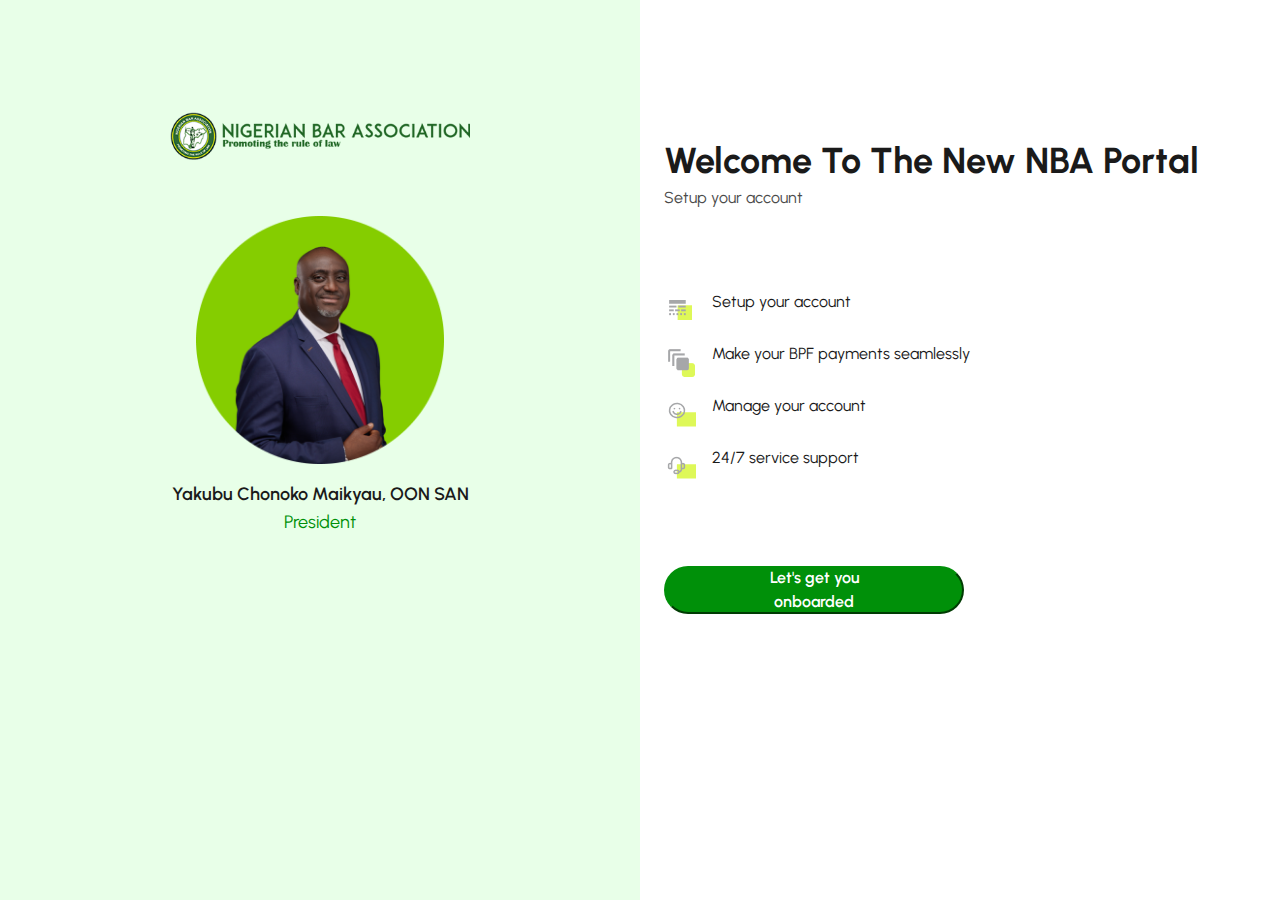
<file: pages/welcome.html>
<!DOCTYPE html>
<html lang="en">
<head>
    <meta charset="UTF-8">
    <meta name="viewport" content="width=device-width, initial-scale=1.0">
    <title>Welcome To The NBA Portal / Nigerian Bar Association Dummy</title>
    <!--Fonts (Urbanist, Sans-serif)-->
    <link rel="preconnect" href="https://fonts.googleapis.com">
    <link rel="preconnect" href="https://fonts.gstatic.com" crossorigin>
    <link href="https://fonts.googleapis.com/css2?family=Urbanist:ital,wght@0,100..900;1,100..900&display=swap" rel="stylesheet">
    <!--Fonts (Kanit, Sans-serif)-->
    <link rel="preconnect" href="https://fonts.googleapis.com">
    <link rel="preconnect" href="https://fonts.gstatic.com" crossorigin>
    <link href="https://fonts.googleapis.com/css2?family=Kanit:ital,wght@0,100;0,200;0,300;0,400;0,500;0,600;0,700;0,800;0,900;1,100;1,200;1,300;1,400;1,500;1,600;1,700;1,800;1,900&family=Urbanist:ital,wght@0,100..900;1,100..900&display=swap" rel="stylesheet">
    <link rel="preconnect" href="https://fonts.googleapis.com">
    <!--Fonts (Poppins, Sans-serif)-->
    <link rel="preconnect" href="https://fonts.gstatic.com" crossorigin>
    <link href="https://fonts.googleapis.com/css2?family=Kanit:ital,wght@0,100;0,200;0,300;0,400;0,500;0,600;0,700;0,800;0,900;1,100;1,200;1,300;1,400;1,500;1,600;1,700;1,800;1,900&family=Poppins:ital,wght@0,100;0,200;0,300;0,400;0,500;0,600;0,700;0,800;0,900;1,100;1,200;1,300;1,400;1,500;1,600;1,700;1,800;1,900&family=Urbanist:ital,wght@0,100..900;1,100..900&display=swap" rel="stylesheet">
    <!--Fonts (Orbitron, Sans-serif)-->
    <link rel="preconnect" href="https://fonts.googleapis.com">
    <link rel="preconnect" href="https://fonts.gstatic.com" crossorigin>
    <link href="https://fonts.googleapis.com/css2?family=Kanit:ital,wght@0,100;0,200;0,300;0,400;0,500;0,600;0,700;0,800;0,900;1,100;1,200;1,300;1,400;1,500;1,600;1,700;1,800;1,900&family=Orbitron:wght@400..900&family=Poppins:ital,wght@0,100;0,200;0,300;0,400;0,500;0,600;0,700;0,800;0,900;1,100;1,200;1,300;1,400;1,500;1,600;1,700;1,800;1,900&family=Urbanist:ital,wght@0,100..900;1,100..900&display=swap" rel="stylesheet">
    <!--Fonts (Archivo, Sans-serif)-->
    <link rel="preconnect" href="https://fonts.googleapis.com">
    <link rel="preconnect" href="https://fonts.gstatic.com" crossorigin>
    <link href="https://fonts.googleapis.com/css2?family=Archivo:ital,wght@0,100..900;1,100..900&family=Kanit:ital,wght@0,100;0,200;0,300;0,400;0,500;0,600;0,700;0,800;0,900;1,100;1,200;1,300;1,400;1,500;1,600;1,700;1,800;1,900&family=Orbitron:wght@400..900&family=Poppins:ital,wght@0,100;0,200;0,300;0,400;0,500;0,600;0,700;0,800;0,900;1,100;1,200;1,300;1,400;1,500;1,600;1,700;1,800;1,900&family=Urbanist:ital,wght@0,100..900;1,100..900&display=swap" rel="stylesheet">
    <!--Fonts (Lindel-Hill, serif)-->
    <link rel="preconnect" href="https://fonts.googleapis.com">
    <link rel="preconnect" href="https://fonts.gstatic.com" crossorigin>
    <link href="https://fonts.googleapis.com/css2?family=Archivo:ital,wght@0,100..900;1,100..900&family=Kanit:ital,wght@0,100;0,200;0,300;0,400;0,500;0,600;0,700;0,800;0,900;1,100;1,200;1,300;1,400;1,500;1,600;1,700;1,800;1,900&family=Linden+Hill:ital@0;1&family=Orbitron:wght@400..900&family=Poppins:ital,wght@0,100;0,200;0,300;0,400;0,500;0,600;0,700;0,800;0,900;1,100;1,200;1,300;1,400;1,500;1,600;1,700;1,800;1,900&family=Urbanist:ital,wght@0,100..900;1,100..900&display=swap" rel="stylesheet">
    <!--Fonts (Open Sans, Sans-serif)-->
    <link rel="preconnect" href="https://fonts.googleapis.com">
    <link rel="preconnect" href="https://fonts.gstatic.com" crossorigin>
    <link href="https://fonts.googleapis.com/css2?family=Archivo:ital,wght@0,100..900;1,100..900&family=Kanit:ital,wght@0,100;0,200;0,300;0,400;0,500;0,600;0,700;0,800;0,900;1,100;1,200;1,300;1,400;1,500;1,600;1,700;1,800;1,900&family=Linden+Hill:ital@0;1&family=Open+Sans:ital,wght@0,300..800;1,300..800&family=Orbitron:wght@400..900&family=Poppins:ital,wght@0,100;0,200;0,300;0,400;0,500;0,600;0,700;0,800;0,900;1,100;1,200;1,300;1,400;1,500;1,600;1,700;1,800;1,900&family=Urbanist:ital,wght@0,100..900;1,100..900&display=swap" rel="stylesheet">
    <!--Bootstrap-->
    <link href="https://cdn.jsdelivr.net/npm/bootstrap@5.3.3/dist/css/bootstrap.min.css" rel="stylesheet" integrity="sha384-QWTKZyjpPEjISv5WaRU9OFeRpok6YctnYmDr5pNlyT2bRjXh0JMhjY6hW+ALEwIH" crossorigin="anonymous">
    <!--Favicon-->
    <link rel="icon" type="image/x-icon" href="../photos/favicon.png">
    <link href='https://unpkg.com/boxicons@2.1.4/css/boxicons.min.css' rel='stylesheet'>
    <style>
        *{
            margin: 0;
            padding: 0;
            box-sizing: border-box;
        }
        body{
            font-family: Urbanist, system-ui, sans-serif;
            -webkit-font-smoothing: antialiased;
            -moz-osx-font-smoothing: grayscale;
            color: #1a1a1a;
        }
        a{
            text-decoration: none;
            color: #1a1a1a;
        }
        .welcome-screen{
            display: flex;
            min-height: 100vh;
        }
        .flex-left{
            padding-bottom: 2.5rem;
            position: relative;
            background-color: rgb(232 255 232);
        }
        .flex-left-logo{
            object-fit: contain;
            width: 300px;
            height: 5rem;
            margin-bottom: 2.5rem;
            max-width: 100%;
            display: block;
        }
        .mx-auto{
            margin-left: auto;
            margin-right: auto;
        }
        .flexleft-content{
            display: flex;
            flex-direction: column;
            justify-content: center;
            align-items: center;
        }
        .welcome-photo{
            object-fit: contain;
            width: 248px;
            height: 248px;
            margin-bottom: 1rem;
            max-width: 100%;
            display: block;
        }
        .flexleft-text{
            font-weight: 600;
            font-size: 1.125rem;
            line-height: 1.75rem;
            text-align: center;
        }
        .flextext-green{
            color: rgb(0 144 9);
            font-weight: 400;
            display: block;
        }
        .flex-right{
            display: flex;
            flex-direction: column;
            padding-left: 1.5rem;
            padding-right: 1.5rem;
            padding-top: 2.5rem;
            padding-bottom: 2.5rem;
        }
        .header-bold{
            line-height: 1.375;
            font-size: 2.25rem;
            margin-bottom: .75rem;
            font-weight: 700;
            margin: 0;
        }
        .header-light{
            color: rgb(74 74 74);
            font-size: 1rem;
            line-height: 1.5rem;
            margin: 0;
        }
        .flex-display{
            gap: .75rem;
            display: flex;
            flex-direction: column;
        }
        .flex-process{
            gap: 1rem;
            align-items: center;
            display: flex;
            flex-direction: row;
        }
        .process-icon{
            justify-content: center;
            align-items: center;
            width: 2rem;
            height: 2rem;
            display: flex;
        }
        .onboard-btn{
            background-color: rgb(0 144 9);
            color: rgb(255 255 255);
            transition-property: color, background-color, border-color, text-decoration-color, fill, stroke, opacity, box-shadow, transform, filter, backdrop-filter, -webkit-backdrop-filter;
            transition-duration: .3s;
            transition-timing-function: cubic-bezier(.4,0,.2,1);
            border-radius: 9999px;
            padding: 1.25rem 4rem;
            text-align: center;
            font-size: 1rem;
            line-height: 1.5rem;
            font-weight: 600;
            justify-content: center;
            align-items: center;
            max-width: 300px;
            width: 100%;
            height: 3rem;
            display: flex;
            text-transform: none;
            background-image: none;
            border-color: rgb(0 144 9);
        }
        .onboard-btn:hover {
            background-color: rgb(41 93 46);
        }
        @media (min-width: 1024px){
            .welcome-screen{
                flex-direction: row;
            }
            .flex-left{
                padding-top: 6rem;
                width: 50%;
            }
            .flex-right{
                gap: 5rem;
                width: 50%;
                min-height: 100vh;
            }
        }
        @media (max-width: 1023px){
            .welcome-screen{
                flex-direction: column;
            }
            .flex-right{
                gap: 2.5rem;
                width: 100%;
            }
        }
        @media (min-width: 1280px){
            .flex-rightHead{
                margin-top: 6rem;
            }
        }
        element.style {
            position: fixed;
            z-index: 9999;
            inset: 16px;
            pointer-events: none;
        }
    </style>
</head>
<body>
   <div class="welcome-screen">
    <div class="flex-left">
        <a href="../index.html">
            <img src="../photos/logo-NBA.png" class="flex-left-logo mx-auto" alt="Logo">
        </a>
            <div class="flexleft-content">
                <img src="../photos/president-welcome-page.png" class="welcome-photo" alt="President">
                <p class="flexleft-text">Yakubu Chonoko Maikyau, OON SAN 
                    <span class="flextext-green">President</span>
                </p>
            </div>
    </div>
    <div class="flex-right">
        <div class="flex-rightHead">
            <h1 class="header-bold">Welcome To The New NBA Portal</h1>
            <p class="header-light">Setup your account</p>
        </div>
        <div class="flex-display">
            <div class="flex-process">
                <div class="process-icon">
                    <img src="../photos/acct-setup.png" alt="list-item-one">
                </div>
                <p class="text-process">Setup your account</p>
            </div>
            <div class="flex-process">
                <div class="process-icon">
                    <img src="../photos/seamless-payment-icon.png" alt="list-item-two">
                </div>
                <p class="text-[#4A4A4A] text-sm xl:text-base">Make your BPF payments seamlessly</p>
            </div>
            <div class="flex-process">
                <div class="process-icon">
                    <img src="../photos/manage-acct-icon.png" alt="list-item-three">
                </div>
                <p class="text-[#4A4A4A] text-sm xl:text-base">Manage your account</p>
            </div>
            <div class="flex-process">
                <div class="process-icon">
                    <img src="../photos/service-support-icon.png" alt="list-item-four">
                </div>
                <p class="text-[#4A4A4A] text-sm xl:text-base">24/7 service support</p>
            </div>
        </div>
        <form action="../pages/signup.html">
            <button type="submit" class="onboard-btn">Let's get you onboarded</button>
        </form>
    </div>
   </div>
   <div style="position: fixed; z-index: 9999; inset: 16px; pointer-events: none;"></div>
    <script src="https://cdn.jsdelivr.net/npm/bootstrap@5.3.3/dist/js/bootstrap.bundle.min.js" 
        integrity="sha384-YvpcrYf0tY3lHB60NNkmXc5s9fDVZLESaAA55NDzOxhy9GkcIdslK1eN7N6jIeHz" crossorigin="anonymous">
    </script>
</body>
</html>
</file>
<file: style.css>
@import url("https://fonts.googleapis.com/css2?family=Urbanist:ital,wght@0,100..900;1,100..900&display=swap");
*{
  margin: 0;
  padding: 0;
  box-sizing: border-box;
}

::after{
  box-sizing: border-box;
}

.header{
  --tw-shadow: 0 10px 15px -3px rgb(0 0 0 / .1), 0 4px 6px -4px rgb(0 0 0 / .1) !important;
  --tw-shadow-colored: 0 10px 15px -3px var(--tw-shadow-color), 0 4px 6px -4px var(--tw-shadow-color) !important;
  box-shadow: var(--tw-ring-offset-shadow, 0 0 #0000), var(--tw-ring-shadow, 0 0 #0000), var(--tw-shadow) !important;
  background-color: rgb(255 255 255);
  width: 100%;
  unicode-bidi: isolate;
  z-index: 3;
  top: 0;
  position: fixed;
}

.navbar{
  justify-content: space-between;
  align-items: center;
  width: 100%;
  height: 84px;
  display: flex;
  border-radius: 9999px;
}

.navbarlogo{
  font-weight: 700;
  font-size: 1.25rem;
  line-height: 1.75rem;
}

.navbar-logo{
  height: 4rem;
  max-width: 100%;
  display: block;
}

.navbar-toggler{
  cursor: pointer;
  background-color: transparent;
  background-image: none;
  text-transform: none;
  border: 0;
}

.navbar-toggler-icon{
  color: rgb(26, 26, 26);
  display: block;
}

.navbar-collapse{
  gap: 1.5rem;
  justify-content: space-between;
  align-items: center;
  flex: 1 1 0%;
}

.navbar-nav{
  display: flex;
  gap: .15rem;
  margin-right: 1.7rem;
}

.nav-item{
  font-family: "Urbanist", sans-serif;
  font-weight: 700;
  color: rgba(26, 26, 26);
  gap: 1rem;
  font-size: .850rem;
  line-height: 1rem;
  position: relative;
  align-items: center;
  display: flex;
  margin-right: .5rem;
}

.dropdown-menu{
  font-family: inherit;
  color: rgb(26, 26, 26, 0.856);
  opacity: 1;
  padding: .5rem;
  background-color: rgb(255 255 255);
  border-width: 1px;
  border-radius: .375rem;
  transform: translate(var(--tw-translate-x), var(--tw-translate-y)) rotate(var(--tw-rotate)) skew(var(--tw-skew-x)) skewY(var(--tw-skew-y)) scaleX(var(--tw-scale-x)) scaleY(var(--tw-scale-y));
  --tw-scale-x: 1;
  --tw-scale-y: 1;
  width: 200px;
  top: 34px;
  position: absolute;
}

.dropdown-item{
  color: rgb(26 26 26);
  font-family: inherit;
  font-weight: 600;
  font-size: .860rem;
  line-height: 1.15rem;
  padding-top: .5rem;
  padding-bottom: .5rem;
  padding-left: .55rem;
  padding-right: .55rem;
  display: block;
  border-radius: .25rem;
}

.dropdown-item:hover{
  background-color: rgb(238 248 238 );
}

.nav-end{
  display: flex;
  flex-direction: row;
}

.transparent-btnff{
  background-color: transparent;
  padding: 5px 10px;
  border-radius: 5px;
  border-color: rgb(0, 144, 10);
  border-style: solid;
}

.transparent-btnss{
  background-color: rgb(0, 144, 10);
  padding: 5px 10px;
  border-radius: 5px;
}

.transparent-btnff:hover, .transparent-btnss:hover{
  background-color: rgba(0, 144, 10, 0.603);
  border-color: rgba(0, 144, 10, 0.603);
}

.signin-btn, .signup-btn{
  color: rgb(26 26 26);
  font-family: "Urbanist", sans-serif;
  font-weight: 700;
  font-size: .860rem;
}

@media (min-width: 640px){
  .navbar{ 
    padding-left: 0;
    padding-right: 0;
  }
}

@media (max-width: 639px){
  .navbar{
    padding-left: 1rem;
    padding-right: 1rem;
  }
}

@media (max-width: 1279px){
  .container{
    max-width: 1279px;
    overflow: hidden;
  }

  .navbar-collapse{
    opacity: 1;
    background-color: rgb(255 255 255);
    border-top-width: 1px;
    list-style-type: none;
    transform: translate(var(--tw-translate-x), var(--tw-translate-y)) rotate(var(--tw-rotate)) skew(var(--tw-skew-x)) skewY(var(--tw-skew-y)) scaleX(var(--tw-scale-x)) scaleY(var(--tw-scale-y));
    --tw-scale-x: 1;
    --tw-scale-y: 1;
    width: 100%;
    height: 100vh;
    z-index: 1;
    left: 0;
    position: fixed;
    top: 84px;
  }

  .nav-item{
    transition-property: opacity !important;
    transition-timing-function: cubic-bezier(.4,0,.2,1) !important;
    transition-duration: .15s !important;
    padding: 1rem !important;
    border-bottom-color: rgb(229 231 235) !important;
    border-bottom-width: .5px !important;
    border-bottom-style: solid;
  }

  .nav-link{
    justify-content: space-between;
    align-items: center;
    display: flex;
    
  }

  .dropdown-menu{
    width: 100%;
    opacity: 1;
    transform: translate(var(--tw-translate-x), var(--tw-translate-y)) rotate(var(--tw-rotate)) skew(var(--tw-skew-x)) skewY(var(--tw-skew-y)) scaleX(var(--tw-scale-x)) scaleY(var(--tw-scale-y)) !important;
    --tw-scale-x: 1 !important;
    --tw-scale-y: 1 !important;
    margin-top: .75rem !important;
    border: none;
  }

  .dropdown-item{
    outline: 2px solid transparent !important;
    outline-offset: 2px !important;
    padding: .75rem;
    display: block;
    
  }

  .dropdown-item:hover{
    background-color: rgb(243, 240, 240);
  }

  .separate-dropdown-content{
    padding: 1rem;
    border-bottom-color: rgb(229 231 235);
    border-bottom-width: .5px;
    border-bottom-style: solid;
  }

  .separate-flex{
    justify-content: space-between;
    align-items: center;
    display: flex;
  }

  .separate-text{
    color: rgb(0, 144, 10);
    font-weight: 600;
    font-size: .875rem;
    line-height: 1.25rem;
    padding-top: .75rem;
    padding-bottom: .75rem;
    display: block;
  }

  .nav-end{
    display: none;
  }
}

.featurette{
  display: flex;
  justify-content: space-between;
}

.featurette-left{
  display: flex;
  flex-direction: column;
  justify-content: center;
  align-content: center;
}

.featurette-image{
  max-width: 100%;
  height: auto;
  display: block;
}

.conference-featuretteText{
  display: flex;
  flex-direction: column;
  justify-content: center;
  background-color: rgb(0, 144, 10);
}

.conference-featuretteText p{
  font-family: "kanit", sans-serif;
  font-size: 1.5rem;
  color: rgb(255 255 255);
  font-weight: 300;
  margin-bottom: 1.5rem;
  line-height: 2rem;
  margin: 0;
}

.conference-featuretteText h1{
  font-family: "kanit", sans-serif;
  color: rgb(255 255 255);
  font-size: 2.25rem;
  font-weight: 600;
  line-height: 2.5rem;
  margin: 0;
  margin-top: 1.5rem;
}

.featurette-btns{
  display: flex;
  gap: 1.5rem;
  margin-top: 30px;
}

.white-btn{
  background-color: #ffffff;
  border-radius: 9999px;
  padding: 1.25rem 4rem;
  text-align: center;
  font-size: 1rem;
  font-weight: 600;
  color: rgb(0 144 9 );
  text-decoration: none;
  height: 3.5rem;
  line-height: 1;
}

.whiteOutline-btn{
  background-color: transparent;
  border-radius: 9999px;
  border-width: 2px;
  border-style: solid;
  border-color: white;
  padding: 1.25rem 4rem;
  text-align: center;
  font-size: 1rem;
  font-weight: 600;
  color: white;
  text-decoration: none;
  height: 3.5rem;
  line-height: 1;
}

.relative-bg-peach{
  position: relative;
  background-color: #f9f9f9;
  padding-top: 10rem;
  padding-bottom: 10rem;
  padding-left: 0;
  padding-right: 0;
  display: flex;
  width: 100%;
  overflow: hidden;
  z-index: 0;
}

.img-left{
  position: absolute;
  object-fit: contain;
  left: -2.25rem;
  vertical-align: middle;
}

.text-center{
  display: flex;
  text-align: left;
  gap: 5rem;
  flex-direction: row;
  width: 40%;
  justify-content: center;
  align-items: center;
}

.text-area{
  display: flex;
  flex-direction: column;
  width: 40%;
  justify-content: center;
}

.bold-text{
  text-align: center;
  font-weight: 600;
  font-family: "Urbanist", sans-serif;
  line-height: 2rem;
  font-size: 2.25rem;
  margin-bottom: 30px;
}

.gray-text{
  color: rgb(112 112 112);
  line-height: 2.5rem;
  text-align: center;
  margin: 0;
  font-size: 18px;
  font-family: "Urbanist", sans-serif;
}

.greenBig-btn{
  gap: 1.25rem;
  display: flex;
  justify-content: space-between;
  align-items: center;
  margin-top: 2.5rem;
}

.green-button{
  background-color: rgb(0 144 9);
  transition-property: color, background-color, border-color, text-decoration-color, fill, stroke, opacity, box-shadow, transform, filter, backdrop-filter, -webkit-backdrop-filter;
  transition-duration: .3s;
  transition-timing-function: cubic-bezier(.4,0,.2,1);
  border-radius: 9999px;
  padding: 1.25rem 4rem;
  text-align: center;
  font-size: 1rem;
  line-height: 1.5rem;
  font-weight: 600;
  text-decoration: none;
  color: #ffffff;
}

.img-right{
  position: absolute;
  object-fit: contain;
  right: -2.25rem !important;
  vertical-align: middle;
}

.grid{
  display: grid;
  grid-template-columns: repeat(3, minmax(0, 1fr));
  text-align: center;
}

.flex-first{
  display: flex;
  flex-direction: column;
  justify-content: center;
  border-bottom-width: 1px;
  border-bottom-color: rgb(229 231 235);
  border-right-width: 1px;
  border-right-color: rgb(229 231 235);
  padding: 3rem;
  border-bottom-style: solid;
  border-right-style: solid;
}

.flex-second{
  display: flex;
  flex-direction: column;
  justify-content: center;
  border-bottom-width: 1px;
  border-bottom-color: rgb(229 231 235);
  border-right-width: 1px;
  border-right-color: rgb(229 231 235);
  padding: 3rem;
  border-bottom-style: solid;
  border-right-style: solid;
}

.flex-third{
  display: flex;
  flex-direction: column;
  justify-content: center;
  border-bottom-width: 1px;
  border-bottom-color: rgb(229 231 235);
  padding: 3rem;
  border-bottom-style: solid;
}

.flex-fourth {
  display: flex;
  flex-direction: column;
  justify-content: center;
  border-right-width: 1px;
  border-right-color: rgb(229 231 235);
  padding: 3rem;
  border-bottom: 0px;
  border-right-style: solid;
}

.flex-fifth{
  display: flex;
  flex-direction: column;
  justify-content: center;
  border-right-width: 1px;
  border-right-color: rgb(229 231 235);
  padding: 3rem;
  border-bottom: 0px;
  border-right-style: solid;
}

.flex-sixth{
  display: flex;
  flex-direction: column;
  justify-content: center;
  border-right-width: 0px;
  padding: 2.5rem;
  border-bottom: 0px;
}

.bolder-text{
  font-size: 2.25rem;
  font-weight: 700;
  line-height: 2.5rem;
  font-family: "Urbanist", sans-serif;
  margin-bottom: 1.25rem;
}

.light-text{
  color: rgb(112 112 112);
  font-size: 1.25rem !important;
  line-height: 1.75rem !important;
}

.relative-bg-black{
  padding-left: 0;
  padding-right: 0;
  padding-bottom: 0;
  padding-top: 0;
  background-color: rgb(34 34 34);
  position: relative;
  z-index: 0;
}

.flex-textPhoto{
  display: flex;
  gap: 1.25rem;
  align-items: flex-start;
}

.relative-img{
  margin-bottom: 2.5rem;
  position: relative;
}

.gray-photo{
  object-fit: contain;
  display: block;
}

.photo-text{
  color: rgb(255 255 255);
  font-family: "Urbanist", sans-serif;
}

.white-boldText{
  font-size: 1.875rem;
  line-height: 2.25rem;
  margin-bottom: 1.25rem;
  font-weight: 600;
}

.white-lightText{
  font-size: 1.25rem;
  line-height: 1.75rem;
  margin-bottom: 1.25rem;
  text-align: left;
}

.green-text{
  color: rgb(0 144 9);
  font-size: 1.125rem;
  line-height: 1.75rem;
  margin-bottom: .25rem;
}

.white-lighttext{
  font-size: 1.125rem;
  line-height: 1.75rem;
}

.mt-20{
  margin-top: 5rem;
}

.button-mt{
  background-color: rgb(0 144 9);
  border-color: rgb(0 144 9);
  color: rgb(255 255 255);
  transition-property: color, background-color, border-color, text-decoration-color, fill, stroke, opacity, box-shadow, transform, filter, backdrop-filter, -webkit-backdrop-filter;
  transition-duration: .3s;
  transition-timing-function: cubic-bezier(.4,0,.2,1);
  border-radius: 9999px;
  padding: 1.25rem 4rem;
  text-align: center;
  font-size: 1rem;
  line-height: 1.5rem;
  font-weight: 600;
  cursor: pointer;
  font-family: "Urbanist", sans-serif;
}

.button-mt:hover{
  background-color: rgb(41 93 46);
  border-color: rgb(41 93 46);
}


.fora-heading{
  padding-left: 2.5rem;
  padding-right: 2.5rem;
  z-index: 0;
}

.fora-width{
  max-width: 48rem;
  width: 100%;
}

.fora-headerTextBold{
  color: rgb(34 34 34);
  text-align: center;
  margin-bottom: 77px;
  font-weight: 700;
  font-family: "Urbanist", sans-serif;
}

.fora-headerTextLight{
  color: rgb(112 112 112);
  line-height: 1.375;
  font-weight: 400;
  font-size: 20px;
  margin-top: 15px;
  display: block;
}

.grid-gap{
  gap: 8rem;
}

.fora-photoText{
  text-align: center;
  width: 270px;
  height: 244px;
}

.fora-img{
  object-fit: contain;
  width: 100%;
  height: 100%;
  max-width: 100%;
  display: block;
}

.fora-photoTextsecond{
  text-align: center;
  width: 270px;
  height: 244px;
}

.featurette-bg-gray{
  padding-bottom: 8rem;
  padding-left: 0;
  padding-right: 0;
  background-color: rgb(249 249 249);
  z-index: 0;
}

.relative-featurette{
  position: relative;
}

.grayFlex-relative{
  display: flex;
  width: 100%;
}

h3{
  font-family: "Urbanist", sans-serif;
  font-weight: 700;
}

.headingText{
  color:  rgb(34 34 34);
  margin-top: 77px;
  margin-bottom: 2.5rem;
}

.smalltext{
  color: rgb(112 112 112);
  line-height: 1.375;
  font-weight: 400;
  font-size: 20px;
  display: block;
  margin-top: 15px;
}

.flex-link{
  gap: 1rem;
  display: flex;
  flex-direction: row;
}

.android{
  width: 178px;
  height: 58px;
  max-width: 100%;
  display: block;
}

.ios{
  width: 178px;
  height: 58px;
  max-width: 100%;
  display: block;
}

.absolute-img{
  top: 0;
  right: 0;
  position: absolute;
}

.absoluteImg-sizing{
  width: 847px;
  height: 787px;
}

.img-control{
  object-fit: contain;
  width: 847px;
  height: 787px;
  max-width: 100%;
  display: block;
}

.relative-bg-white{
  position: relative;
  padding-top: 10rem;
  padding-bottom: 10rem;
  padding-left: 0;
  padding-right: 0;
  display: flex;
  width: 100%;
  overflow: hidden;
  z-index: 0;
}

.bgWhite-img-left{
  object-fit: contain;
  left: -2.25rem;
  position: absolute;
  max-width: 100%;
}

.bgWhite-text-center{
  display: flex;
  align-items: center;
  justify-content: center;
}

.bg-whiteText-area{
  justify-content: center;
  display: flex;
  flex-direction: column;
}

.bg-whiteText{
  font-family: "Urbanist",sans-serif;
  font-weight: 600;
  font-size: 48px;
  text-align: center;
}

.bgWhite-greenBig-btn{
  gap: 1.25rem;
  justify-content: space-between;
  align-items: center;
  margin-top: 2.5rem;
}

.bgWhite-green-button{
  background-color: rgb(0 144 9);
  color: rgb(255 255 255);
  transition-property: color, background-color, border-color, text-decoration-color, fill, stroke, opacity, box-shadow, transform, filter, backdrop-filter, -webkit-backdrop-filter;
  transition-duration: .3s;
  transition-timing-function: cubic-bezier(.4,0,.2,1);
  transition-property: color, background-color, border-color, text-decoration-color, fill, stroke, opacity, box-shadow, transform, filter, backdrop-filter, -webkit-backdrop-filter;
  border-radius: 9999px;
  padding: 1.25rem 4rem;
  text-align: center;
  font-size: 1rem;
  line-height: 1.5rem;
  font-weight: 600;
  font-family: "Urbanist",sans-serif;
  text-decoration: none;
}

.bgWhite-img-right{
  object-fit: contain;
  right: -2.25rem;
  position: absolute;
  max-width: 100%;
}

.bg-green{
  background-color: rgb(0 144 9);
  position: relative;
  padding-left: 2.5rem;
  padding-right: 2.5rem;
  z-index: 0;
}
@media (max-width: 1279px){
  .container{
    max-width: 1279px;
  }

  .bg-green{
    padding-top: 5rem;
    padding-bottom: 2.5rem;
    padding-left: 2.5rem;
    padding-right: 2.5rem; 
    align-items: center;
  }

  .bg-greenContent{
    flex-direction: column;
  }

  .greenContent-text{
    text-align: center;
    align-items: center;
    flex-direction: column;
    display: flex;
  }

  .lime-boldText{
    line-height: 1.375rem;
    font-size: 2.25rem;
    margin-bottom: 1.25rem;
  }

  .relative-greenImg{
    width: 323px;
    left: 0;
    bottom: -2.5rem;
    position: relative;
  }

  .bg-peach{
    padding-top: 5rem;
    padding-bottom: 5rem;
  }
}

.bg-greenContent{
  gap: 5rem;
  justify-content: space-between;
  align-items: flex-start;
  width: 100%;
  display: flex;
}

.greenContent-text{
  display: flex;
  flex-direction: column;
}

.lime-boldText{
  color:rgb(224 255 168);
  margin-bottom: 1.25rem;
}

.lime-lightText{
  color: rgb(224 255 168);
  font-size: 1.125rem;
  line-height: 1.75rem;
  max-width: 500px;
  margin-bottom: 53px;
}

.greenContent-btn{
  background-color: rgb(255 255 255);
  transition-property: color, background-color, border-color, text-decoration-color, fill, stroke, opacity, box-shadow, transform, filter, backdrop-filter, -webkit-backdrop-filter;
  transition-duration: .3s;
  transition-timing-function: cubic-bezier(.4,0,.2,1);
  border-radius: 9999px;
  padding: 1.25rem 4rem;
  text-align: center;
  font-size: 1rem;
  line-height: 1.5rem;
  font-weight: 600;
  color: rgb(0 144 9);
  text-decoration: none;
}

.relative-greenImg{
  right: 5rem;
  max-width: 100%;
  height: auto;
  display: block;
}

.bg-peach{
  padding-left: 1.25rem;
  padding-right: 1.25rem;
  background-color: rgb(249 249 249);
  z-index: 0;
}

.relative-heading{
  position: relative;
  width: 100%;
}

.headingBold{
  font-size: 2.25rem;
  line-height: 2.5rem;
  text-align: center;
  margin-bottom: 5rem;
}

.headingLight{
  color: rgb(118 118 118);
  font-weight: 400;
  font-size: 1.25rem;
  line-height: 1.75rem;
  display: block;
  margin-top: 1.25rem;
}

.news-grid{
  display: grid;
  margin-bottom: 5rem;
  gap: 5rem;
}

@media (min-width: 1024px){
  .featurette{
    flex-direction: row;
  }
  .featurette-left{
    width: 50%;
  }
  .conference-featuretteLogo{
    padding: 0;
  }
  .conference-featuretteText{
    padding: 5rem;
    width: 50%;
  }
  .featurette-btns{
    flex-direction: row;
  }
  .news-grid{
    grid-template-columns: repeat(2, minmax(0, 1fr));
  }

  .payment{
    padding-bottom: 10rem;
    padding-left: 0;
    padding-right: 0;
  }

  .paymentText-header{
    line-height: 1.375;
    font-size: 2.25rem;
    margin-bottom: 1.5rem;
    font-family: "Urbanist", sans-serif;
  }

  .paymentText-light{
    font-size: 1.25rem;
    line-height: 1.75rem;
    margin-bottom: 60px;
  }

  .footer-bg{
    padding-left: 2.5rem;
    padding-right: 2.5rem;
    padding-top: 5rem;
    padding-bottom: 5rem;
  }
}

@media (max-width: 1023px){
  .featurette{
    flex-direction: column;
  }
  .featurette-left{
    width: 100%;
  }
  .conference-featuretteLogo{
    padding: 2.5rem;
  }
  .conference-featuretteText{
    padding: 2.5rem;
    width: 100%;
  }
  .featurette-btns{
    flex-direction: column;
  }
  .news-grid{
    grid-template-columns: repeat(1, minmax(0, 1fr));
  }

  .payment{
    padding-bottom: 5rem;
    padding-left: 1.25rem;
    padding-right: 1.25rem;
  }

  .paymentText-header{
    font-size: 1.875rem;
    line-height: 2.25rem;
    margin-bottom: .75rem;
    font-family: "Urbanist",sans-serif;
  }

  .paymentText-light{
    font-size: 1rem;
    line-height: 1.5rem;
    margin-bottom: 3rem;
  }

  .footer-bg{
    padding-top: 5rem;
    padding-bottom: 5rem;
    padding-left: 1rem;
    padding-right: 1rem;
  }
}

.grid-photo{
  max-width: 100%;
  width: 100%;
  display: block;
  margin-bottom: 1.75rem;
  height: 308px;
  border-radius: 15px;
  object-fit: cover;
}

.gridPhoto-text{
  text-transform: capitalize;
  font-weight: 600;
  margin-bottom: 1.25rem;
  font-family: "Urbanist", sans-serif;
}

a{
  text-decoration: none;
}

.texts{
  font-family: "Urbanist",sans-serif;
  color: black;
}

.strong{
  font-weight: bolder;
}

.gridText-footer{
  display: flex;
  column-gap: 5rem;
  justify-content: space-between;
}

.textFooterOne{
  color: rgb(0 144 9);
  font-weight: 600;
  font-size: .875rem;
  line-height: 1.25rem;
}

.textFooterOne:hover{
  text-decoration-line: underline;
}

.textFooterTwo{
  color: rgb(122 122 122);
  font-weight: 600;
  font-size: .875rem;
  line-height: 1.25rem;
}

.textFooterSubTwo{
  color: rgb(122 122 122);
  font-size: .875rem;
  line-height: 1.25rem;
}

.outline-green-btn{
  border-width: 1px;
  border-style: solid;
  --tw-border-opacity: 1;
  border-color: rgb(0 144 9);
  --tw-text-opacity: 1;
  color: rgb(0 144 9);
  transition-property: color, background-color, border-color, text-decoration-color, fill, stroke, opacity, box-shadow, transform, filter, backdrop-filter, -webkit-backdrop-filter;
  transition-duration: .3s;
  transition-timing-function: cubic-bezier(.4,0,.2,1);
  border-radius: 9999px;
  padding: 1.25rem 4rem;
  text-align: center;
  font-size: 1rem;
  line-height: 1.5rem;
  font-weight: 600;
  max-width: 250px;
  display: block;
}

.payment{
  padding: 10rem;
  z-index: 0;
}

.payment-text{
  text-align: center;
  width: 100%;
}

.paymentText-light{
  color: rgb(118 118 118);
  font-family: "Urbanist", sans-serif;
}

.payment-btn{
  background-color: rgb(0 144 9);
  color: rgb(255 255 255);
  transition-property: color, background-color, border-color, text-decoration-color, fill, stroke, opacity, box-shadow, transform, filter, backdrop-filter, -webkit-backdrop-filter;
  transition-duration: .3s;
  transition-timing-function: cubic-bezier(.4,0,.2,1);
  border-radius: 9999px;
  padding: 1.25rem 4rem;
  text-align: center;
  font-size: 1rem;
  line-height: 1.5rem;
  font-weight: 600;
}

.footer-bg{
  background-color: rgb(249 249 249);
  z-index: 0;
}

.footer-grid{
  display: grid;
  row-gap: 2.5rem;
  column-gap: 2.5rem;
  margin-bottom: 2.5rem;
}

@media (max-width: 1279px){
  .featurette{
    margin-top: 64px;
  }
  .footer-grid{
    grid-template-columns: repeat(2, minmax(0, 1fr));
  }

  .diff-grid{
    grid-column: span 2 / span 2;
  }

  .footerLogo-text{
    margin-bottom: 1.25rem;
  }
}

.footer-NBAlogo{
  width: 250px;
  height: 39.78px;
  margin-bottom: 2rem;
  max-width: 100%;
  display: block;
}

.footerLogo-text{
  color: rgb(122 122 122);
  font-size: 1rem;
  line-height: 1.5rem;
}

.diffgrid-icon{
  display: flex;
  justify-content: flex-start;
  gap: 1.75rem;
}

.footerText-bold{
  color: rgb(51 51 51);
  font-weight: 600;
  margin-bottom: 1rem;
}

.footerText-light{
  color: rgb(122 122 122);
  display: block;
  margin-bottom: 1rem;
}

.scanner-text{
  color: rgb(118 118 118);
  font-weight: 600;
  margin-bottom: 1rem;
}

.ios-display{
  display: block;
  margin-bottom: .75rem;
}

.ios-width{
  width: 161px;
  height: 55px;
  max-width: 100%;
  display: block;
}

.android-width{
  width: 161px;
  height: 55px;
  max-width: 100%;
  display: block;
}

.footer-lastContent{
  border-top-width: .5px;
  border-top-color: rgb(210 210 210);
  border-top-style: solid;
}

.last-text{
  color: rgb(166 166 166);
  text-align: center;
  margin-top: 2rem;
}






@media (min-width: 1280px) {
  .container{
  max-width: 1280px;
  }

  .header{
    padding-left: 1.25rem;
    padding-right: 1.25rem;
  }

  .navbar-toggler{
    display: none;
  }

  .navbar-collapse{
    display: flex;
  }
  .separate-dropdown-content {
    display: none;
  }
  .featurette{
    height: 754px;
    margin-top: 4px;
  }
  .flex-textPhoto{
    display: flex;
    flex-direction: row;
  }

  .relative-img{
    width: auto;
    top: -5rem;
  }

  .gray-photo{
    width: 550px;
    height: 543px;
  }

  .photo-text{
    text-align: left;
    padding-top: 5rem;
    width: 40%;
  }

  .button-mt{
    margin-left: 0 !important;
    margin-right: 0 !important;
  }

  .fora-heading{
    padding-top: 10rem !important;
    padding-bottom: 10rem !important
  }

  .fora-headerTextBold{
    font-size: 3rem;
    line-height: 1;
  }

  .fora-photoTextsecond{
    margin-top: 5rem;
  }

  .featurette-bg-gray{
    height: 700px;
  }

  .grayFlex-relative{
    display: flex;
    justify-content: flex-start;
  }

  .featurette-text{
    text-align: left;
  }

  .headingText{
    font-size: 2.25rem;
    line-height: 2.5rem;
  }

  .flex-link{
    justify-content: flex-start;
  }

  .absolute-img{
    display: block;
  }

  .bgWhite-img-left{
    display: block;
  }

  .bgWhite-text-center{
    text-align: left;
    gap: 5rem;
    flex-direction: column;
    width: 50%;
  }

  .bg-whiteText-area{
    width: 40%;
    padding-left: 1.3rem;
  }

  .bgWhite-img-right{
    display: block;
  }

  .bg-green{
    padding-top: 13rem; 
    padding-bottom: 13rem;
  }

  .bg-greenContent{
    flex-direction: column;
  }

  .greenContent-text{
    text-align: left;
    display: block;
  }
  
  .lime-boldText{
    line-height: 64px;
    font-size: 2.25rem;
  }

  .relative-greenImg{
    width: 523px;
    left: auto;
    bottom: 0;
    position: absolute;
  }

  .bg-peach{
    padding-top: 10rem;
    padding-bottom: 10rem;
    }

    .footer-grid{
      grid-template-columns: repeat(5, minmax(0, 1fr));
    }

    .diff-grid{
      grid-column: span 1 / span 1;
    }

    .footerLogo-text{
      margin-bottom: 2.5rem;
    }
  }

@media (min-width: 768px) and (max-width: 1023px){
  .grid{
    display: grid;
    grid-template-columns: repeat(2, minmax(0, 1fr));
  }

  .flex-second{
    border-bottom-width: 1px;
  border-bottom-color: rgb(229 231 235);
  border-bottom-style: solid;
  border-right-width: 0px;
  }

  .flex-third{
  border-bottom-width: 1px;
  border-bottom-color: rgb(229 231 235);
  border-right-width: 1px;
  border-right-color: rgb(229 231 235);
  border-bottom-style: solid;
  border-right-style: solid;
  }

  .flex-fourth{
  border-bottom-width: 1px;
  border-bottom-color: rgb(229 231 235);
  border-bottom-style: solid;
  border-right-width: 0px;
  }
}

@media (max-width: 1024px){

  .p-52{
    padding-top: 15rem;
    padding-bottom: 15rem;
  }

  .fora-heading{
    justify-content: center;
  }

  .fora-grid{
    display: grid;
    grid-template-columns: repeat(1, minmax(0, 1fr));
  }
  .grayFlex-relative{
    justify-content: center;
  }

  .featurette-text{
    text-align: center;
  }

  .bgWhite-text-center{
    display: flex;
    flex-direction: column;
  }
}

@media (min-width: 425px) and (max-width: 767px){
  .container{
    max-width: 767px;
    min-width: 425px;
  }

  .mx-auto {
    margin-left: auto !important;
    margin-right: auto !important;
  }

  .featurette{
    display: flex;
    flex-direction: column;
    height: auto;
    justify-content: space-between;
    margin-top: -20px;
  }

  .overflow-hidden{
    display: none;
  }
  .relative-bg{
    padding: 2.5rem;
    position: relative;
    display: flex;
    flex-direction: column;
  }
  .text-center{
    gap: 2.5rem;
    flex-direction: column;
    display: flex;
    width: auto;
  }
  .text-area{
    width: auto;
  }

  .fora-heading{
    justify-content: center;
  }

  .grayFlex-relative{
    justify-content: center;
  }

  .featurette-text{
    text-align: center;
  }

  .bgWhite-text-center{
    display: flex;
    flex-direction: column;
  }
}

@media (max-width: 1024px){
  .container{
    max-width: 1024px;
  }
  .overflow-hidden{
    display: none;
  }
  .relative-bg{
    padding: 2.5rem;
    position: relative;
    display: flex;
    flex-direction: column;
  }
  .text-center{
    gap: 2.5rem;
    display: flex;
    flex-direction: column;
    width: auto;
  }
  .text-area{
    width: auto;
  }

  .relative-bg-black{
    padding-top: 5rem;
    padding-bottom: 5rem;
    padding-left: 1.25rem;
    padding-right: 1.25rem;
    position: relative;
  }

  .flex-textPhoto{
    gap: 1.25rem;
    align-items: flex-start;
    flex-direction: column;
    display: flex;
    width: auto;
  }

  .relative-img{
    margin-bottom: 2.5rem;
    width: 100%;
    position: relative;
  }

  .gray-photo{
    object-fit: contain;
    display: block;
    width: 450px;
    height: 450px;
    max-width: 100%;
  }

  .photo-text{
    padding-top: 0;
    text-align: center;
    width: 100%;
  }

  .fora-heading{
    padding-top: 2.5rem;
    padding-bottom: 8rem;
    padding-left: 2.5rem;
    padding-right: 2.5rem;
  }

  
}
</file>
